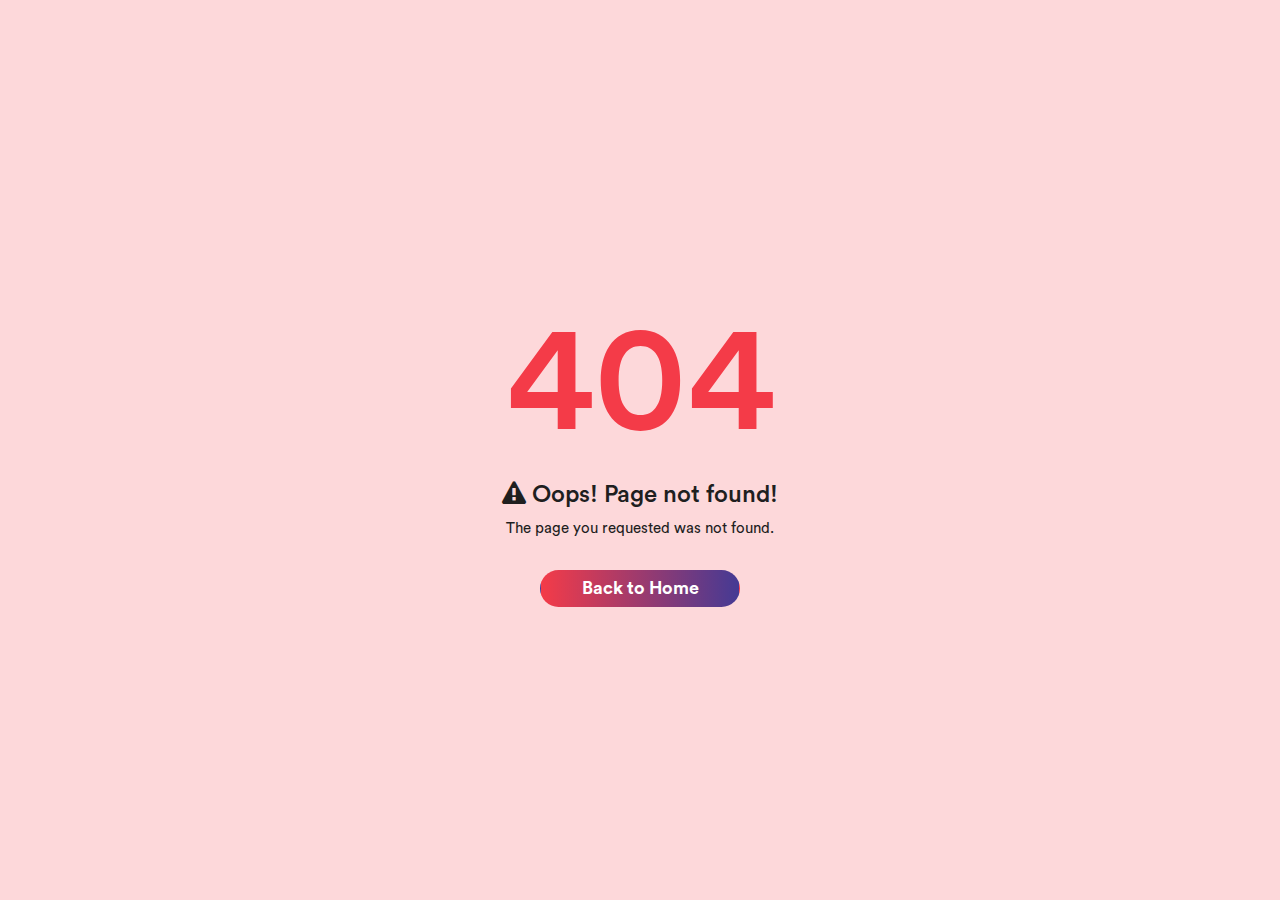
<file: admin/error-404.html>
<!DOCTYPE html>
<html lang="en">
    <head>
        <meta charset="utf-8">
        <meta name="viewport" content="width=device-width, initial-scale=1.0, user-scalable=0">
        <meta name="description" content="Smarthr - Bootstrap Admin Template">
		<meta name="keywords" content="admin, estimates, bootstrap, business, corporate, creative, management, minimal, modern, accounts, invoice, html5, responsive, CRM, Projects">
        <meta name="author" content="Dreamguys - Bootstrap Admin Template">
        <meta name="robots" content="noindex, nofollow">
        <title>Error 404 - HRMS admin template</title>
		
		<!-- Favicon -->
        <link rel="shortcut icon" type="image/x-icon" href="assets/img/favicon.png">
		
		<!-- Bootstrap CSS -->
        <link rel="stylesheet" href="assets/css/bootstrap.min.css">
		
		<!-- Fontawesome CSS -->
        <link rel="stylesheet" href="assets/css/font-awesome.min.css">
		
		<!-- Lineawesome CSS -->
        <link rel="stylesheet" href="assets/css/line-awesome.min.css">
		
		<!-- Main CSS -->
        <link rel="stylesheet" href="assets/css/style.css">
		
		<!-- HTML5 shim and Respond.js IE8 support of HTML5 elements and media queries -->
		<!--[if lt IE 9]>
			<script src="assets/js/html5shiv.min.js"></script>
			<script src="assets/js/respond.min.js"></script>
		<![endif]-->
    </head>
    <body class="error-page">
		<!-- Main Wrapper -->
        <div class="main-wrapper">
			
			<div class="error-box">
				<h1>404</h1>
				<h3><i class="fa fa-warning"></i> Oops! Page not found!</h3>
				<p>The page you requested was not found.</p>
				<a href="index.html" class="btn btn-custom">Back to Home</a>
			</div>
		
        </div>
		<!-- /Main Wrapper -->
		
		<!-- jQuery -->
        <script src="assets/js/jquery-3.5.1.min.js"></script>
		
		<!-- Bootstrap Core JS -->
        <script src="assets/js/popper.min.js"></script>
        <script src="assets/js/bootstrap.min.js"></script>
		
		<!-- Custom JS -->
		<script src="assets/js/app.js"></script>
		
    </body>
</html>
</file>
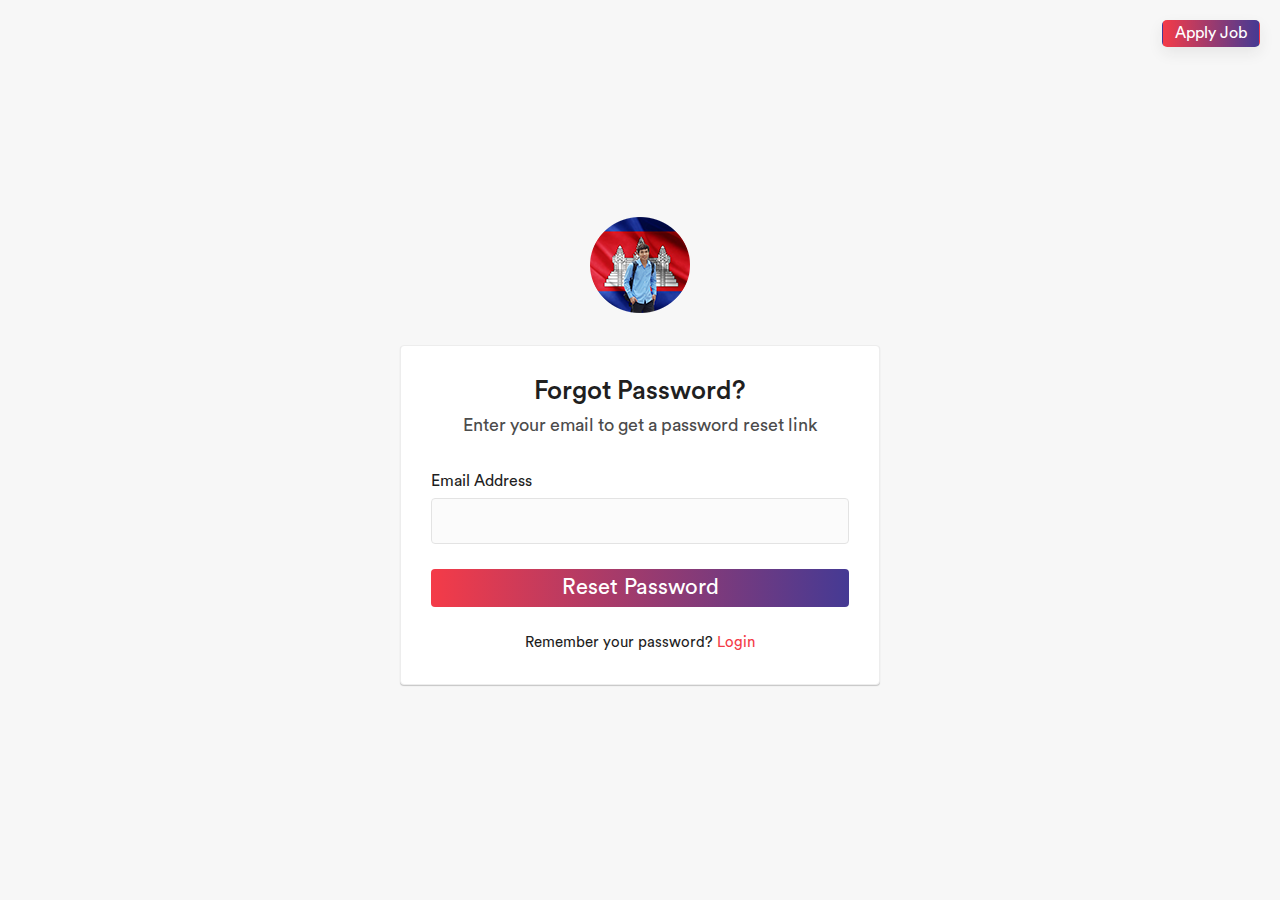
<file: admin/forgot-password.html>
<!DOCTYPE html>
<html lang="en">
    <head>
        <meta charset="utf-8">
        <meta name="viewport" content="width=device-width, initial-scale=1.0, user-scalable=0">
        <meta name="description" content="Smarthr - Bootstrap Admin Template">
		<meta name="keywords" content="admin, estimates, bootstrap, business, corporate, creative, management, minimal, modern, accounts, invoice, html5, responsive, CRM, Projects">
        <meta name="author" content="Dreamguys - Bootstrap Admin Template">
        <meta name="robots" content="noindex, nofollow">
        <title>Forgot Password - HRMS admin template</title>
		
		<!-- Favicon -->
        <link rel="shortcut icon" type="image/x-icon" href="assets/img/favicon.png">
		
		<!-- Bootstrap CSS -->
        <link rel="stylesheet" href="assets/css/bootstrap.min.css">
		
		<!-- Fontawesome CSS -->
        <link rel="stylesheet" href="assets/css/font-awesome.min.css">
		
		<!-- Main CSS -->
        <link rel="stylesheet" href="assets/css/style.css">
		
		<!-- HTML5 shim and Respond.js IE8 support of HTML5 elements and media queries -->
		<!--[if lt IE 9]>
			<script src="assets/js/html5shiv.min.js"></script>
			<script src="assets/js/respond.min.js"></script>
		<![endif]-->
    </head>
    <body class="account-page">
	
		<!-- Main Wrapper -->
        <div class="main-wrapper">
		
			<div class="account-content">
				<a href="job-list.html" class="btn btn-primary apply-btn">Apply Job</a>
				<div class="container">
				
					<!-- Account Logo -->
					<div class="account-logo">
						<a href="index.html"><img src="assets/img/logo2.png" alt="Dreamguy's Technologies"></a>
					</div>
					<!-- /Account Logo -->
					
					<div class="account-box">
						<div class="account-wrapper">
							<h3 class="account-title">Forgot Password?</h3>
							<p class="account-subtitle">Enter your email to get a password reset link</p>
							
							<!-- Account Form -->
							<form>
								<div class="form-group">
									<label>Email Address</label>
									<input class="form-control" type="text">
								</div>
								<div class="form-group text-center">
									<button class="btn btn-primary account-btn" type="submit">Reset Password</button>
								</div>
								<div class="account-footer">
									<p>Remember your password? <a href="login.html">Login</a></p>
								</div>
							</form>
							<!-- /Account Form -->
							
						</div>
					</div>
				</div>
			</div>
        </div>
		<!-- /Main Wrapper -->
		
		<!-- jQuery -->
        <script src="assets/js/jquery-3.5.1.min.js"></script>
		
		<!-- Bootstrap Core JS -->
        <script src="assets/js/popper.min.js"></script>
        <script src="assets/js/bootstrap.min.js"></script>
		
		<!-- Custom JS -->
		<script src="assets/js/app.js"></script>
		
    </body>
</html>
</file>
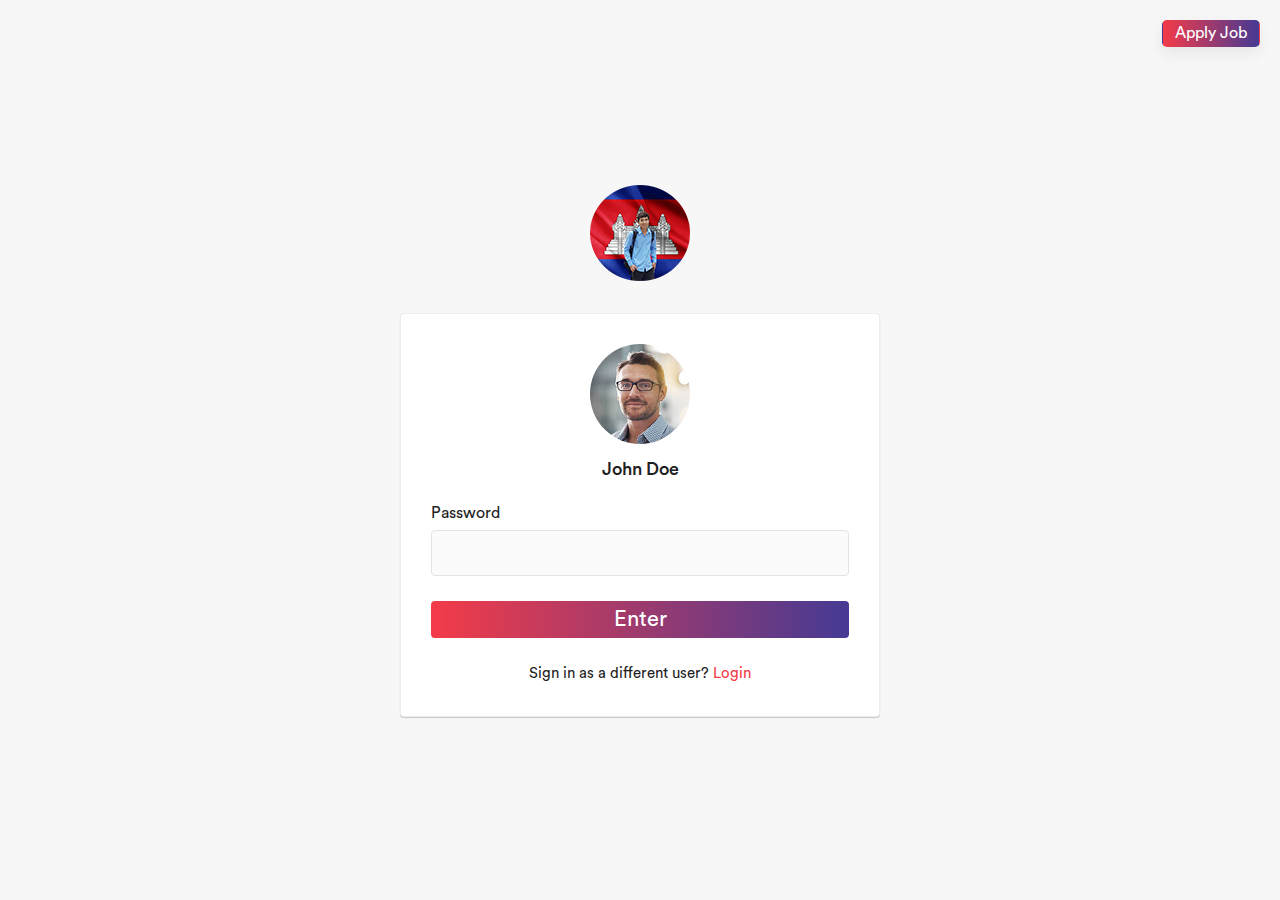
<file: admin/lock-screen.html>
<!DOCTYPE html>
<html lang="en">
    <head>
        <meta charset="utf-8">
        <meta name="viewport" content="width=device-width, initial-scale=1.0, user-scalable=0">
        <meta name="description" content="Smarthr - Bootstrap Admin Template">
		<meta name="keywords" content="admin, estimates, bootstrap, business, corporate, creative, management, minimal, modern, accounts, invoice, html5, responsive, CRM, Projects">
        <meta name="author" content="Dreamguys - Bootstrap Admin Template">
        <meta name="robots" content="noindex, nofollow">
        <title>Lock Screen - HRMS admin template</title>
		
		<!-- Favicon -->
        <link rel="shortcut icon" type="image/x-icon" href="assets/img/favicon.png">
		
		<!-- Bootstrap CSS -->
        <link rel="stylesheet" href="assets/css/bootstrap.min.css">
		
		<!-- Fontawesome CSS -->
        <link rel="stylesheet" href="assets/css/font-awesome.min.css">
		
		<!-- Main CSS -->
        <link rel="stylesheet" href="assets/css/style.css">
		
		<!-- HTML5 shim and Respond.js IE8 support of HTML5 elements and media queries -->
		<!--[if lt IE 9]>
			<script src="assets/js/html5shiv.min.js"></script>
			<script src="assets/js/respond.min.js"></script>
		<![endif]-->
    </head>
    <body class="account-page">
	
		<!-- Main Wrapper -->
        <div class="main-wrapper">
			<div class="account-content">
				<a href="job-list.html" class="btn btn-primary apply-btn">Apply Job</a>
				<div class="container">
				
					<!-- Account Logo -->
					<div class="account-logo">
						<a href="index.html"><img src="assets/img/logo2.png" alt="Dreamguy's Technologies"></a>
					</div>
					<!-- /Account Logo -->
					
					<div class="account-box">
						<div class="account-wrapper">

							<!-- Lock User Img -->
							<div class="lock-user">
								<img alt="" src="assets/img/profiles/avatar-02.jpg" class="rounded-circle">
								<h4>John Doe</h4>
							</div>
							<!-- /Lock User Img -->
							
							<!-- Account Form -->
							<form action="index.html">
								<div class="form-group">
									<label>Password</label>
									<input class="form-control" type="password">
								</div>
								<div class="form-group text-center">
									<button class="btn btn-primary account-btn" type="submit">Enter</button>
								</div>
								<div class="account-footer">
									<p>Sign in as a different user? <a href="register.html">Login</a></p>
								</div>
							</form>
							<!-- /Account Form -->
							
						</div>
					</div>
				</div>
			</div>
        </div>
		<!-- /Main Wrapper -->
		
		<!-- jQuery -->
        <script src="assets/js/jquery-3.5.1.min.js"></script>
		
		<!-- Bootstrap Core JS -->
        <script src="assets/js/popper.min.js"></script>
        <script src="assets/js/bootstrap.min.js"></script>
		
		<!-- Custom JS -->
		<script src="assets/js/app.js"></script>
		
    </body>
</html>
</file>
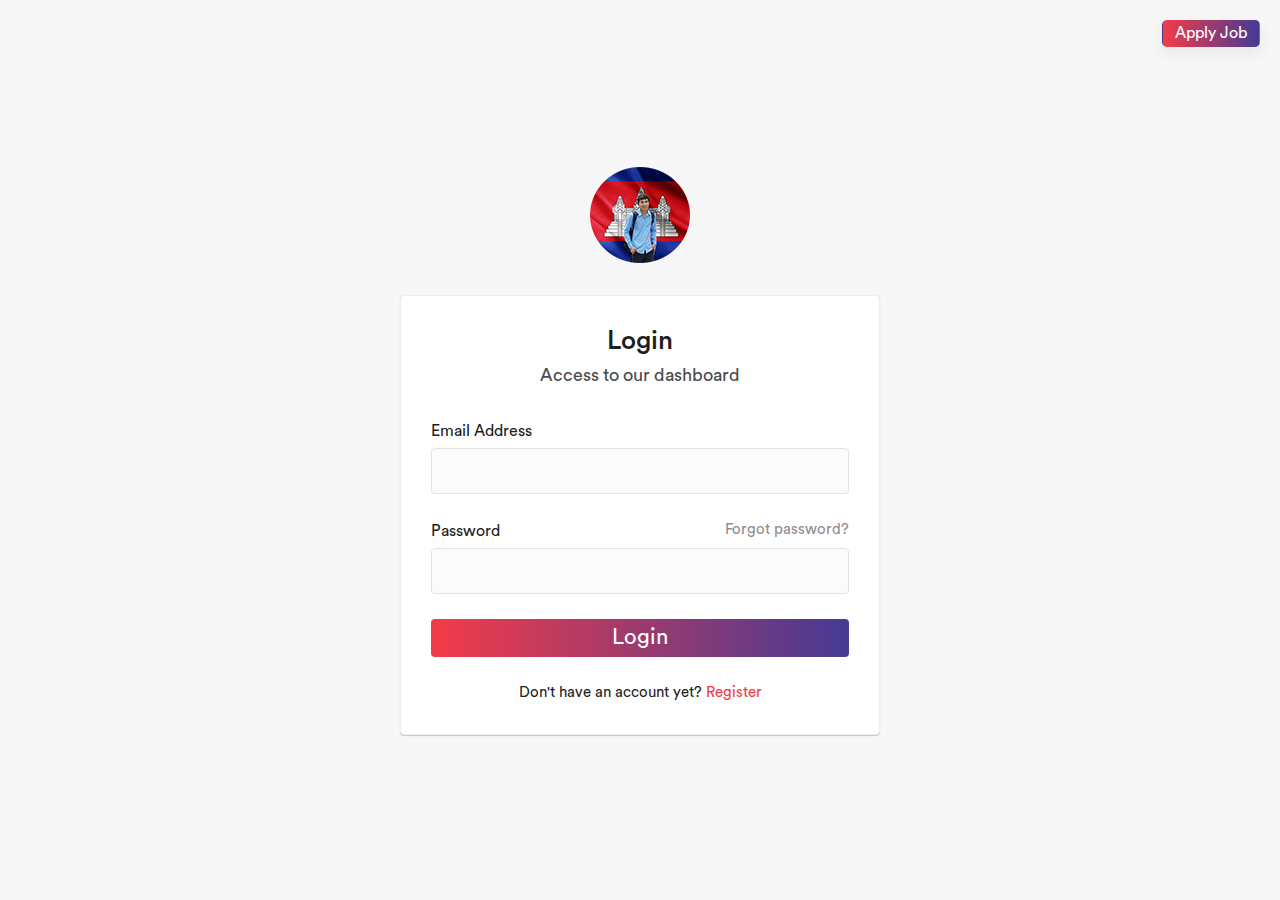
<file: admin/login.html>
<!DOCTYPE html>
<html lang="en">
    <head>
        <meta charset="utf-8">
        <meta name="viewport" content="width=device-width, initial-scale=1.0, user-scalable=0">
        <meta name="description" content="Smarthr - Bootstrap Admin Template">
		<meta name="keywords" content="admin, estimates, bootstrap, business, corporate, creative, management, minimal, modern, accounts, invoice, html5, responsive, CRM, Projects">
        <meta name="author" content="Dreamguys - Bootstrap Admin Template">
        <meta name="robots" content="noindex, nofollow">
        <title>Login - HRMS admin template</title>
		
		<!-- Favicon -->
        <link rel="shortcut icon" type="image/x-icon" href="assets/img/favicon.png">
		
		<!-- Bootstrap CSS -->
        <link rel="stylesheet" href="assets/css/bootstrap.min.css">
		
		<!-- Fontawesome CSS -->
        <link rel="stylesheet" href="assets/css/font-awesome.min.css">
		
		<!-- Main CSS -->
        <link rel="stylesheet" href="assets/css/style.css">
		
		<!-- HTML5 shim and Respond.js IE8 support of HTML5 elements and media queries -->
		<!--[if lt IE 9]>
			<script src="assets/js/html5shiv.min.js"></script>
			<script src="assets/js/respond.min.js"></script>
		<![endif]-->
    </head>
    <body class="account-page">
	
		<!-- Main Wrapper -->
        <div class="main-wrapper">
			<div class="account-content">
				<a href="job-list.html" class="btn btn-primary apply-btn">Apply Job</a>
				<div class="container">
				
					<!-- Account Logo -->
					<div class="account-logo">
						<a href="index.html"><img src="assets/img/logo2.png" alt="Dreamguy's Technologies"></a>
					</div>
					<!-- /Account Logo -->
					
					<div class="account-box">
						<div class="account-wrapper">
							<h3 class="account-title">Login</h3>
							<p class="account-subtitle">Access to our dashboard</p>
							
							<!-- Account Form -->
							<form action="index.html">
								<div class="form-group">
									<label>Email Address</label>
									<input class="form-control" type="text">
								</div>
								<div class="form-group">
									<div class="row">
										<div class="col">
											<label>Password</label>
										</div>
										<div class="col-auto">
											<a class="text-muted" href="forgot-password.html">
												Forgot password?
											</a>
										</div>
									</div>
									<input class="form-control" type="password">
								</div>
								<div class="form-group text-center">
									<button class="btn btn-primary account-btn" type="submit">Login</button>
								</div>
								<div class="account-footer">
									<p>Don't have an account yet? <a href="register.html">Register</a></p>
								</div>
							</form>
							<!-- /Account Form -->
							
						</div>
					</div>
				</div>
			</div>
        </div>
		<!-- /Main Wrapper -->
		
		<!-- jQuery -->
        <script src="assets/js/jquery-3.5.1.min.js"></script>
		
		<!-- Bootstrap Core JS -->
        <script src="assets/js/popper.min.js"></script>
        <script src="assets/js/bootstrap.min.js"></script>
		
		<!-- Custom JS -->
		<script src="assets/js/app.js"></script>
		
    </body>
</html>
</file>
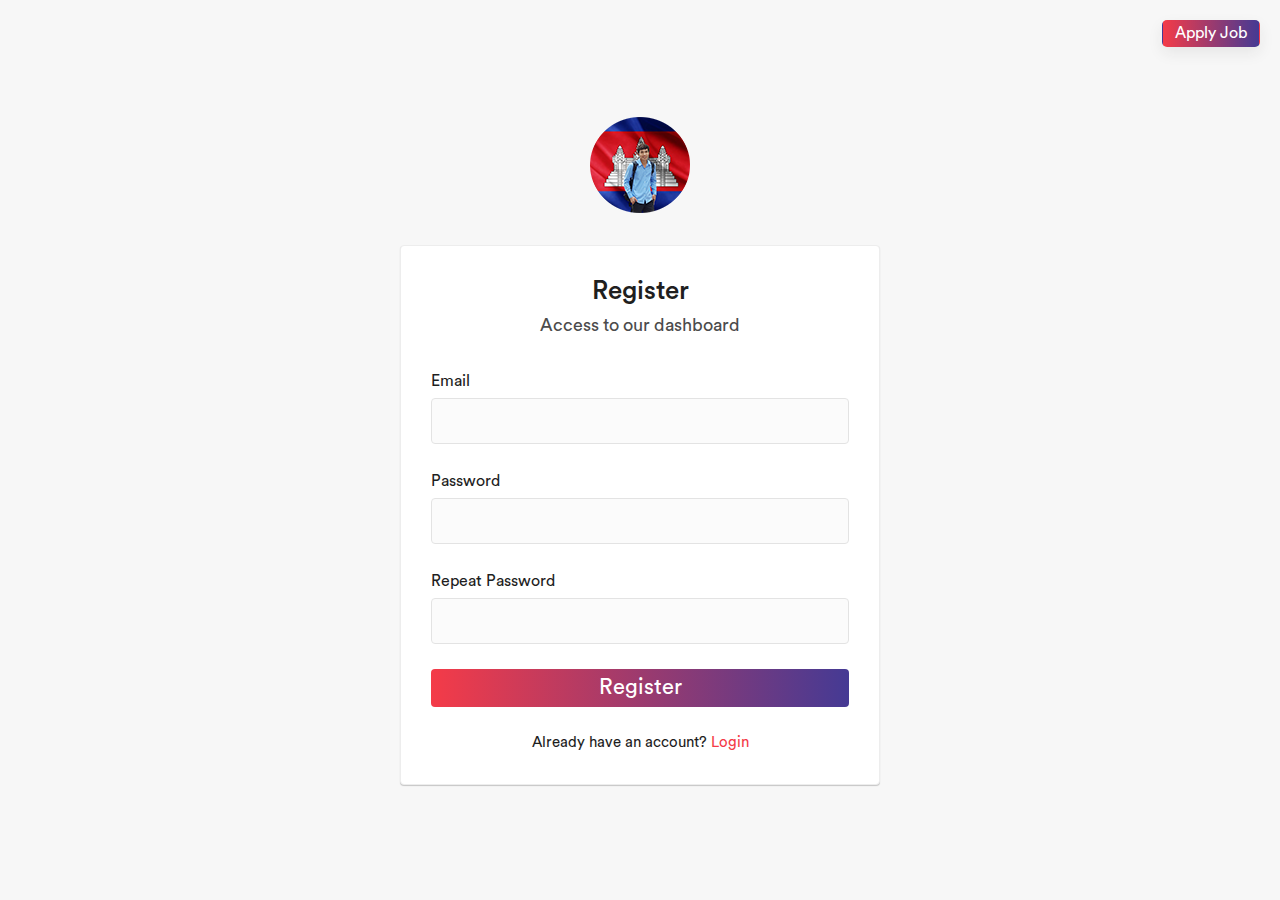
<file: admin/register.html>
<!DOCTYPE html>
<html lang="en">
    <head>
        <meta charset="utf-8">
        <meta name="viewport" content="width=device-width, initial-scale=1.0, user-scalable=0">
        <meta name="description" content="Smarthr - Bootstrap Admin Template">
		<meta name="keywords" content="admin, estimates, bootstrap, business, corporate, creative, management, minimal, modern, accounts, invoice, html5, responsive, CRM, Projects">
        <meta name="author" content="Dreamguys - Bootstrap Admin Template">
        <meta name="robots" content="noindex, nofollow">
        <title>Register - HRMS admin template</title>
		
		<!-- Favicon -->
        <link rel="shortcut icon" type="image/x-icon" href="assets/img/favicon.png">
		
		<!-- Bootstrap CSS -->
        <link rel="stylesheet" href="assets/css/bootstrap.min.css">
		
		<!-- Fontawesome CSS -->
        <link rel="stylesheet" href="assets/css/font-awesome.min.css">
		
		<!-- Main CSS -->
        <link rel="stylesheet" href="assets/css/style.css">
		
		<!-- HTML5 shim and Respond.js IE8 support of HTML5 elements and media queries -->
		<!--[if lt IE 9]>
			<script src="assets/js/html5shiv.min.js"></script>
			<script src="assets/js/respond.min.js"></script>
		<![endif]-->
    </head>
    <body class="account-page">
	
		<!-- Main Wrapper -->
        <div class="main-wrapper">
			<div class="account-content">
				<a href="job-list.html" class="btn btn-primary apply-btn">Apply Job</a>
				<div class="container">
				
					<!-- Account Logo -->
					<div class="account-logo">
						<a href="index.html"><img src="assets/img/logo2.png" alt="Dreamguy's Technologies"></a>
					</div>
					<!-- /Account Logo -->
					
					<div class="account-box">
						<div class="account-wrapper">
							<h3 class="account-title">Register</h3>
							<p class="account-subtitle">Access to our dashboard</p>
							
							<!-- Account Form -->
							<form action="index.html">
								<div class="form-group">
									<label>Email</label>
									<input class="form-control" type="text">
								</div>
								<div class="form-group">
									<label>Password</label>
									<input class="form-control" type="password">
								</div>
								<div class="form-group">
									<label>Repeat Password</label>
									<input class="form-control" type="password">
								</div>
								<div class="form-group text-center">
									<button class="btn btn-primary account-btn" type="submit">Register</button>
								</div>
								<div class="account-footer">
									<p>Already have an account? <a href="login.html">Login</a></p>
								</div>
							</form>
							<!-- /Account Form -->
						</div>
					</div>
				</div>
			</div>
        </div>
		<!-- /Main Wrapper -->
		
		<!-- jQuery -->
        <script src="assets/js/jquery-3.5.1.min.js"></script>
		
		<!-- Bootstrap Core JS -->
        <script src="assets/js/popper.min.js"></script>
        <script src="assets/js/bootstrap.min.js"></script>
		
		<!-- Custom JS -->
		<script src="assets/js/app.js"></script>
		
    </body>
</html>
</file>
<file: admin/assets/css/line-awesome.min.css>
.la,.lab,.lad,.lal,.lar,.las{-moz-osx-font-smoothing:grayscale;-webkit-font-smoothing:antialiased;display:inline-block;font-style:normal;font-variant:normal;text-rendering:auto;line-height:1}.la-lg{font-size:1.33333em;line-height:.75em;vertical-align:-.0667em}.la-xs{font-size:.75em}.la-sm{font-size:.875em}.la-1x{font-size:1em}.la-2x{font-size:2em}.la-3x{font-size:3em}.la-4x{font-size:4em}.la-5x{font-size:5em}.la-6x{font-size:6em}.la-7x{font-size:7em}.la-8x{font-size:8em}.la-9x{font-size:9em}.la-10x{font-size:10em}.la-fw{text-align:center;width:1.25em}.la-ul{list-style-type:none;margin-left:2.5em;padding-left:0}.la-ul>li{position:relative}.la-li{left:-2em;position:absolute;text-align:center;width:2em;line-height:inherit}.la-border{border:solid .08em #eee;border-radius:.1em;padding:.2em .25em .15em}.la-pull-left{float:left}.la-pull-right{float:right}.la.la-pull-left,.lab.la-pull-left,.lal.la-pull-left,.lar.la-pull-left,.las.la-pull-left{margin-right:.3em}.la.la-pull-right,.lab.la-pull-right,.lal.la-pull-right,.lar.la-pull-right,.las.la-pull-right{margin-left:.3em}.la-spin{-webkit-animation:la-spin 2s infinite linear;animation:la-spin 2s infinite linear}.la-pulse{-webkit-animation:la-spin 1s infinite steps(8);animation:la-spin 1s infinite steps(8)}@-webkit-keyframes la-spin{0%{-webkit-transform:rotate(0);transform:rotate(0)}100%{-webkit-transform:rotate(360deg);transform:rotate(360deg)}}@keyframes la-spin{0%{-webkit-transform:rotate(0);transform:rotate(0)}100%{-webkit-transform:rotate(360deg);transform:rotate(360deg)}}.la-rotate-90{-webkit-transform:rotate(90deg);transform:rotate(90deg)}.la-rotate-180{-webkit-transform:rotate(180deg);transform:rotate(180deg)}.la-rotate-270{-webkit-transform:rotate(270deg);transform:rotate(270deg)}.la-flip-horizontal{-webkit-transform:scale(-1,1);transform:scale(-1,1)}.la-flip-vertical{-webkit-transform:scale(1,-1);transform:scale(1,-1)}.la-flip-both,.la-flip-horizontal.la-flip-vertical{-webkit-transform:scale(-1,-1);transform:scale(-1,-1)}:root .la-flip-both,:root .la-flip-horizontal,:root .la-flip-vertical,:root .la-rotate-180,:root .la-rotate-270,:root .la-rotate-90{-webkit-filter:none;filter:none}.la-stack{display:inline-block;height:2em;line-height:2em;position:relative;vertical-align:middle;width:2.5em}.la-stack-1x,.la-stack-2x{left:0;position:absolute;text-align:center;width:100%}.la-stack-1x{line-height:inherit}.la-stack-2x{font-size:2em}.la-inverse{color:#fff}.la-500px:before{content:"\f26e"}.la-accessible-icon:before{content:"\f368"}.la-accusoft:before{content:"\f369"}.la-acquisitions-incorporated:before{content:"\f6af"}.la-ad:before{content:"\f641"}.la-address-book:before{content:"\f2b9"}.la-address-card:before{content:"\f2bb"}.la-adjust:before{content:"\f042"}.la-adn:before{content:"\f170"}.la-adobe:before{content:"\f778"}.la-adversal:before{content:"\f36a"}.la-affiliatetheme:before{content:"\f36b"}.la-air-freshener:before{content:"\f5d0"}.la-airbnb:before{content:"\f834"}.la-algolia:before{content:"\f36c"}.la-align-center:before{content:"\f037"}.la-align-justify:before{content:"\f039"}.la-align-left:before{content:"\f036"}.la-align-right:before{content:"\f038"}.la-alipay:before{content:"\f642"}.la-allergies:before{content:"\f461"}.la-amazon:before{content:"\f270"}.la-amazon-pay:before{content:"\f42c"}.la-ambulance:before{content:"\f0f9"}.la-american-sign-language-interpreting:before{content:"\f2a3"}.la-amilia:before{content:"\f36d"}.la-anchor:before{content:"\f13d"}.la-android:before{content:"\f17b"}.la-angellist:before{content:"\f209"}.la-angle-double-down:before{content:"\f103"}.la-angle-double-left:before{content:"\f100"}.la-angle-double-right:before{content:"\f101"}.la-angle-double-up:before{content:"\f102"}.la-angle-down:before{content:"\f107"}.la-angle-left:before{content:"\f104"}.la-angle-right:before{content:"\f105"}.la-angle-up:before{content:"\f106"}.la-angry:before{content:"\f556"}.la-angrycreative:before{content:"\f36e"}.la-angular:before{content:"\f420"}.la-ankh:before{content:"\f644"}.la-app-store:before{content:"\f36f"}.la-app-store-ios:before{content:"\f370"}.la-apper:before{content:"\f371"}.la-apple:before{content:"\f179"}.la-apple-alt:before{content:"\f5d1"}.la-apple-pay:before{content:"\f415"}.la-archive:before{content:"\f187"}.la-archway:before{content:"\f557"}.la-arrow-alt-circle-down:before{content:"\f358"}.la-arrow-alt-circle-left:before{content:"\f359"}.la-arrow-alt-circle-right:before{content:"\f35a"}.la-arrow-alt-circle-up:before{content:"\f35b"}.la-arrow-circle-down:before{content:"\f0ab"}.la-arrow-circle-left:before{content:"\f0a8"}.la-arrow-circle-right:before{content:"\f0a9"}.la-arrow-circle-up:before{content:"\f0aa"}.la-arrow-down:before{content:"\f063"}.la-arrow-left:before{content:"\f060"}.la-arrow-right:before{content:"\f061"}.la-arrow-up:before{content:"\f062"}.la-arrows-alt:before{content:"\f0b2"}.la-arrows-alt-h:before{content:"\f337"}.la-arrows-alt-v:before{content:"\f338"}.la-artstation:before{content:"\f77a"}.la-assistive-listening-systems:before{content:"\f2a2"}.la-asterisk:before{content:"\f069"}.la-asymmetrik:before{content:"\f372"}.la-at:before{content:"\f1fa"}.la-atlas:before{content:"\f558"}.la-atlassian:before{content:"\f77b"}.la-atom:before{content:"\f5d2"}.la-audible:before{content:"\f373"}.la-audio-description:before{content:"\f29e"}.la-autoprefixer:before{content:"\f41c"}.la-avianex:before{content:"\f374"}.la-aviato:before{content:"\f421"}.la-award:before{content:"\f559"}.la-aws:before{content:"\f375"}.la-baby:before{content:"\f77c"}.la-baby-carriage:before{content:"\f77d"}.la-backspace:before{content:"\f55a"}.la-backward:before{content:"\f04a"}.la-bacon:before{content:"\f7e5"}.la-balance-scale:before{content:"\f24e"}.la-balance-scale-left:before{content:"\f515"}.la-balance-scale-right:before{content:"\f516"}.la-ban:before{content:"\f05e"}.la-band-aid:before{content:"\f462"}.la-bandcamp:before{content:"\f2d5"}.la-barcode:before{content:"\f02a"}.la-bars:before{content:"\f0c9"}.la-baseball-ball:before{content:"\f433"}.la-basketball-ball:before{content:"\f434"}.la-bath:before{content:"\f2cd"}.la-battery-empty:before{content:"\f244"}.la-battery-full:before{content:"\f240"}.la-battery-half:before{content:"\f242"}.la-battery-quarter:before{content:"\f243"}.la-battery-three-quarters:before{content:"\f241"}.la-battle-net:before{content:"\f835"}.la-bed:before{content:"\f236"}.la-beer:before{content:"\f0fc"}.la-behance:before{content:"\f1b4"}.la-behance-square:before{content:"\f1b5"}.la-bell:before{content:"\f0f3"}.la-bell-slash:before{content:"\f1f6"}.la-bezier-curve:before{content:"\f55b"}.la-bible:before{content:"\f647"}.la-bicycle:before{content:"\f206"}.la-biking:before{content:"\f84a"}.la-bimobject:before{content:"\f378"}.la-binoculars:before{content:"\f1e5"}.la-biohazard:before{content:"\f780"}.la-birthday-cake:before{content:"\f1fd"}.la-bitbucket:before{content:"\f171"}.la-bitcoin:before{content:"\f379"}.la-bity:before{content:"\f37a"}.la-black-tie:before{content:"\f27e"}.la-blackberry:before{content:"\f37b"}.la-blender:before{content:"\f517"}.la-blender-phone:before{content:"\f6b6"}.la-blind:before{content:"\f29d"}.la-blog:before{content:"\f781"}.la-blogger:before{content:"\f37c"}.la-blogger-b:before{content:"\f37d"}.la-bluetooth:before{content:"\f293"}.la-bluetooth-b:before{content:"\f294"}.la-bold:before{content:"\f032"}.la-bolt:before{content:"\f0e7"}.la-bomb:before{content:"\f1e2"}.la-bone:before{content:"\f5d7"}.la-bong:before{content:"\f55c"}.la-book:before{content:"\f02d"}.la-book-dead:before{content:"\f6b7"}.la-book-medical:before{content:"\f7e6"}.la-book-open:before{content:"\f518"}.la-book-reader:before{content:"\f5da"}.la-bookmark:before{content:"\f02e"}.la-bootstrap:before{content:"\f836"}.la-border-all:before{content:"\f84c"}.la-border-none:before{content:"\f850"}.la-border-style:before{content:"\f853"}.la-bowling-ball:before{content:"\f436"}.la-box:before{content:"\f466"}.la-box-open:before{content:"\f49e"}.la-boxes:before{content:"\f468"}.la-braille:before{content:"\f2a1"}.la-brain:before{content:"\f5dc"}.la-bread-slice:before{content:"\f7ec"}.la-briefcase:before{content:"\f0b1"}.la-briefcase-medical:before{content:"\f469"}.la-broadcast-tower:before{content:"\f519"}.la-broom:before{content:"\f51a"}.la-brush:before{content:"\f55d"}.la-btc:before{content:"\f15a"}.la-buffer:before{content:"\f837"}.la-bug:before{content:"\f188"}.la-building:before{content:"\f1ad"}.la-bullhorn:before{content:"\f0a1"}.la-bullseye:before{content:"\f140"}.la-burn:before{content:"\f46a"}.la-buromobelexperte:before{content:"\f37f"}.la-bus:before{content:"\f207"}.la-bus-alt:before{content:"\f55e"}.la-business-time:before{content:"\f64a"}.la-buy-n-large:before{content:"\f8a6"}.la-buysellads:before{content:"\f20d"}.la-calculator:before{content:"\f1ec"}.la-calendar:before{content:"\f133"}.la-calendar-alt:before{content:"\f073"}.la-calendar-check:before{content:"\f274"}.la-calendar-day:before{content:"\f783"}.la-calendar-minus:before{content:"\f272"}.la-calendar-plus:before{content:"\f271"}.la-calendar-times:before{content:"\f273"}.la-calendar-week:before{content:"\f784"}.la-camera:before{content:"\f030"}.la-camera-retro:before{content:"\f083"}.la-campground:before{content:"\f6bb"}.la-canadian-maple-leaf:before{content:"\f785"}.la-candy-cane:before{content:"\f786"}.la-cannabis:before{content:"\f55f"}.la-capsules:before{content:"\f46b"}.la-car:before{content:"\f1b9"}.la-car-alt:before{content:"\f5de"}.la-car-battery:before{content:"\f5df"}.la-car-crash:before{content:"\f5e1"}.la-car-side:before{content:"\f5e4"}.la-caret-down:before{content:"\f0d7"}.la-caret-left:before{content:"\f0d9"}.la-caret-right:before{content:"\f0da"}.la-caret-square-down:before{content:"\f150"}.la-caret-square-left:before{content:"\f191"}.la-caret-square-right:before{content:"\f152"}.la-caret-square-up:before{content:"\f151"}.la-caret-up:before{content:"\f0d8"}.la-carrot:before{content:"\f787"}.la-cart-arrow-down:before{content:"\f218"}.la-cart-plus:before{content:"\f217"}.la-cash-register:before{content:"\f788"}.la-cat:before{content:"\f6be"}.la-cc-amazon-pay:before{content:"\f42d"}.la-cc-amex:before{content:"\f1f3"}.la-cc-apple-pay:before{content:"\f416"}.la-cc-diners-club:before{content:"\f24c"}.la-cc-discover:before{content:"\f1f2"}.la-cc-jcb:before{content:"\f24b"}.la-cc-mastercard:before{content:"\f1f1"}.la-cc-paypal:before{content:"\f1f4"}.la-cc-stripe:before{content:"\f1f5"}.la-cc-visa:before{content:"\f1f0"}.la-centercode:before{content:"\f380"}.la-centos:before{content:"\f789"}.la-certificate:before{content:"\f0a3"}.la-chair:before{content:"\f6c0"}.la-chalkboard:before{content:"\f51b"}.la-chalkboard-teacher:before{content:"\f51c"}.la-charging-station:before{content:"\f5e7"}.la-chart-area:before{content:"\f1fe"}.la-chart-bar:before{content:"\f080"}.la-chart-line:before{content:"\f201"}.la-chart-pie:before{content:"\f200"}.la-check:before{content:"\f00c"}.la-check-circle:before{content:"\f058"}.la-check-double:before{content:"\f560"}.la-check-square:before{content:"\f14a"}.la-cheese:before{content:"\f7ef"}.la-chess:before{content:"\f439"}.la-chess-bishop:before{content:"\f43a"}.la-chess-board:before{content:"\f43c"}.la-chess-king:before{content:"\f43f"}.la-chess-knight:before{content:"\f441"}.la-chess-pawn:before{content:"\f443"}.la-chess-queen:before{content:"\f445"}.la-chess-rook:before{content:"\f447"}.la-chevron-circle-down:before{content:"\f13a"}.la-chevron-circle-left:before{content:"\f137"}.la-chevron-circle-right:before{content:"\f138"}.la-chevron-circle-up:before{content:"\f139"}.la-chevron-down:before{content:"\f078"}.la-chevron-left:before{content:"\f053"}.la-chevron-right:before{content:"\f054"}.la-chevron-up:before{content:"\f077"}.la-child:before{content:"\f1ae"}.la-chrome:before{content:"\f268"}.la-chromecast:before{content:"\f838"}.la-church:before{content:"\f51d"}.la-circle:before{content:"\f111"}.la-circle-notch:before{content:"\f1ce"}.la-city:before{content:"\f64f"}.la-clinic-medical:before{content:"\f7f2"}.la-clipboard:before{content:"\f328"}.la-clipboard-check:before{content:"\f46c"}.la-clipboard-list:before{content:"\f46d"}.la-clock:before{content:"\f017"}.la-clone:before{content:"\f24d"}.la-closed-captioning:before{content:"\f20a"}.la-cloud:before{content:"\f0c2"}.la-cloud-download-alt:before{content:"\f381"}.la-cloud-meatball:before{content:"\f73b"}.la-cloud-moon:before{content:"\f6c3"}.la-cloud-moon-rain:before{content:"\f73c"}.la-cloud-rain:before{content:"\f73d"}.la-cloud-showers-heavy:before{content:"\f740"}.la-cloud-sun:before{content:"\f6c4"}.la-cloud-sun-rain:before{content:"\f743"}.la-cloud-upload-alt:before{content:"\f382"}.la-cloudscale:before{content:"\f383"}.la-cloudsmith:before{content:"\f384"}.la-cloudversify:before{content:"\f385"}.la-cocktail:before{content:"\f561"}.la-code:before{content:"\f121"}.la-code-branch:before{content:"\f126"}.la-codepen:before{content:"\f1cb"}.la-codiepie:before{content:"\f284"}.la-coffee:before{content:"\f0f4"}.la-cog:before{content:"\f013"}.la-cogs:before{content:"\f085"}.la-coins:before{content:"\f51e"}.la-columns:before{content:"\f0db"}.la-comment:before{content:"\f075"}.la-comment-alt:before{content:"\f27a"}.la-comment-dollar:before{content:"\f651"}.la-comment-dots:before{content:"\f4ad"}.la-comment-medical:before{content:"\f7f5"}.la-comment-slash:before{content:"\f4b3"}.la-comments:before{content:"\f086"}.la-comments-dollar:before{content:"\f653"}.la-compact-disc:before{content:"\f51f"}.la-compass:before{content:"\f14e"}.la-compress:before{content:"\f066"}.la-compress-arrows-alt:before{content:"\f78c"}.la-concierge-bell:before{content:"\f562"}.la-confluence:before{content:"\f78d"}.la-connectdevelop:before{content:"\f20e"}.la-contao:before{content:"\f26d"}.la-cookie:before{content:"\f563"}.la-cookie-bite:before{content:"\f564"}.la-copy:before{content:"\f0c5"}.la-copyright:before{content:"\f1f9"}.la-cotton-bureau:before{content:"\f89e"}.la-couch:before{content:"\f4b8"}.la-cpanel:before{content:"\f388"}.la-creative-commons:before{content:"\f25e"}.la-creative-commons-by:before{content:"\f4e7"}.la-creative-commons-nc:before{content:"\f4e8"}.la-creative-commons-nc-eu:before{content:"\f4e9"}.la-creative-commons-nc-jp:before{content:"\f4ea"}.la-creative-commons-nd:before{content:"\f4eb"}.la-creative-commons-pd:before{content:"\f4ec"}.la-creative-commons-pd-alt:before{content:"\f4ed"}.la-creative-commons-remix:before{content:"\f4ee"}.la-creative-commons-sa:before{content:"\f4ef"}.la-creative-commons-sampling:before{content:"\f4f0"}.la-creative-commons-sampling-plus:before{content:"\f4f1"}.la-creative-commons-share:before{content:"\f4f2"}.la-creative-commons-zero:before{content:"\f4f3"}.la-credit-card:before{content:"\f09d"}.la-critical-role:before{content:"\f6c9"}.la-crop:before{content:"\f125"}.la-crop-alt:before{content:"\f565"}.la-cross:before{content:"\f654"}.la-crosshairs:before{content:"\f05b"}.la-crow:before{content:"\f520"}.la-crown:before{content:"\f521"}.la-crutch:before{content:"\f7f7"}.la-css3:before{content:"\f13c"}.la-css3-alt:before{content:"\f38b"}.la-cube:before{content:"\f1b2"}.la-cubes:before{content:"\f1b3"}.la-cut:before{content:"\f0c4"}.la-cuttlefish:before{content:"\f38c"}.la-d-and-d:before{content:"\f38d"}.la-d-and-d-beyond:before{content:"\f6ca"}.la-dashcube:before{content:"\f210"}.la-database:before{content:"\f1c0"}.la-deaf:before{content:"\f2a4"}.la-delicious:before{content:"\f1a5"}.la-democrat:before{content:"\f747"}.la-deploydog:before{content:"\f38e"}.la-deskpro:before{content:"\f38f"}.la-desktop:before{content:"\f108"}.la-dev:before{content:"\f6cc"}.la-deviantart:before{content:"\f1bd"}.la-dharmachakra:before{content:"\f655"}.la-dhl:before{content:"\f790"}.la-diagnoses:before{content:"\f470"}.la-diaspora:before{content:"\f791"}.la-dice:before{content:"\f522"}.la-dice-d20:before{content:"\f6cf"}.la-dice-d6:before{content:"\f6d1"}.la-dice-five:before{content:"\f523"}.la-dice-four:before{content:"\f524"}.la-dice-one:before{content:"\f525"}.la-dice-six:before{content:"\f526"}.la-dice-three:before{content:"\f527"}.la-dice-two:before{content:"\f528"}.la-digg:before{content:"\f1a6"}.la-digital-ocean:before{content:"\f391"}.la-digital-tachograph:before{content:"\f566"}.la-directions:before{content:"\f5eb"}.la-discord:before{content:"\f392"}.la-discourse:before{content:"\f393"}.la-divide:before{content:"\f529"}.la-dizzy:before{content:"\f567"}.la-dna:before{content:"\f471"}.la-dochub:before{content:"\f394"}.la-docker:before{content:"\f395"}.la-dog:before{content:"\f6d3"}.la-dollar-sign:before{content:"\f155"}.la-dolly:before{content:"\f472"}.la-dolly-flatbed:before{content:"\f474"}.la-donate:before{content:"\f4b9"}.la-door-closed:before{content:"\f52a"}.la-door-open:before{content:"\f52b"}.la-dot-circle:before{content:"\f192"}.la-dove:before{content:"\f4ba"}.la-download:before{content:"\f019"}.la-draft2digital:before{content:"\f396"}.la-drafting-compass:before{content:"\f568"}.la-dragon:before{content:"\f6d5"}.la-draw-polygon:before{content:"\f5ee"}.la-dribbble:before{content:"\f17d"}.la-dribbble-square:before{content:"\f397"}.la-dropbox:before{content:"\f16b"}.la-drum:before{content:"\f569"}.la-drum-steelpan:before{content:"\f56a"}.la-drumstick-bite:before{content:"\f6d7"}.la-drupal:before{content:"\f1a9"}.la-dumbbell:before{content:"\f44b"}.la-dumpster:before{content:"\f793"}.la-dumpster-fire:before{content:"\f794"}.la-dungeon:before{content:"\f6d9"}.la-dyalog:before{content:"\f399"}.la-earlybirds:before{content:"\f39a"}.la-ebay:before{content:"\f4f4"}.la-edge:before{content:"\f282"}.la-edit:before{content:"\f044"}.la-egg:before{content:"\f7fb"}.la-eject:before{content:"\f052"}.la-elementor:before{content:"\f430"}.la-ellipsis-h:before{content:"\f141"}.la-ellipsis-v:before{content:"\f142"}.la-ello:before{content:"\f5f1"}.la-ember:before{content:"\f423"}.la-empire:before{content:"\f1d1"}.la-envelope:before{content:"\f0e0"}.la-envelope-open:before{content:"\f2b6"}.la-envelope-open-text:before{content:"\f658"}.la-envelope-square:before{content:"\f199"}.la-envira:before{content:"\f299"}.la-equals:before{content:"\f52c"}.la-eraser:before{content:"\f12d"}.la-erlang:before{content:"\f39d"}.la-ethereum:before{content:"\f42e"}.la-ethernet:before{content:"\f796"}.la-etsy:before{content:"\f2d7"}.la-euro-sign:before{content:"\f153"}.la-evernote:before{content:"\f839"}.la-exchange-alt:before{content:"\f362"}.la-exclamation:before{content:"\f12a"}.la-exclamation-circle:before{content:"\f06a"}.la-exclamation-triangle:before{content:"\f071"}.la-expand:before{content:"\f065"}.la-expand-arrows-alt:before{content:"\f31e"}.la-expeditedssl:before{content:"\f23e"}.la-external-link-alt:before{content:"\f35d"}.la-external-link-square-alt:before{content:"\f360"}.la-eye:before{content:"\f06e"}.la-eye-dropper:before{content:"\f1fb"}.la-eye-slash:before{content:"\f070"}.la-facebook:before{content:"\f09a"}.la-facebook-f:before{content:"\f39e"}.la-facebook-messenger:before{content:"\f39f"}.la-facebook-square:before{content:"\f082"}.la-fan:before{content:"\f863"}.la-fantasy-flight-games:before{content:"\f6dc"}.la-fast-backward:before{content:"\f049"}.la-fast-forward:before{content:"\f050"}.la-fax:before{content:"\f1ac"}.la-feather:before{content:"\f52d"}.la-feather-alt:before{content:"\f56b"}.la-fedex:before{content:"\f797"}.la-fedora:before{content:"\f798"}.la-female:before{content:"\f182"}.la-fighter-jet:before{content:"\f0fb"}.la-figma:before{content:"\f799"}.la-file:before{content:"\f15b"}.la-file-alt:before{content:"\f15c"}.la-file-archive:before{content:"\f1c6"}.la-file-audio:before{content:"\f1c7"}.la-file-code:before{content:"\f1c9"}.la-file-contract:before{content:"\f56c"}.la-file-csv:before{content:"\f6dd"}.la-file-download:before{content:"\f56d"}.la-file-excel:before{content:"\f1c3"}.la-file-export:before{content:"\f56e"}.la-file-image:before{content:"\f1c5"}.la-file-import:before{content:"\f56f"}.la-file-invoice:before{content:"\f570"}.la-file-invoice-dollar:before{content:"\f571"}.la-file-medical:before{content:"\f477"}.la-file-medical-alt:before{content:"\f478"}.la-file-pdf:before{content:"\f1c1"}.la-file-powerpoint:before{content:"\f1c4"}.la-file-prescription:before{content:"\f572"}.la-file-signature:before{content:"\f573"}.la-file-upload:before{content:"\f574"}.la-file-video:before{content:"\f1c8"}.la-file-word:before{content:"\f1c2"}.la-fill:before{content:"\f575"}.la-fill-drip:before{content:"\f576"}.la-film:before{content:"\f008"}.la-filter:before{content:"\f0b0"}.la-fingerprint:before{content:"\f577"}.la-fire:before{content:"\f06d"}.la-fire-alt:before{content:"\f7e4"}.la-fire-extinguisher:before{content:"\f134"}.la-firefox:before{content:"\f269"}.la-first-aid:before{content:"\f479"}.la-first-order:before{content:"\f2b0"}.la-first-order-alt:before{content:"\f50a"}.la-firstdraft:before{content:"\f3a1"}.la-fish:before{content:"\f578"}.la-fist-raised:before{content:"\f6de"}.la-flag:before{content:"\f024"}.la-flag-checkered:before{content:"\f11e"}.la-flag-usa:before{content:"\f74d"}.la-flask:before{content:"\f0c3"}.la-flickr:before{content:"\f16e"}.la-flipboard:before{content:"\f44d"}.la-flushed:before{content:"\f579"}.la-fly:before{content:"\f417"}.la-folder:before{content:"\f07b"}.la-folder-minus:before{content:"\f65d"}.la-folder-open:before{content:"\f07c"}.la-folder-plus:before{content:"\f65e"}.la-font:before{content:"\f031"}.la-font-awesome:before{content:"\f2b4"}.la-font-awesome-alt:before{content:"\f35c"}.la-font-awesome-flag:before{content:"\f425"}.la-font-awesome-logo-full:before{content:"\f4e6"}.la-fonticons:before{content:"\f280"}.la-fonticons-fi:before{content:"\f3a2"}.la-football-ball:before{content:"\f44e"}.la-fort-awesome:before{content:"\f286"}.la-fort-awesome-alt:before{content:"\f3a3"}.la-forumbee:before{content:"\f211"}.la-forward:before{content:"\f04e"}.la-foursquare:before{content:"\f180"}.la-free-code-camp:before{content:"\f2c5"}.la-freebsd:before{content:"\f3a4"}.la-frog:before{content:"\f52e"}.la-frown:before{content:"\f119"}.la-frown-open:before{content:"\f57a"}.la-fulcrum:before{content:"\f50b"}.la-funnel-dollar:before{content:"\f662"}.la-futbol:before{content:"\f1e3"}.la-galactic-republic:before{content:"\f50c"}.la-galactic-senate:before{content:"\f50d"}.la-gamepad:before{content:"\f11b"}.la-gas-pump:before{content:"\f52f"}.la-gavel:before{content:"\f0e3"}.la-gem:before{content:"\f3a5"}.la-genderless:before{content:"\f22d"}.la-get-pocket:before{content:"\f265"}.la-gg:before{content:"\f260"}.la-gg-circle:before{content:"\f261"}.la-ghost:before{content:"\f6e2"}.la-gift:before{content:"\f06b"}.la-gifts:before{content:"\f79c"}.la-git:before{content:"\f1d3"}.la-git-alt:before{content:"\f841"}.la-git-square:before{content:"\f1d2"}.la-github:before{content:"\f09b"}.la-github-alt:before{content:"\f113"}.la-github-square:before{content:"\f092"}.la-gitkraken:before{content:"\f3a6"}.la-gitlab:before{content:"\f296"}.la-gitter:before{content:"\f426"}.la-glass-cheers:before{content:"\f79f"}.la-glass-martini:before{content:"\f000"}.la-glass-martini-alt:before{content:"\f57b"}.la-glass-whiskey:before{content:"\f7a0"}.la-glasses:before{content:"\f530"}.la-glide:before{content:"\f2a5"}.la-glide-g:before{content:"\f2a6"}.la-globe:before{content:"\f0ac"}.la-globe-africa:before{content:"\f57c"}.la-globe-americas:before{content:"\f57d"}.la-globe-asia:before{content:"\f57e"}.la-globe-europe:before{content:"\f7a2"}.la-gofore:before{content:"\f3a7"}.la-golf-ball:before{content:"\f450"}.la-goodreads:before{content:"\f3a8"}.la-goodreads-g:before{content:"\f3a9"}.la-google:before{content:"\f1a0"}.la-google-drive:before{content:"\f3aa"}.la-google-play:before{content:"\f3ab"}.la-google-plus:before{content:"\f2b3"}.la-google-plus-g:before{content:"\f0d5"}.la-google-plus-square:before{content:"\f0d4"}.la-google-wallet:before{content:"\f1ee"}.la-gopuram:before{content:"\f664"}.la-graduation-cap:before{content:"\f19d"}.la-gratipay:before{content:"\f184"}.la-grav:before{content:"\f2d6"}.la-greater-than:before{content:"\f531"}.la-greater-than-equal:before{content:"\f532"}.la-grimace:before{content:"\f57f"}.la-grin:before{content:"\f580"}.la-grin-alt:before{content:"\f581"}.la-grin-beam:before{content:"\f582"}.la-grin-beam-sweat:before{content:"\f583"}.la-grin-hearts:before{content:"\f584"}.la-grin-squint:before{content:"\f585"}.la-grin-squint-tears:before{content:"\f586"}.la-grin-stars:before{content:"\f587"}.la-grin-tears:before{content:"\f588"}.la-grin-tongue:before{content:"\f589"}.la-grin-tongue-squint:before{content:"\f58a"}.la-grin-tongue-wink:before{content:"\f58b"}.la-grin-wink:before{content:"\f58c"}.la-grip-horizontal:before{content:"\f58d"}.la-grip-lines:before{content:"\f7a4"}.la-grip-lines-vertical:before{content:"\f7a5"}.la-grip-vertical:before{content:"\f58e"}.la-gripfire:before{content:"\f3ac"}.la-grunt:before{content:"\f3ad"}.la-guitar:before{content:"\f7a6"}.la-gulp:before{content:"\f3ae"}.la-h-square:before{content:"\f0fd"}.la-hacker-news:before{content:"\f1d4"}.la-hacker-news-square:before{content:"\f3af"}.la-hackerrank:before{content:"\f5f7"}.la-hamburger:before{content:"\f805"}.la-hammer:before{content:"\f6e3"}.la-hamsa:before{content:"\f665"}.la-hand-holding:before{content:"\f4bd"}.la-hand-holding-heart:before{content:"\f4be"}.la-hand-holding-usd:before{content:"\f4c0"}.la-hand-lizard:before{content:"\f258"}.la-hand-middle-finger:before{content:"\f806"}.la-hand-paper:before{content:"\f256"}.la-hand-peace:before{content:"\f25b"}.la-hand-point-down:before{content:"\f0a7"}.la-hand-point-left:before{content:"\f0a5"}.la-hand-point-right:before{content:"\f0a4"}.la-hand-point-up:before{content:"\f0a6"}.la-hand-pointer:before{content:"\f25a"}.la-hand-rock:before{content:"\f255"}.la-hand-scissors:before{content:"\f257"}.la-hand-spock:before{content:"\f259"}.la-hands:before{content:"\f4c2"}.la-hands-helping:before{content:"\f4c4"}.la-handshake:before{content:"\f2b5"}.la-hanukiah:before{content:"\f6e6"}.la-hard-hat:before{content:"\f807"}.la-hashtag:before{content:"\f292"}.la-hat-cowboy:before{content:"\f8c0"}.la-hat-cowboy-side:before{content:"\f8c1"}.la-hat-wizard:before{content:"\f6e8"}.la-haykal:before{content:"\f666"}.la-hdd:before{content:"\f0a0"}.la-heading:before{content:"\f1dc"}.la-headphones:before{content:"\f025"}.la-headphones-alt:before{content:"\f58f"}.la-headset:before{content:"\f590"}.la-heart:before{content:"\f004"}.la-heart-broken:before{content:"\f7a9"}.la-heartbeat:before{content:"\f21e"}.la-helicopter:before{content:"\f533"}.la-highlighter:before{content:"\f591"}.la-hiking:before{content:"\f6ec"}.la-hippo:before{content:"\f6ed"}.la-hips:before{content:"\f452"}.la-hire-a-helper:before{content:"\f3b0"}.la-history:before{content:"\f1da"}.la-hockey-puck:before{content:"\f453"}.la-holly-berry:before{content:"\f7aa"}.la-home:before{content:"\f015"}.la-hooli:before{content:"\f427"}.la-hornbill:before{content:"\f592"}.la-horse:before{content:"\f6f0"}.la-horse-head:before{content:"\f7ab"}.la-hospital:before{content:"\f0f8"}.la-hospital-alt:before{content:"\f47d"}.la-hospital-symbol:before{content:"\f47e"}.la-hot-tub:before{content:"\f593"}.la-hotdog:before{content:"\f80f"}.la-hotel:before{content:"\f594"}.la-hotjar:before{content:"\f3b1"}.la-hourglass:before{content:"\f254"}.la-hourglass-end:before{content:"\f253"}.la-hourglass-half:before{content:"\f252"}.la-hourglass-start:before{content:"\f251"}.la-house-damage:before{content:"\f6f1"}.la-houzz:before{content:"\f27c"}.la-hryvnia:before{content:"\f6f2"}.la-html5:before{content:"\f13b"}.la-hubspot:before{content:"\f3b2"}.la-i-cursor:before{content:"\f246"}.la-ice-cream:before{content:"\f810"}.la-icicles:before{content:"\f7ad"}.la-icons:before{content:"\f86d"}.la-id-badge:before{content:"\f2c1"}.la-id-card:before{content:"\f2c2"}.la-id-card-alt:before{content:"\f47f"}.la-igloo:before{content:"\f7ae"}.la-image:before{content:"\f03e"}.la-images:before{content:"\f302"}.la-imdb:before{content:"\f2d8"}.la-inbox:before{content:"\f01c"}.la-indent:before{content:"\f03c"}.la-industry:before{content:"\f275"}.la-infinity:before{content:"\f534"}.la-info:before{content:"\f129"}.la-info-circle:before{content:"\f05a"}.la-instagram:before{content:"\f16d"}.la-intercom:before{content:"\f7af"}.la-internet-explorer:before{content:"\f26b"}.la-invision:before{content:"\f7b0"}.la-ioxhost:before{content:"\f208"}.la-italic:before{content:"\f033"}.la-itch-io:before{content:"\f83a"}.la-itunes:before{content:"\f3b4"}.la-itunes-note:before{content:"\f3b5"}.la-java:before{content:"\f4e4"}.la-jedi:before{content:"\f669"}.la-jedi-order:before{content:"\f50e"}.la-jenkins:before{content:"\f3b6"}.la-jira:before{content:"\f7b1"}.la-joget:before{content:"\f3b7"}.la-joint:before{content:"\f595"}.la-joomla:before{content:"\f1aa"}.la-journal-whills:before{content:"\f66a"}.la-js:before{content:"\f3b8"}.la-js-square:before{content:"\f3b9"}.la-jsfiddle:before{content:"\f1cc"}.la-kaaba:before{content:"\f66b"}.la-kaggle:before{content:"\f5fa"}.la-key:before{content:"\f084"}.la-keybase:before{content:"\f4f5"}.la-keyboard:before{content:"\f11c"}.la-keycdn:before{content:"\f3ba"}.la-khanda:before{content:"\f66d"}.la-kickstarter:before{content:"\f3bb"}.la-kickstarter-k:before{content:"\f3bc"}.la-kiss:before{content:"\f596"}.la-kiss-beam:before{content:"\f597"}.la-kiss-wink-heart:before{content:"\f598"}.la-kiwi-bird:before{content:"\f535"}.la-korvue:before{content:"\f42f"}.la-landmark:before{content:"\f66f"}.la-language:before{content:"\f1ab"}.la-laptop:before{content:"\f109"}.la-laptop-code:before{content:"\f5fc"}.la-laptop-medical:before{content:"\f812"}.la-laravel:before{content:"\f3bd"}.la-lastfm:before{content:"\f202"}.la-lastfm-square:before{content:"\f203"}.la-laugh:before{content:"\f599"}.la-laugh-beam:before{content:"\f59a"}.la-laugh-squint:before{content:"\f59b"}.la-laugh-wink:before{content:"\f59c"}.la-layer-group:before{content:"\f5fd"}.la-leaf:before{content:"\f06c"}.la-leanpub:before{content:"\f212"}.la-lemon:before{content:"\f094"}.la-less:before{content:"\f41d"}.la-less-than:before{content:"\f536"}.la-less-than-equal:before{content:"\f537"}.la-level-down-alt:before{content:"\f3be"}.la-level-up-alt:before{content:"\f3bf"}.la-life-ring:before{content:"\f1cd"}.la-lightbulb:before{content:"\f0eb"}.la-line:before{content:"\f3c0"}.la-link:before{content:"\f0c1"}.la-linkedin:before{content:"\f08c"}.la-linkedin-in:before{content:"\f0e1"}.la-linode:before{content:"\f2b8"}.la-linux:before{content:"\f17c"}.la-lira-sign:before{content:"\f195"}.la-list:before{content:"\f03a"}.la-list-alt:before{content:"\f022"}.la-list-ol:before{content:"\f0cb"}.la-list-ul:before{content:"\f0ca"}.la-location-arrow:before{content:"\f124"}.la-lock:before{content:"\f023"}.la-lock-open:before{content:"\f3c1"}.la-long-arrow-alt-down:before{content:"\f309"}.la-long-arrow-alt-left:before{content:"\f30a"}.la-long-arrow-alt-right:before{content:"\f30b"}.la-long-arrow-alt-up:before{content:"\f30c"}.la-low-vision:before{content:"\f2a8"}.la-luggage-cart:before{content:"\f59d"}.la-lyft:before{content:"\f3c3"}.la-magento:before{content:"\f3c4"}.la-magic:before{content:"\f0d0"}.la-magnet:before{content:"\f076"}.la-mail-bulk:before{content:"\f674"}.la-mailchimp:before{content:"\f59e"}.la-male:before{content:"\f183"}.la-mandalorian:before{content:"\f50f"}.la-map:before{content:"\f279"}.la-map-marked:before{content:"\f59f"}.la-map-marked-alt:before{content:"\f5a0"}.la-map-marker:before{content:"\f041"}.la-map-marker-alt:before{content:"\f3c5"}.la-map-pin:before{content:"\f276"}.la-map-signs:before{content:"\f277"}.la-markdown:before{content:"\f60f"}.la-marker:before{content:"\f5a1"}.la-mars:before{content:"\f222"}.la-mars-double:before{content:"\f227"}.la-mars-stroke:before{content:"\f229"}.la-mars-stroke-h:before{content:"\f22b"}.la-mars-stroke-v:before{content:"\f22a"}.la-mask:before{content:"\f6fa"}.la-mastodon:before{content:"\f4f6"}.la-maxcdn:before{content:"\f136"}.la-mdb:before{content:"\f8ca"}.la-medal:before{content:"\f5a2"}.la-medapps:before{content:"\f3c6"}.la-medium:before{content:"\f23a"}.la-medium-m:before{content:"\f3c7"}.la-medkit:before{content:"\f0fa"}.la-medrt:before{content:"\f3c8"}.la-meetup:before{content:"\f2e0"}.la-megaport:before{content:"\f5a3"}.la-meh:before{content:"\f11a"}.la-meh-blank:before{content:"\f5a4"}.la-meh-rolling-eyes:before{content:"\f5a5"}.la-memory:before{content:"\f538"}.la-mendeley:before{content:"\f7b3"}.la-menorah:before{content:"\f676"}.la-mercury:before{content:"\f223"}.la-meteor:before{content:"\f753"}.la-microchip:before{content:"\f2db"}.la-microphone:before{content:"\f130"}.la-microphone-alt:before{content:"\f3c9"}.la-microphone-alt-slash:before{content:"\f539"}.la-microphone-slash:before{content:"\f131"}.la-microscope:before{content:"\f610"}.la-microsoft:before{content:"\f3ca"}.la-minus:before{content:"\f068"}.la-minus-circle:before{content:"\f056"}.la-minus-square:before{content:"\f146"}.la-mitten:before{content:"\f7b5"}.la-mix:before{content:"\f3cb"}.la-mixcloud:before{content:"\f289"}.la-mizuni:before{content:"\f3cc"}.la-mobile:before{content:"\f10b"}.la-mobile-alt:before{content:"\f3cd"}.la-modx:before{content:"\f285"}.la-monero:before{content:"\f3d0"}.la-money-bill:before{content:"\f0d6"}.la-money-bill-alt:before{content:"\f3d1"}.la-money-bill-wave:before{content:"\f53a"}.la-money-bill-wave-alt:before{content:"\f53b"}.la-money-check:before{content:"\f53c"}.la-money-check-alt:before{content:"\f53d"}.la-monument:before{content:"\f5a6"}.la-moon:before{content:"\f186"}.la-mortar-pestle:before{content:"\f5a7"}.la-mosque:before{content:"\f678"}.la-motorcycle:before{content:"\f21c"}.la-mountain:before{content:"\f6fc"}.la-mouse:before{content:"\f8cc"}.la-mouse-pointer:before{content:"\f245"}.la-mug-hot:before{content:"\f7b6"}.la-music:before{content:"\f001"}.la-napster:before{content:"\f3d2"}.la-neos:before{content:"\f612"}.la-network-wired:before{content:"\f6ff"}.la-neuter:before{content:"\f22c"}.la-newspaper:before{content:"\f1ea"}.la-nimblr:before{content:"\f5a8"}.la-node:before{content:"\f419"}.la-node-js:before{content:"\f3d3"}.la-not-equal:before{content:"\f53e"}.la-notes-medical:before{content:"\f481"}.la-npm:before{content:"\f3d4"}.la-ns8:before{content:"\f3d5"}.la-nutritionix:before{content:"\f3d6"}.la-object-group:before{content:"\f247"}.la-object-ungroup:before{content:"\f248"}.la-odnoklassniki:before{content:"\f263"}.la-odnoklassniki-square:before{content:"\f264"}.la-oil-can:before{content:"\f613"}.la-old-republic:before{content:"\f510"}.la-om:before{content:"\f679"}.la-opencart:before{content:"\f23d"}.la-openid:before{content:"\f19b"}.la-opera:before{content:"\f26a"}.la-optin-monster:before{content:"\f23c"}.la-orcid:before{content:"\f8d2"}.la-osi:before{content:"\f41a"}.la-otter:before{content:"\f700"}.la-outdent:before{content:"\f03b"}.la-page4:before{content:"\f3d7"}.la-pagelines:before{content:"\f18c"}.la-pager:before{content:"\f815"}.la-paint-brush:before{content:"\f1fc"}.la-paint-roller:before{content:"\f5aa"}.la-palette:before{content:"\f53f"}.la-palfed:before{content:"\f3d8"}.la-pallet:before{content:"\f482"}.la-paper-plane:before{content:"\f1d8"}.la-paperclip:before{content:"\f0c6"}.la-parachute-box:before{content:"\f4cd"}.la-paragraph:before{content:"\f1dd"}.la-parking:before{content:"\f540"}.la-passport:before{content:"\f5ab"}.la-pastafarianism:before{content:"\f67b"}.la-paste:before{content:"\f0ea"}.la-patreon:before{content:"\f3d9"}.la-pause:before{content:"\f04c"}.la-pause-circle:before{content:"\f28b"}.la-paw:before{content:"\f1b0"}.la-paypal:before{content:"\f1ed"}.la-peace:before{content:"\f67c"}.la-pen:before{content:"\f304"}.la-pen-alt:before{content:"\f305"}.la-pen-fancy:before{content:"\f5ac"}.la-pen-nib:before{content:"\f5ad"}.la-pen-square:before{content:"\f14b"}.la-pencil-alt:before{content:"\f303"}.la-pencil-ruler:before{content:"\f5ae"}.la-penny-arcade:before{content:"\f704"}.la-people-carry:before{content:"\f4ce"}.la-pepper-hot:before{content:"\f816"}.la-percent:before{content:"\f295"}.la-percentage:before{content:"\f541"}.la-periscope:before{content:"\f3da"}.la-person-booth:before{content:"\f756"}.la-phabricator:before{content:"\f3db"}.la-phoenix-framework:before{content:"\f3dc"}.la-phoenix-squadron:before{content:"\f511"}.la-phone:before{content:"\f095"}.la-phone-alt:before{content:"\f879"}.la-phone-slash:before{content:"\f3dd"}.la-phone-square:before{content:"\f098"}.la-phone-square-alt:before{content:"\f87b"}.la-phone-volume:before{content:"\f2a0"}.la-photo-video:before{content:"\f87c"}.la-php:before{content:"\f457"}.la-pied-piper:before{content:"\f2ae"}.la-pied-piper-alt:before{content:"\f1a8"}.la-pied-piper-hat:before{content:"\f4e5"}.la-pied-piper-pp:before{content:"\f1a7"}.la-piggy-bank:before{content:"\f4d3"}.la-pills:before{content:"\f484"}.la-pinterest:before{content:"\f0d2"}.la-pinterest-p:before{content:"\f231"}.la-pinterest-square:before{content:"\f0d3"}.la-pizza-slice:before{content:"\f818"}.la-place-of-worship:before{content:"\f67f"}.la-plane:before{content:"\f072"}.la-plane-arrival:before{content:"\f5af"}.la-plane-departure:before{content:"\f5b0"}.la-play:before{content:"\f04b"}.la-play-circle:before{content:"\f144"}.la-playstation:before{content:"\f3df"}.la-plug:before{content:"\f1e6"}.la-plus:before{content:"\f067"}.la-plus-circle:before{content:"\f055"}.la-plus-square:before{content:"\f0fe"}.la-podcast:before{content:"\f2ce"}.la-poll:before{content:"\f681"}.la-poll-h:before{content:"\f682"}.la-poo:before{content:"\f2fe"}.la-poo-storm:before{content:"\f75a"}.la-poop:before{content:"\f619"}.la-portrait:before{content:"\f3e0"}.la-pound-sign:before{content:"\f154"}.la-power-off:before{content:"\f011"}.la-pray:before{content:"\f683"}.la-praying-hands:before{content:"\f684"}.la-prescription:before{content:"\f5b1"}.la-prescription-bottle:before{content:"\f485"}.la-prescription-bottle-alt:before{content:"\f486"}.la-print:before{content:"\f02f"}.la-procedures:before{content:"\f487"}.la-product-hunt:before{content:"\f288"}.la-project-diagram:before{content:"\f542"}.la-pushed:before{content:"\f3e1"}.la-puzzle-piece:before{content:"\f12e"}.la-python:before{content:"\f3e2"}.la-qq:before{content:"\f1d6"}.la-qrcode:before{content:"\f029"}.la-question:before{content:"\f128"}.la-question-circle:before{content:"\f059"}.la-quidditch:before{content:"\f458"}.la-quinscape:before{content:"\f459"}.la-quora:before{content:"\f2c4"}.la-quote-left:before{content:"\f10d"}.la-quote-right:before{content:"\f10e"}.la-quran:before{content:"\f687"}.la-r-project:before{content:"\f4f7"}.la-radiation:before{content:"\f7b9"}.la-radiation-alt:before{content:"\f7ba"}.la-rainbow:before{content:"\f75b"}.la-random:before{content:"\f074"}.la-raspberry-pi:before{content:"\f7bb"}.la-ravelry:before{content:"\f2d9"}.la-react:before{content:"\f41b"}.la-reacteurope:before{content:"\f75d"}.la-readme:before{content:"\f4d5"}.la-rebel:before{content:"\f1d0"}.la-receipt:before{content:"\f543"}.la-record-vinyl:before{content:"\f8d9"}.la-recycle:before{content:"\f1b8"}.la-red-river:before{content:"\f3e3"}.la-reddit:before{content:"\f1a1"}.la-reddit-alien:before{content:"\f281"}.la-reddit-square:before{content:"\f1a2"}.la-redhat:before{content:"\f7bc"}.la-redo:before{content:"\f01e"}.la-redo-alt:before{content:"\f2f9"}.la-registered:before{content:"\f25d"}.la-remove-format:before{content:"\f87d"}.la-renren:before{content:"\f18b"}.la-reply:before{content:"\f3e5"}.la-reply-all:before{content:"\f122"}.la-replyd:before{content:"\f3e6"}.la-republican:before{content:"\f75e"}.la-researchgate:before{content:"\f4f8"}.la-resolving:before{content:"\f3e7"}.la-restroom:before{content:"\f7bd"}.la-retweet:before{content:"\f079"}.la-rev:before{content:"\f5b2"}.la-ribbon:before{content:"\f4d6"}.la-ring:before{content:"\f70b"}.la-road:before{content:"\f018"}.la-robot:before{content:"\f544"}.la-rocket:before{content:"\f135"}.la-rocketchat:before{content:"\f3e8"}.la-rockrms:before{content:"\f3e9"}.la-route:before{content:"\f4d7"}.la-rss:before{content:"\f09e"}.la-rss-square:before{content:"\f143"}.la-ruble-sign:before{content:"\f158"}.la-ruler:before{content:"\f545"}.la-ruler-combined:before{content:"\f546"}.la-ruler-horizontal:before{content:"\f547"}.la-ruler-vertical:before{content:"\f548"}.la-running:before{content:"\f70c"}.la-rupee-sign:before{content:"\f156"}.la-sad-cry:before{content:"\f5b3"}.la-sad-tear:before{content:"\f5b4"}.la-safari:before{content:"\f267"}.la-salesforce:before{content:"\f83b"}.la-sass:before{content:"\f41e"}.la-satellite:before{content:"\f7bf"}.la-satellite-dish:before{content:"\f7c0"}.la-save:before{content:"\f0c7"}.la-schlix:before{content:"\f3ea"}.la-school:before{content:"\f549"}.la-screwdriver:before{content:"\f54a"}.la-scribd:before{content:"\f28a"}.la-scroll:before{content:"\f70e"}.la-sd-card:before{content:"\f7c2"}.la-search:before{content:"\f002"}.la-search-dollar:before{content:"\f688"}.la-search-location:before{content:"\f689"}.la-search-minus:before{content:"\f010"}.la-search-plus:before{content:"\f00e"}.la-searchengin:before{content:"\f3eb"}.la-seedling:before{content:"\f4d8"}.la-sellcast:before{content:"\f2da"}.la-sellsy:before{content:"\f213"}.la-server:before{content:"\f233"}.la-servicestack:before{content:"\f3ec"}.la-shapes:before{content:"\f61f"}.la-share:before{content:"\f064"}.la-share-alt:before{content:"\f1e0"}.la-share-alt-square:before{content:"\f1e1"}.la-share-square:before{content:"\f14d"}.la-shekel-sign:before{content:"\f20b"}.la-shield-alt:before{content:"\f3ed"}.la-ship:before{content:"\f21a"}.la-shipping-fast:before{content:"\f48b"}.la-shirtsinbulk:before{content:"\f214"}.la-shoe-prints:before{content:"\f54b"}.la-shopping-bag:before{content:"\f290"}.la-shopping-basket:before{content:"\f291"}.la-shopping-cart:before{content:"\f07a"}.la-shopware:before{content:"\f5b5"}.la-shower:before{content:"\f2cc"}.la-shuttle-van:before{content:"\f5b6"}.la-sign:before{content:"\f4d9"}.la-sign-in-alt:before{content:"\f2f6"}.la-sign-language:before{content:"\f2a7"}.la-sign-out-alt:before{content:"\f2f5"}.la-signal:before{content:"\f012"}.la-signature:before{content:"\f5b7"}.la-sim-card:before{content:"\f7c4"}.la-simplybuilt:before{content:"\f215"}.la-sistrix:before{content:"\f3ee"}.la-sitemap:before{content:"\f0e8"}.la-sith:before{content:"\f512"}.la-skating:before{content:"\f7c5"}.la-sketch:before{content:"\f7c6"}.la-skiing:before{content:"\f7c9"}.la-skiing-nordic:before{content:"\f7ca"}.la-skull:before{content:"\f54c"}.la-skull-crossbones:before{content:"\f714"}.la-skyatlas:before{content:"\f216"}.la-skype:before{content:"\f17e"}.la-slack:before{content:"\f198"}.la-slack-hash:before{content:"\f3ef"}.la-slash:before{content:"\f715"}.la-sleigh:before{content:"\f7cc"}.la-sliders-h:before{content:"\f1de"}.la-slideshare:before{content:"\f1e7"}.la-smile:before{content:"\f118"}.la-smile-beam:before{content:"\f5b8"}.la-smile-wink:before{content:"\f4da"}.la-smog:before{content:"\f75f"}.la-smoking:before{content:"\f48d"}.la-smoking-ban:before{content:"\f54d"}.la-sms:before{content:"\f7cd"}.la-snapchat:before{content:"\f2ab"}.la-snapchat-ghost:before{content:"\f2ac"}.la-snapchat-square:before{content:"\f2ad"}.la-snowboarding:before{content:"\f7ce"}.la-snowflake:before{content:"\f2dc"}.la-snowman:before{content:"\f7d0"}.la-snowplow:before{content:"\f7d2"}.la-socks:before{content:"\f696"}.la-solar-panel:before{content:"\f5ba"}.la-sort:before{content:"\f0dc"}.la-sort-alpha-down:before{content:"\f15d"}.la-sort-alpha-down-alt:before{content:"\f881"}.la-sort-alpha-up:before{content:"\f15e"}.la-sort-alpha-up-alt:before{content:"\f882"}.la-sort-amount-down:before{content:"\f160"}.la-sort-amount-down-alt:before{content:"\f884"}.la-sort-amount-up:before{content:"\f161"}.la-sort-amount-up-alt:before{content:"\f885"}.la-sort-down:before{content:"\f0dd"}.la-sort-numeric-down:before{content:"\f162"}.la-sort-numeric-down-alt:before{content:"\f886"}.la-sort-numeric-up:before{content:"\f163"}.la-sort-numeric-up-alt:before{content:"\f887"}.la-sort-up:before{content:"\f0de"}.la-soundcloud:before{content:"\f1be"}.la-sourcetree:before{content:"\f7d3"}.la-spa:before{content:"\f5bb"}.la-space-shuttle:before{content:"\f197"}.la-speakap:before{content:"\f3f3"}.la-speaker-deck:before{content:"\f83c"}.la-spell-check:before{content:"\f891"}.la-spider:before{content:"\f717"}.la-spinner:before{content:"\f110"}.la-splotch:before{content:"\f5bc"}.la-spotify:before{content:"\f1bc"}.la-spray-can:before{content:"\f5bd"}.la-square:before{content:"\f0c8"}.la-square-full:before{content:"\f45c"}.la-square-root-alt:before{content:"\f698"}.la-squarespace:before{content:"\f5be"}.la-stack-exchange:before{content:"\f18d"}.la-stack-overflow:before{content:"\f16c"}.la-stackpath:before{content:"\f842"}.la-stamp:before{content:"\f5bf"}.la-star:before{content:"\f005"}.la-star-and-crescent:before{content:"\f699"}.la-star-half:before{content:"\f089"}.la-star-half-alt:before{content:"\f5c0"}.la-star-of-david:before{content:"\f69a"}.la-star-of-life:before{content:"\f621"}.la-staylinked:before{content:"\f3f5"}.la-steam:before{content:"\f1b6"}.la-steam-square:before{content:"\f1b7"}.la-steam-symbol:before{content:"\f3f6"}.la-step-backward:before{content:"\f048"}.la-step-forward:before{content:"\f051"}.la-stethoscope:before{content:"\f0f1"}.la-sticker-mule:before{content:"\f3f7"}.la-sticky-note:before{content:"\f249"}.la-stop:before{content:"\f04d"}.la-stop-circle:before{content:"\f28d"}.la-stopwatch:before{content:"\f2f2"}.la-store:before{content:"\f54e"}.la-store-alt:before{content:"\f54f"}.la-strava:before{content:"\f428"}.la-stream:before{content:"\f550"}.la-street-view:before{content:"\f21d"}.la-strikethrough:before{content:"\f0cc"}.la-stripe:before{content:"\f429"}.la-stripe-s:before{content:"\f42a"}.la-stroopwafel:before{content:"\f551"}.la-studiovinari:before{content:"\f3f8"}.la-stumbleupon:before{content:"\f1a4"}.la-stumbleupon-circle:before{content:"\f1a3"}.la-subscript:before{content:"\f12c"}.la-subway:before{content:"\f239"}.la-suitcase:before{content:"\f0f2"}.la-suitcase-rolling:before{content:"\f5c1"}.la-sun:before{content:"\f185"}.la-superpowers:before{content:"\f2dd"}.la-superscript:before{content:"\f12b"}.la-supple:before{content:"\f3f9"}.la-surprise:before{content:"\f5c2"}.la-suse:before{content:"\f7d6"}.la-swatchbook:before{content:"\f5c3"}.la-swift:before{content:"\f8e1"}.la-swimmer:before{content:"\f5c4"}.la-swimming-pool:before{content:"\f5c5"}.la-symfony:before{content:"\f83d"}.la-synagogue:before{content:"\f69b"}.la-sync:before{content:"\f021"}.la-sync-alt:before{content:"\f2f1"}.la-syringe:before{content:"\f48e"}.la-table:before{content:"\f0ce"}.la-table-tennis:before{content:"\f45d"}.la-tablet:before{content:"\f10a"}.la-tablet-alt:before{content:"\f3fa"}.la-tablets:before{content:"\f490"}.la-tachometer-alt:before{content:"\f3fd"}.la-tag:before{content:"\f02b"}.la-tags:before{content:"\f02c"}.la-tape:before{content:"\f4db"}.la-tasks:before{content:"\f0ae"}.la-taxi:before{content:"\f1ba"}.la-teamspeak:before{content:"\f4f9"}.la-teeth:before{content:"\f62e"}.la-teeth-open:before{content:"\f62f"}.la-telegram:before{content:"\f2c6"}.la-telegram-plane:before{content:"\f3fe"}.la-temperature-high:before{content:"\f769"}.la-temperature-low:before{content:"\f76b"}.la-tencent-weibo:before{content:"\f1d5"}.la-tenge:before{content:"\f7d7"}.la-terminal:before{content:"\f120"}.la-text-height:before{content:"\f034"}.la-text-width:before{content:"\f035"}.la-th:before{content:"\f00a"}.la-th-large:before{content:"\f009"}.la-th-list:before{content:"\f00b"}.la-the-red-yeti:before{content:"\f69d"}.la-theater-masks:before{content:"\f630"}.la-themeco:before{content:"\f5c6"}.la-themeisle:before{content:"\f2b2"}.la-thermometer:before{content:"\f491"}.la-thermometer-empty:before{content:"\f2cb"}.la-thermometer-full:before{content:"\f2c7"}.la-thermometer-half:before{content:"\f2c9"}.la-thermometer-quarter:before{content:"\f2ca"}.la-thermometer-three-quarters:before{content:"\f2c8"}.la-think-peaks:before{content:"\f731"}.la-thumbs-down:before{content:"\f165"}.la-thumbs-up:before{content:"\f164"}.la-thumbtack:before{content:"\f08d"}.la-ticket-alt:before{content:"\f3ff"}.la-times:before{content:"\f00d"}.la-times-circle:before{content:"\f057"}.la-tint:before{content:"\f043"}.la-tint-slash:before{content:"\f5c7"}.la-tired:before{content:"\f5c8"}.la-toggle-off:before{content:"\f204"}.la-toggle-on:before{content:"\f205"}.la-toilet:before{content:"\f7d8"}.la-toilet-paper:before{content:"\f71e"}.la-toolbox:before{content:"\f552"}.la-tools:before{content:"\f7d9"}.la-tooth:before{content:"\f5c9"}.la-torah:before{content:"\f6a0"}.la-torii-gate:before{content:"\f6a1"}.la-tractor:before{content:"\f722"}.la-trade-federation:before{content:"\f513"}.la-trademark:before{content:"\f25c"}.la-traffic-light:before{content:"\f637"}.la-train:before{content:"\f238"}.la-tram:before{content:"\f7da"}.la-transgender:before{content:"\f224"}.la-transgender-alt:before{content:"\f225"}.la-trash:before{content:"\f1f8"}.la-trash-alt:before{content:"\f2ed"}.la-trash-restore:before{content:"\f829"}.la-trash-restore-alt:before{content:"\f82a"}.la-tree:before{content:"\f1bb"}.la-trello:before{content:"\f181"}.la-tripadvisor:before{content:"\f262"}.la-trophy:before{content:"\f091"}.la-truck:before{content:"\f0d1"}.la-truck-loading:before{content:"\f4de"}.la-truck-monster:before{content:"\f63b"}.la-truck-moving:before{content:"\f4df"}.la-truck-pickup:before{content:"\f63c"}.la-tshirt:before{content:"\f553"}.la-tty:before{content:"\f1e4"}.la-tumblr:before{content:"\f173"}.la-tumblr-square:before{content:"\f174"}.la-tv:before{content:"\f26c"}.la-twitch:before{content:"\f1e8"}.la-twitter:before{content:"\f099"}.la-twitter-square:before{content:"\f081"}.la-typo3:before{content:"\f42b"}.la-uber:before{content:"\f402"}.la-ubuntu:before{content:"\f7df"}.la-uikit:before{content:"\f403"}.la-umbraco:before{content:"\f8e8"}.la-umbrella:before{content:"\f0e9"}.la-umbrella-beach:before{content:"\f5ca"}.la-underline:before{content:"\f0cd"}.la-undo:before{content:"\f0e2"}.la-undo-alt:before{content:"\f2ea"}.la-uniregistry:before{content:"\f404"}.la-universal-access:before{content:"\f29a"}.la-university:before{content:"\f19c"}.la-unlink:before{content:"\f127"}.la-unlock:before{content:"\f09c"}.la-unlock-alt:before{content:"\f13e"}.la-untappd:before{content:"\f405"}.la-upload:before{content:"\f093"}.la-ups:before{content:"\f7e0"}.la-usb:before{content:"\f287"}.la-user:before{content:"\f007"}.la-user-alt:before{content:"\f406"}.la-user-alt-slash:before{content:"\f4fa"}.la-user-astronaut:before{content:"\f4fb"}.la-user-check:before{content:"\f4fc"}.la-user-circle:before{content:"\f2bd"}.la-user-clock:before{content:"\f4fd"}.la-user-cog:before{content:"\f4fe"}.la-user-edit:before{content:"\f4ff"}.la-user-friends:before{content:"\f500"}.la-user-graduate:before{content:"\f501"}.la-user-injured:before{content:"\f728"}.la-user-lock:before{content:"\f502"}.la-user-md:before{content:"\f0f0"}.la-user-minus:before{content:"\f503"}.la-user-ninja:before{content:"\f504"}.la-user-nurse:before{content:"\f82f"}.la-user-plus:before{content:"\f234"}.la-user-secret:before{content:"\f21b"}.la-user-shield:before{content:"\f505"}.la-user-slash:before{content:"\f506"}.la-user-tag:before{content:"\f507"}.la-user-tie:before{content:"\f508"}.la-user-times:before{content:"\f235"}.la-users:before{content:"\f0c0"}.la-users-cog:before{content:"\f509"}.la-usps:before{content:"\f7e1"}.la-ussunnah:before{content:"\f407"}.la-utensil-spoon:before{content:"\f2e5"}.la-utensils:before{content:"\f2e7"}.la-vaadin:before{content:"\f408"}.la-vector-square:before{content:"\f5cb"}.la-venus:before{content:"\f221"}.la-venus-double:before{content:"\f226"}.la-venus-mars:before{content:"\f228"}.la-viacoin:before{content:"\f237"}.la-viadeo:before{content:"\f2a9"}.la-viadeo-square:before{content:"\f2aa"}.la-vial:before{content:"\f492"}.la-vials:before{content:"\f493"}.la-viber:before{content:"\f409"}.la-video:before{content:"\f03d"}.la-video-slash:before{content:"\f4e2"}.la-vihara:before{content:"\f6a7"}.la-vimeo:before{content:"\f40a"}.la-vimeo-square:before{content:"\f194"}.la-vimeo-v:before{content:"\f27d"}.la-vine:before{content:"\f1ca"}.la-vk:before{content:"\f189"}.la-vnv:before{content:"\f40b"}.la-voicemail:before{content:"\f897"}.la-volleyball-ball:before{content:"\f45f"}.la-volume-down:before{content:"\f027"}.la-volume-mute:before{content:"\f6a9"}.la-volume-off:before{content:"\f026"}.la-volume-up:before{content:"\f028"}.la-vote-yea:before{content:"\f772"}.la-vr-cardboard:before{content:"\f729"}.la-vuejs:before{content:"\f41f"}.la-walking:before{content:"\f554"}.la-wallet:before{content:"\f555"}.la-warehouse:before{content:"\f494"}.la-water:before{content:"\f773"}.la-wave-square:before{content:"\f83e"}.la-waze:before{content:"\f83f"}.la-weebly:before{content:"\f5cc"}.la-weibo:before{content:"\f18a"}.la-weight:before{content:"\f496"}.la-weight-hanging:before{content:"\f5cd"}.la-weixin:before{content:"\f1d7"}.la-whatsapp:before{content:"\f232"}.la-whatsapp-square:before{content:"\f40c"}.la-wheelchair:before{content:"\f193"}.la-whmcs:before{content:"\f40d"}.la-wifi:before{content:"\f1eb"}.la-wikipedia-w:before{content:"\f266"}.la-wind:before{content:"\f72e"}.la-window-close:before{content:"\f410"}.la-window-maximize:before{content:"\f2d0"}.la-window-minimize:before{content:"\f2d1"}.la-window-restore:before{content:"\f2d2"}.la-windows:before{content:"\f17a"}.la-wine-bottle:before{content:"\f72f"}.la-wine-glass:before{content:"\f4e3"}.la-wine-glass-alt:before{content:"\f5ce"}.la-wix:before{content:"\f5cf"}.la-wizards-of-the-coast:before{content:"\f730"}.la-wolf-pack-battalion:before{content:"\f514"}.la-won-sign:before{content:"\f159"}.la-wordpress:before{content:"\f19a"}.la-wordpress-simple:before{content:"\f411"}.la-wpbeginner:before{content:"\f297"}.la-wpexplorer:before{content:"\f2de"}.la-wpforms:before{content:"\f298"}.la-wpressr:before{content:"\f3e4"}.la-wrench:before{content:"\f0ad"}.la-x-ray:before{content:"\f497"}.la-xbox:before{content:"\f412"}.la-xing:before{content:"\f168"}.la-xing-square:before{content:"\f169"}.la-y-combinator:before{content:"\f23b"}.la-yahoo:before{content:"\f19e"}.la-yammer:before{content:"\f840"}.la-yandex:before{content:"\f413"}.la-yandex-international:before{content:"\f414"}.la-yarn:before{content:"\f7e3"}.la-yelp:before{content:"\f1e9"}.la-yen-sign:before{content:"\f157"}.la-yin-yang:before{content:"\f6ad"}.la-yoast:before{content:"\f2b1"}.la-youtube:before{content:"\f167"}.la-youtube-square:before{content:"\f431"}.la-zhihu:before{content:"\f63f"}.sr-only{border:0;clip:rect(0,0,0,0);height:1px;margin:-1px;overflow:hidden;padding:0;position:absolute;width:1px}.sr-only-focusable:active,.sr-only-focusable:focus{clip:auto;height:auto;margin:0;overflow:visible;position:static;width:auto}@font-face{font-family:'Line Awesome Brands';font-style:normal;font-weight:400;font-display:auto;src:url(../fonts/la-brands-400.eot);src:url(../fonts/la-brands-400-1.eot) format("embedded-opentype"),url(../fonts/la-brands-400.woff2) format("woff2"),url(../fonts/la-brands-400.woff) format("woff"),url(../fonts/la-brands-400.ttf) format("truetype"),url(../fonts/la-brands-400.svg) format("svg")}.lab{font-family:'Line Awesome Brands'}@font-face{font-family:'Line Awesome Free';font-style:normal;font-weight:400;font-display:auto;src:url(../fonts/la-regular-400.eot);src:url(../fonts/la-regular-400-1.eot) format("embedded-opentype"),url(../fonts/la-regular-400.woff2) format("woff2"),url(../fonts/la-regular-400.woff) format("woff"),url(../fonts/la-regular-400.ttf) format("truetype"),url(../fonts/la-regular-400.svg) format("svg")}.lar{font-family:'Line Awesome Free';font-weight:400}@font-face{font-family:'Line Awesome Free';font-style:normal;font-weight:900;font-display:auto;src:url(../fonts/la-solid-900.eot);src:url(../fonts/la-solid-900.eot) format("embedded-opentype"),url(../fonts/la-solid-900.woff2) format("woff2"),url(../fonts/la-solid-900.woff) format("woff"),url(../fonts/la-solid-900.ttf) format("truetype"),url(../fonts/la-solid-900.svg) format("svg")}.la,.las{font-family:'Line Awesome Free';font-weight:900}.la.la-glass:before{content:"\f000"}.la.la-meetup{font-family:'Line Awesome Brands';font-weight:400}.la.la-star-o{font-family:'Line Awesome Free';font-weight:400}.la.la-star-o:before{content:"\f005"}.la.la-remove:before{content:"\f00d"}.la.la-close:before{content:"\f00d"}.la.la-gear:before{content:"\f013"}.la.la-trash-o{font-family:'Line Awesome Free';font-weight:400}.la.la-trash-o:before{content:"\f2ed"}.la.la-file-o{font-family:'Line Awesome Free';font-weight:400}.la.la-file-o:before{content:"\f15b"}.la.la-clock-o{font-family:'Line Awesome Free';font-weight:400}.la.la-clock-o:before{content:"\f017"}.la.la-arrow-circle-o-down{font-family:'Line Awesome Free';font-weight:400}.la.la-arrow-circle-o-down:before{content:"\f358"}.la.la-arrow-circle-o-up{font-family:'Line Awesome Free';font-weight:400}.la.la-arrow-circle-o-up:before{content:"\f35b"}.la.la-play-circle-o{font-family:'Line Awesome Free';font-weight:400}.la.la-play-circle-o:before{content:"\f144"}.la.la-repeat:before{content:"\f01e"}.la.la-rotate-right:before{content:"\f01e"}.la.la-refresh:before{content:"\f021"}.la.la-list-alt{font-family:'Line Awesome Free';font-weight:400}.la.la-dedent:before{content:"\f03b"}.la.la-video-camera:before{content:"\f03d"}.la.la-picture-o{font-family:'Line Awesome Free';font-weight:400}.la.la-picture-o:before{content:"\f03e"}.la.la-photo{font-family:'Line Awesome Free';font-weight:400}.la.la-photo:before{content:"\f03e"}.la.la-image{font-family:'Line Awesome Free';font-weight:400}.la.la-image:before{content:"\f03e"}.la.la-pencil:before{content:"\f303"}.la.la-map-marker:before{content:"\f3c5"}.la.la-pencil-square-o{font-family:'Line Awesome Free';font-weight:400}.la.la-pencil-square-o:before{content:"\f044"}.la.la-share-square-o{font-family:'Line Awesome Free';font-weight:400}.la.la-share-square-o:before{content:"\f14d"}.la.la-check-square-o{font-family:'Line Awesome Free';font-weight:400}.la.la-check-square-o:before{content:"\f14a"}.la.la-arrows:before{content:"\f0b2"}.la.la-times-circle-o{font-family:'Line Awesome Free';font-weight:400}.la.la-times-circle-o:before{content:"\f057"}.la.la-check-circle-o{font-family:'Line Awesome Free';font-weight:400}.la.la-check-circle-o:before{content:"\f058"}.la.la-mail-forward:before{content:"\f064"}.la.la-eye{font-family:'Line Awesome Free';font-weight:400}.la.la-eye-slash{font-family:'Line Awesome Free';font-weight:400}.la.la-warning:before{content:"\f071"}.la.la-calendar:before{content:"\f073"}.la.la-arrows-v:before{content:"\f338"}.la.la-arrows-h:before{content:"\f337"}.la.la-bar-chart{font-family:'Line Awesome Free';font-weight:400}.la.la-bar-chart:before{content:"\f080"}.la.la-bar-chart-o{font-family:'Line Awesome Free';font-weight:400}.la.la-bar-chart-o:before{content:"\f080"}.la.la-twitter-square{font-family:'Line Awesome Brands';font-weight:400}.la.la-facebook-square{font-family:'Line Awesome Brands';font-weight:400}.la.la-gears:before{content:"\f085"}.la.la-thumbs-o-up{font-family:'Line Awesome Free';font-weight:400}.la.la-thumbs-o-up:before{content:"\f164"}.la.la-thumbs-o-down{font-family:'Line Awesome Free';font-weight:400}.la.la-thumbs-o-down:before{content:"\f165"}.la.la-heart-o{font-family:'Line Awesome Free';font-weight:400}.la.la-heart-o:before{content:"\f004"}.la.la-sign-out:before{content:"\f2f5"}.la.la-linkedin-square{font-family:'Line Awesome Brands';font-weight:400}.la.la-linkedin-square:before{content:"\f08c"}.la.la-thumb-tack:before{content:"\f08d"}.la.la-external-link:before{content:"\f35d"}.la.la-sign-in:before{content:"\f2f6"}.la.la-github-square{font-family:'Line Awesome Brands';font-weight:400}.la.la-lemon-o{font-family:'Line Awesome Free';font-weight:400}.la.la-lemon-o:before{content:"\f094"}.la.la-square-o{font-family:'Line Awesome Free';font-weight:400}.la.la-square-o:before{content:"\f0c8"}.la.la-bookmark-o{font-family:'Line Awesome Free';font-weight:400}.la.la-bookmark-o:before{content:"\f02e"}.la.la-twitter{font-family:'Line Awesome Brands';font-weight:400}.la.la-facebook{font-family:'Line Awesome Brands';font-weight:400}.la.la-facebook:before{content:"\f39e"}.la.la-facebook-f{font-family:'Line Awesome Brands';font-weight:400}.la.la-facebook-f:before{content:"\f39e"}.la.la-github{font-family:'Line Awesome Brands';font-weight:400}.la.la-credit-card{font-family:'Line Awesome Free';font-weight:400}.la.la-feed:before{content:"\f09e"}.la.la-hdd-o{font-family:'Line Awesome Free';font-weight:400}.la.la-hdd-o:before{content:"\f0a0"}.la.la-hand-o-right{font-family:'Line Awesome Free';font-weight:400}.la.la-hand-o-right:before{content:"\f0a4"}.la.la-hand-o-left{font-family:'Line Awesome Free';font-weight:400}.la.la-hand-o-left:before{content:"\f0a5"}.la.la-hand-o-up{font-family:'Line Awesome Free';font-weight:400}.la.la-hand-o-up:before{content:"\f0a6"}.la.la-hand-o-down{font-family:'Line Awesome Free';font-weight:400}.la.la-hand-o-down:before{content:"\f0a7"}.la.la-arrows-alt:before{content:"\f31e"}.la.la-group:before{content:"\f0c0"}.la.la-chain:before{content:"\f0c1"}.la.la-scissors:before{content:"\f0c4"}.la.la-files-o{font-family:'Line Awesome Free';font-weight:400}.la.la-files-o:before{content:"\f0c5"}.la.la-floppy-o{font-family:'Line Awesome Free';font-weight:400}.la.la-floppy-o:before{content:"\f0c7"}.la.la-navicon:before{content:"\f0c9"}.la.la-reorder:before{content:"\f0c9"}.la.la-pinterest{font-family:'Line Awesome Brands';font-weight:400}.la.la-pinterest-square{font-family:'Line Awesome Brands';font-weight:400}.la.la-google-plus-square{font-family:'Line Awesome Brands';font-weight:400}.la.la-google-plus{font-family:'Line Awesome Brands';font-weight:400}.la.la-google-plus:before{content:"\f0d5"}.la.la-money{font-family:'Line Awesome Free';font-weight:400}.la.la-money:before{content:"\f3d1"}.la.la-unsorted:before{content:"\f0dc"}.la.la-sort-desc:before{content:"\f0dd"}.la.la-sort-asc:before{content:"\f0de"}.la.la-linkedin{font-family:'Line Awesome Brands';font-weight:400}.la.la-linkedin:before{content:"\f0e1"}.la.la-rotate-left:before{content:"\f0e2"}.la.la-legal:before{content:"\f0e3"}.la.la-tachometer:before{content:"\f3fd"}.la.la-dashboard:before{content:"\f3fd"}.la.la-comment-o{font-family:'Line Awesome Free';font-weight:400}.la.la-comment-o:before{content:"\f075"}.la.la-comments-o{font-family:'Line Awesome Free';font-weight:400}.la.la-comments-o:before{content:"\f086"}.la.la-flash:before{content:"\f0e7"}.la.la-clipboard{font-family:'Line Awesome Free';font-weight:400}.la.la-paste{font-family:'Line Awesome Free';font-weight:400}.la.la-paste:before{content:"\f328"}.la.la-lightbulb-o{font-family:'Line Awesome Free';font-weight:400}.la.la-lightbulb-o:before{content:"\f0eb"}.la.la-exchange:before{content:"\f362"}.la.la-cloud-download:before{content:"\f381"}.la.la-cloud-upload:before{content:"\f382"}.la.la-bell-o{font-family:'Line Awesome Free';font-weight:400}.la.la-bell-o:before{content:"\f0f3"}.la.la-cutlery:before{content:"\f2e7"}.la.la-file-text-o{font-family:'Line Awesome Free';font-weight:400}.la.la-file-text-o:before{content:"\f15c"}.la.la-building-o{font-family:'Line Awesome Free';font-weight:400}.la.la-building-o:before{content:"\f1ad"}.la.la-hospital-o{font-family:'Line Awesome Free';font-weight:400}.la.la-hospital-o:before{content:"\f0f8"}.la.la-tablet:before{content:"\f3fa"}.la.la-mobile:before{content:"\f3cd"}.la.la-mobile-phone:before{content:"\f3cd"}.la.la-circle-o{font-family:'Line Awesome Free';font-weight:400}.la.la-circle-o:before{content:"\f111"}.la.la-mail-reply:before{content:"\f3e5"}.la.la-github-alt{font-family:'Line Awesome Brands';font-weight:400}.la.la-folder-o{font-family:'Line Awesome Free';font-weight:400}.la.la-folder-o:before{content:"\f07b"}.la.la-folder-open-o{font-family:'Line Awesome Free';font-weight:400}.la.la-folder-open-o:before{content:"\f07c"}.la.la-smile-o{font-family:'Line Awesome Free';font-weight:400}.la.la-smile-o:before{content:"\f118"}.la.la-frown-o{font-family:'Line Awesome Free';font-weight:400}.la.la-frown-o:before{content:"\f119"}.la.la-meh-o{font-family:'Line Awesome Free';font-weight:400}.la.la-meh-o:before{content:"\f11a"}.la.la-keyboard-o{font-family:'Line Awesome Free';font-weight:400}.la.la-keyboard-o:before{content:"\f11c"}.la.la-flag-o{font-family:'Line Awesome Free';font-weight:400}.la.la-flag-o:before{content:"\f024"}.la.la-mail-reply-all:before{content:"\f122"}.la.la-star-half-o{font-family:'Line Awesome Free';font-weight:400}.la.la-star-half-o:before{content:"\f089"}.la.la-star-half-empty{font-family:'Line Awesome Free';font-weight:400}.la.la-star-half-empty:before{content:"\f089"}.la.la-star-half-full{font-family:'Line Awesome Free';font-weight:400}.la.la-star-half-full:before{content:"\f089"}.la.la-code-fork:before{content:"\f126"}.la.la-chain-broken:before{content:"\f127"}.la.la-shield:before{content:"\f3ed"}.la.la-calendar-o{font-family:'Line Awesome Free';font-weight:400}.la.la-calendar-o:before{content:"\f133"}.la.la-maxcdn{font-family:'Line Awesome Brands';font-weight:400}.la.la-html5{font-family:'Line Awesome Brands';font-weight:400}.la.la-css3{font-family:'Line Awesome Brands';font-weight:400}.la.la-ticket:before{content:"\f3ff"}.la.la-minus-square-o{font-family:'Line Awesome Free';font-weight:400}.la.la-minus-square-o:before{content:"\f146"}.la.la-level-up:before{content:"\f3bf"}.la.la-level-down:before{content:"\f3be"}.la.la-pencil-square:before{content:"\f14b"}.la.la-external-link-square:before{content:"\f360"}.la.la-compass{font-family:'Line Awesome Free';font-weight:400}.la.la-caret-square-o-down{font-family:'Line Awesome Free';font-weight:400}.la.la-caret-square-o-down:before{content:"\f150"}.la.la-toggle-down{font-family:'Line Awesome Free';font-weight:400}.la.la-toggle-down:before{content:"\f150"}.la.la-caret-square-o-up{font-family:'Line Awesome Free';font-weight:400}.la.la-caret-square-o-up:before{content:"\f151"}.la.la-toggle-up{font-family:'Line Awesome Free';font-weight:400}.la.la-toggle-up:before{content:"\f151"}.la.la-caret-square-o-right{font-family:'Line Awesome Free';font-weight:400}.la.la-caret-square-o-right:before{content:"\f152"}.la.la-toggle-right{font-family:'Line Awesome Free';font-weight:400}.la.la-toggle-right:before{content:"\f152"}.la.la-eur:before{content:"\f153"}.la.la-euro:before{content:"\f153"}.la.la-gbp:before{content:"\f154"}.la.la-usd:before{content:"\f155"}.la.la-dollar:before{content:"\f155"}.la.la-inr:before{content:"\f156"}.la.la-rupee:before{content:"\f156"}.la.la-jpy:before{content:"\f157"}.la.la-cny:before{content:"\f157"}.la.la-rmb:before{content:"\f157"}.la.la-yen:before{content:"\f157"}.la.la-rub:before{content:"\f158"}.la.la-ruble:before{content:"\f158"}.la.la-rouble:before{content:"\f158"}.la.la-krw:before{content:"\f159"}.la.la-won:before{content:"\f159"}.la.la-btc{font-family:'Line Awesome Brands';font-weight:400}.la.la-bitcoin{font-family:'Line Awesome Brands';font-weight:400}.la.la-bitcoin:before{content:"\f15a"}.la.la-file-text:before{content:"\f15c"}.la.la-sort-alpha-asc:before{content:"\f15d"}.la.la-sort-alpha-desc:before{content:"\f881"}.la.la-sort-amount-asc:before{content:"\f160"}.la.la-sort-amount-desc:before{content:"\f884"}.la.la-sort-numeric-asc:before{content:"\f162"}.la.la-sort-numeric-desc:before{content:"\f886"}.la.la-youtube-square{font-family:'Line Awesome Brands';font-weight:400}.la.la-youtube{font-family:'Line Awesome Brands';font-weight:400}.la.la-xing{font-family:'Line Awesome Brands';font-weight:400}.la.la-xing-square{font-family:'Line Awesome Brands';font-weight:400}.la.la-youtube-play{font-family:'Line Awesome Brands';font-weight:400}.la.la-youtube-play:before{content:"\f167"}.la.la-dropbox{font-family:'Line Awesome Brands';font-weight:400}.la.la-stack-overflow{font-family:'Line Awesome Brands';font-weight:400}.la.la-instagram{font-family:'Line Awesome Brands';font-weight:400}.la.la-flickr{font-family:'Line Awesome Brands';font-weight:400}.la.la-adn{font-family:'Line Awesome Brands';font-weight:400}.la.la-bitbucket{font-family:'Line Awesome Brands';font-weight:400}.la.la-bitbucket-square{font-family:'Line Awesome Brands';font-weight:400}.la.la-bitbucket-square:before{content:"\f171"}.la.la-tumblr{font-family:'Line Awesome Brands';font-weight:400}.la.la-tumblr-square{font-family:'Line Awesome Brands';font-weight:400}.la.la-long-arrow-down:before{content:"\f309"}.la.la-long-arrow-up:before{content:"\f30c"}.la.la-long-arrow-left:before{content:"\f30a"}.la.la-long-arrow-right:before{content:"\f30b"}.la.la-apple{font-family:'Line Awesome Brands';font-weight:400}.la.la-windows{font-family:'Line Awesome Brands';font-weight:400}.la.la-android{font-family:'Line Awesome Brands';font-weight:400}.la.la-linux{font-family:'Line Awesome Brands';font-weight:400}.la.la-dribbble{font-family:'Line Awesome Brands';font-weight:400}.la.la-skype{font-family:'Line Awesome Brands';font-weight:400}.la.la-foursquare{font-family:'Line Awesome Brands';font-weight:400}.la.la-trello{font-family:'Line Awesome Brands';font-weight:400}.la.la-gratipay{font-family:'Line Awesome Brands';font-weight:400}.la.la-gittip{font-family:'Line Awesome Brands';font-weight:400}.la.la-gittip:before{content:"\f184"}.la.la-sun-o{font-family:'Line Awesome Free';font-weight:400}.la.la-sun-o:before{content:"\f185"}.la.la-moon-o{font-family:'Line Awesome Free';font-weight:400}.la.la-moon-o:before{content:"\f186"}.la.la-vk{font-family:'Line Awesome Brands';font-weight:400}.la.la-weibo{font-family:'Line Awesome Brands';font-weight:400}.la.la-renren{font-family:'Line Awesome Brands';font-weight:400}.la.la-pagelines{font-family:'Line Awesome Brands';font-weight:400}.la.la-stack-exchange{font-family:'Line Awesome Brands';font-weight:400}.la.la-arrow-circle-o-right{font-family:'Line Awesome Free';font-weight:400}.la.la-arrow-circle-o-right:before{content:"\f35a"}.la.la-arrow-circle-o-left{font-family:'Line Awesome Free';font-weight:400}.la.la-arrow-circle-o-left:before{content:"\f359"}.la.la-caret-square-o-left{font-family:'Line Awesome Free';font-weight:400}.la.la-caret-square-o-left:before{content:"\f191"}.la.la-toggle-left{font-family:'Line Awesome Free';font-weight:400}.la.la-toggle-left:before{content:"\f191"}.la.la-dot-circle-o{font-family:'Line Awesome Free';font-weight:400}.la.la-dot-circle-o:before{content:"\f192"}.la.la-vimeo-square{font-family:'Line Awesome Brands';font-weight:400}.la.la-try:before{content:"\f195"}.la.la-turkish-lira:before{content:"\f195"}.la.la-plus-square-o{font-family:'Line Awesome Free';font-weight:400}.la.la-plus-square-o:before{content:"\f0fe"}.la.la-slack{font-family:'Line Awesome Brands';font-weight:400}.la.la-wordpress{font-family:'Line Awesome Brands';font-weight:400}.la.la-openid{font-family:'Line Awesome Brands';font-weight:400}.la.la-institution:before{content:"\f19c"}.la.la-bank:before{content:"\f19c"}.la.la-mortar-board:before{content:"\f19d"}.la.la-yahoo{font-family:'Line Awesome Brands';font-weight:400}.la.la-google{font-family:'Line Awesome Brands';font-weight:400}.la.la-reddit{font-family:'Line Awesome Brands';font-weight:400}.la.la-reddit-square{font-family:'Line Awesome Brands';font-weight:400}.la.la-stumbleupon-circle{font-family:'Line Awesome Brands';font-weight:400}.la.la-stumbleupon{font-family:'Line Awesome Brands';font-weight:400}.la.la-delicious{font-family:'Line Awesome Brands';font-weight:400}.la.la-digg{font-family:'Line Awesome Brands';font-weight:400}.la.la-pied-piper-pp{font-family:'Line Awesome Brands';font-weight:400}.la.la-pied-piper-alt{font-family:'Line Awesome Brands';font-weight:400}.la.la-drupal{font-family:'Line Awesome Brands';font-weight:400}.la.la-joomla{font-family:'Line Awesome Brands';font-weight:400}.la.la-spoon:before{content:"\f2e5"}.la.la-behance{font-family:'Line Awesome Brands';font-weight:400}.la.la-behance-square{font-family:'Line Awesome Brands';font-weight:400}.la.la-steam{font-family:'Line Awesome Brands';font-weight:400}.la.la-steam-square{font-family:'Line Awesome Brands';font-weight:400}.la.la-automobile:before{content:"\f1b9"}.la.la-cab:before{content:"\f1ba"}.la.la-envelope-o{font-family:'Line Awesome Free';font-weight:400}.la.la-envelope-o:before{content:"\f0e0"}.la.la-deviantart{font-family:'Line Awesome Brands';font-weight:400}.la.la-soundcloud{font-family:'Line Awesome Brands';font-weight:400}.la.la-file-pdf-o{font-family:'Line Awesome Free';font-weight:400}.la.la-file-pdf-o:before{content:"\f1c1"}.la.la-file-word-o{font-family:'Line Awesome Free';font-weight:400}.la.la-file-word-o:before{content:"\f1c2"}.la.la-file-excel-o{font-family:'Line Awesome Free';font-weight:400}.la.la-file-excel-o:before{content:"\f1c3"}.la.la-file-powerpoint-o{font-family:'Line Awesome Free';font-weight:400}.la.la-file-powerpoint-o:before{content:"\f1c4"}.la.la-file-image-o{font-family:'Line Awesome Free';font-weight:400}.la.la-file-image-o:before{content:"\f1c5"}.la.la-file-photo-o{font-family:'Line Awesome Free';font-weight:400}.la.la-file-photo-o:before{content:"\f1c5"}.la.la-file-picture-o{font-family:'Line Awesome Free';font-weight:400}.la.la-file-picture-o:before{content:"\f1c5"}.la.la-file-archive-o{font-family:'Line Awesome Free';font-weight:400}.la.la-file-archive-o:before{content:"\f1c6"}.la.la-file-zip-o{font-family:'Line Awesome Free';font-weight:400}.la.la-file-zip-o:before{content:"\f1c6"}.la.la-file-audio-o{font-family:'Line Awesome Free';font-weight:400}.la.la-file-audio-o:before{content:"\f1c7"}.la.la-file-sound-o{font-family:'Line Awesome Free';font-weight:400}.la.la-file-sound-o:before{content:"\f1c7"}.la.la-file-video-o{font-family:'Line Awesome Free';font-weight:400}.la.la-file-video-o:before{content:"\f1c8"}.la.la-file-movie-o{font-family:'Line Awesome Free';font-weight:400}.la.la-file-movie-o:before{content:"\f1c8"}.la.la-file-code-o{font-family:'Line Awesome Free';font-weight:400}.la.la-file-code-o:before{content:"\f1c9"}.la.la-vine{font-family:'Line Awesome Brands';font-weight:400}.la.la-codepen{font-family:'Line Awesome Brands';font-weight:400}.la.la-jsfiddle{font-family:'Line Awesome Brands';font-weight:400}.la.la-life-ring{font-family:'Line Awesome Free';font-weight:400}.la.la-life-bouy{font-family:'Line Awesome Free';font-weight:400}.la.la-life-bouy:before{content:"\f1cd"}.la.la-life-buoy{font-family:'Line Awesome Free';font-weight:400}.la.la-life-buoy:before{content:"\f1cd"}.la.la-life-saver{font-family:'Line Awesome Free';font-weight:400}.la.la-life-saver:before{content:"\f1cd"}.la.la-support{font-family:'Line Awesome Free';font-weight:400}.la.la-support:before{content:"\f1cd"}.la.la-circle-o-notch:before{content:"\f1ce"}.la.la-rebel{font-family:'Line Awesome Brands';font-weight:400}.la.la-ra{font-family:'Line Awesome Brands';font-weight:400}.la.la-ra:before{content:"\f1d0"}.la.la-resistance{font-family:'Line Awesome Brands';font-weight:400}.la.la-resistance:before{content:"\f1d0"}.la.la-empire{font-family:'Line Awesome Brands';font-weight:400}.la.la-ge{font-family:'Line Awesome Brands';font-weight:400}.la.la-ge:before{content:"\f1d1"}.la.la-git-square{font-family:'Line Awesome Brands';font-weight:400}.la.la-git{font-family:'Line Awesome Brands';font-weight:400}.la.la-hacker-news{font-family:'Line Awesome Brands';font-weight:400}.la.la-y-combinator-square{font-family:'Line Awesome Brands';font-weight:400}.la.la-y-combinator-square:before{content:"\f1d4"}.la.la-yc-square{font-family:'Line Awesome Brands';font-weight:400}.la.la-yc-square:before{content:"\f1d4"}.la.la-tencent-weibo{font-family:'Line Awesome Brands';font-weight:400}.la.la-qq{font-family:'Line Awesome Brands';font-weight:400}.la.la-weixin{font-family:'Line Awesome Brands';font-weight:400}.la.la-wechat{font-family:'Line Awesome Brands';font-weight:400}.la.la-wechat:before{content:"\f1d7"}.la.la-send:before{content:"\f1d8"}.la.la-paper-plane-o{font-family:'Line Awesome Free';font-weight:400}.la.la-paper-plane-o:before{content:"\f1d8"}.la.la-send-o{font-family:'Line Awesome Free';font-weight:400}.la.la-send-o:before{content:"\f1d8"}.la.la-circle-thin{font-family:'Line Awesome Free';font-weight:400}.la.la-circle-thin:before{content:"\f111"}.la.la-header:before{content:"\f1dc"}.la.la-sliders:before{content:"\f1de"}.la.la-futbol-o{font-family:'Line Awesome Free';font-weight:400}.la.la-futbol-o:before{content:"\f1e3"}.la.la-soccer-ball-o{font-family:'Line Awesome Free';font-weight:400}.la.la-soccer-ball-o:before{content:"\f1e3"}.la.la-slideshare{font-family:'Line Awesome Brands';font-weight:400}.la.la-twitch{font-family:'Line Awesome Brands';font-weight:400}.la.la-yelp{font-family:'Line Awesome Brands';font-weight:400}.la.la-newspaper-o{font-family:'Line Awesome Free';font-weight:400}.la.la-newspaper-o:before{content:"\f1ea"}.la.la-paypal{font-family:'Line Awesome Brands';font-weight:400}.la.la-google-wallet{font-family:'Line Awesome Brands';font-weight:400}.la.la-cc-visa{font-family:'Line Awesome Brands';font-weight:400}.la.la-cc-mastercard{font-family:'Line Awesome Brands';font-weight:400}.la.la-cc-discover{font-family:'Line Awesome Brands';font-weight:400}.la.la-cc-amex{font-family:'Line Awesome Brands';font-weight:400}.la.la-cc-paypal{font-family:'Line Awesome Brands';font-weight:400}.la.la-cc-stripe{font-family:'Line Awesome Brands';font-weight:400}.la.la-bell-slash-o{font-family:'Line Awesome Free';font-weight:400}.la.la-bell-slash-o:before{content:"\f1f6"}.la.la-trash:before{content:"\f2ed"}.la.la-copyright{font-family:'Line Awesome Free';font-weight:400}.la.la-eyedropper:before{content:"\f1fb"}.la.la-area-chart:before{content:"\f1fe"}.la.la-pie-chart:before{content:"\f200"}.la.la-line-chart:before{content:"\f201"}.la.la-lastfm{font-family:'Line Awesome Brands';font-weight:400}.la.la-lastfm-square{font-family:'Line Awesome Brands';font-weight:400}.la.la-ioxhost{font-family:'Line Awesome Brands';font-weight:400}.la.la-angellist{font-family:'Line Awesome Brands';font-weight:400}.la.la-cc{font-family:'Line Awesome Free';font-weight:400}.la.la-cc:before{content:"\f20a"}.la.la-ils:before{content:"\f20b"}.la.la-shekel:before{content:"\f20b"}.la.la-sheqel:before{content:"\f20b"}.la.la-meanpath{font-family:'Line Awesome Brands';font-weight:400}.la.la-meanpath:before{content:"\f2b4"}.la.la-buysellads{font-family:'Line Awesome Brands';font-weight:400}.la.la-connectdevelop{font-family:'Line Awesome Brands';font-weight:400}.la.la-dashcube{font-family:'Line Awesome Brands';font-weight:400}.la.la-forumbee{font-family:'Line Awesome Brands';font-weight:400}.la.la-leanpub{font-family:'Line Awesome Brands';font-weight:400}.la.la-sellsy{font-family:'Line Awesome Brands';font-weight:400}.la.la-shirtsinbulk{font-family:'Line Awesome Brands';font-weight:400}.la.la-simplybuilt{font-family:'Line Awesome Brands';font-weight:400}.la.la-skyatlas{font-family:'Line Awesome Brands';font-weight:400}.la.la-diamond{font-family:'Line Awesome Free';font-weight:400}.la.la-diamond:before{content:"\f3a5"}.la.la-intersex:before{content:"\f224"}.la.la-facebook-official{font-family:'Line Awesome Brands';font-weight:400}.la.la-facebook-official:before{content:"\f09a"}.la.la-pinterest-p{font-family:'Line Awesome Brands';font-weight:400}.la.la-whatsapp{font-family:'Line Awesome Brands';font-weight:400}.la.la-hotel:before{content:"\f236"}.la.la-viacoin{font-family:'Line Awesome Brands';font-weight:400}.la.la-medium{font-family:'Line Awesome Brands';font-weight:400}.la.la-y-combinator{font-family:'Line Awesome Brands';font-weight:400}.la.la-yc{font-family:'Line Awesome Brands';font-weight:400}.la.la-yc:before{content:"\f23b"}.la.la-optin-monster{font-family:'Line Awesome Brands';font-weight:400}.la.la-opencart{font-family:'Line Awesome Brands';font-weight:400}.la.la-expeditedssl{font-family:'Line Awesome Brands';font-weight:400}.la.la-battery-4:before{content:"\f240"}.la.la-battery:before{content:"\f240"}.la.la-battery-3:before{content:"\f241"}.la.la-battery-2:before{content:"\f242"}.la.la-battery-1:before{content:"\f243"}.la.la-battery-0:before{content:"\f244"}.la.la-object-group{font-family:'Line Awesome Free';font-weight:400}.la.la-object-ungroup{font-family:'Line Awesome Free';font-weight:400}.la.la-sticky-note-o{font-family:'Line Awesome Free';font-weight:400}.la.la-sticky-note-o:before{content:"\f249"}.la.la-cc-jcb{font-family:'Line Awesome Brands';font-weight:400}.la.la-cc-diners-club{font-family:'Line Awesome Brands';font-weight:400}.la.la-clone{font-family:'Line Awesome Free';font-weight:400}.la.la-hourglass-o{font-family:'Line Awesome Free';font-weight:400}.la.la-hourglass-o:before{content:"\f254"}.la.la-hourglass-1:before{content:"\f251"}.la.la-hourglass-2:before{content:"\f252"}.la.la-hourglass-3:before{content:"\f253"}.la.la-hand-rock-o{font-family:'Line Awesome Free';font-weight:400}.la.la-hand-rock-o:before{content:"\f255"}.la.la-hand-grab-o{font-family:'Line Awesome Free';font-weight:400}.la.la-hand-grab-o:before{content:"\f255"}.la.la-hand-paper-o{font-family:'Line Awesome Free';font-weight:400}.la.la-hand-paper-o:before{content:"\f256"}.la.la-hand-stop-o{font-family:'Line Awesome Free';font-weight:400}.la.la-hand-stop-o:before{content:"\f256"}.la.la-hand-scissors-o{font-family:'Line Awesome Free';font-weight:400}.la.la-hand-scissors-o:before{content:"\f257"}.la.la-hand-lizard-o{font-family:'Line Awesome Free';font-weight:400}.la.la-hand-lizard-o:before{content:"\f258"}.la.la-hand-spock-o{font-family:'Line Awesome Free';font-weight:400}.la.la-hand-spock-o:before{content:"\f259"}.la.la-hand-pointer-o{font-family:'Line Awesome Free';font-weight:400}.la.la-hand-pointer-o:before{content:"\f25a"}.la.la-hand-peace-o{font-family:'Line Awesome Free';font-weight:400}.la.la-hand-peace-o:before{content:"\f25b"}.la.la-registered{font-family:'Line Awesome Free';font-weight:400}.la.la-creative-commons{font-family:'Line Awesome Brands';font-weight:400}.la.la-gg{font-family:'Line Awesome Brands';font-weight:400}.la.la-gg-circle{font-family:'Line Awesome Brands';font-weight:400}.la.la-tripadvisor{font-family:'Line Awesome Brands';font-weight:400}.la.la-odnoklassniki{font-family:'Line Awesome Brands';font-weight:400}.la.la-odnoklassniki-square{font-family:'Line Awesome Brands';font-weight:400}.la.la-get-pocket{font-family:'Line Awesome Brands';font-weight:400}.la.la-wikipedia-w{font-family:'Line Awesome Brands';font-weight:400}.la.la-safari{font-family:'Line Awesome Brands';font-weight:400}.la.la-chrome{font-family:'Line Awesome Brands';font-weight:400}.la.la-firefox{font-family:'Line Awesome Brands';font-weight:400}.la.la-opera{font-family:'Line Awesome Brands';font-weight:400}.la.la-internet-explorer{font-family:'Line Awesome Brands';font-weight:400}.la.la-television:before{content:"\f26c"}.la.la-contao{font-family:'Line Awesome Brands';font-weight:400}.la.la-500px{font-family:'Line Awesome Brands';font-weight:400}.la.la-amazon{font-family:'Line Awesome Brands';font-weight:400}.la.la-calendar-plus-o{font-family:'Line Awesome Free';font-weight:400}.la.la-calendar-plus-o:before{content:"\f271"}.la.la-calendar-minus-o{font-family:'Line Awesome Free';font-weight:400}.la.la-calendar-minus-o:before{content:"\f272"}.la.la-calendar-times-o{font-family:'Line Awesome Free';font-weight:400}.la.la-calendar-times-o:before{content:"\f273"}.la.la-calendar-check-o{font-family:'Line Awesome Free';font-weight:400}.la.la-calendar-check-o:before{content:"\f274"}.la.la-map-o{font-family:'Line Awesome Free';font-weight:400}.la.la-map-o:before{content:"\f279"}.la.la-commenting:before{content:"\f4ad"}.la.la-commenting-o{font-family:'Line Awesome Free';font-weight:400}.la.la-commenting-o:before{content:"\f4ad"}.la.la-houzz{font-family:'Line Awesome Brands';font-weight:400}.la.la-vimeo{font-family:'Line Awesome Brands';font-weight:400}.la.la-vimeo:before{content:"\f27d"}.la.la-black-tie{font-family:'Line Awesome Brands';font-weight:400}.la.la-fonticons{font-family:'Line Awesome Brands';font-weight:400}.la.la-reddit-alien{font-family:'Line Awesome Brands';font-weight:400}.la.la-edge{font-family:'Line Awesome Brands';font-weight:400}.la.la-credit-card-alt:before{content:"\f09d"}.la.la-codiepie{font-family:'Line Awesome Brands';font-weight:400}.la.la-modx{font-family:'Line Awesome Brands';font-weight:400}.la.la-fort-awesome{font-family:'Line Awesome Brands';font-weight:400}.la.la-usb{font-family:'Line Awesome Brands';font-weight:400}.la.la-product-hunt{font-family:'Line Awesome Brands';font-weight:400}.la.la-mixcloud{font-family:'Line Awesome Brands';font-weight:400}.la.la-scribd{font-family:'Line Awesome Brands';font-weight:400}.la.la-pause-circle-o{font-family:'Line Awesome Free';font-weight:400}.la.la-pause-circle-o:before{content:"\f28b"}.la.la-stop-circle-o{font-family:'Line Awesome Free';font-weight:400}.la.la-stop-circle-o:before{content:"\f28d"}.la.la-bluetooth{font-family:'Line Awesome Brands';font-weight:400}.la.la-bluetooth-b{font-family:'Line Awesome Brands';font-weight:400}.la.la-gitlab{font-family:'Line Awesome Brands';font-weight:400}.la.la-wpbeginner{font-family:'Line Awesome Brands';font-weight:400}.la.la-wpforms{font-family:'Line Awesome Brands';font-weight:400}.la.la-envira{font-family:'Line Awesome Brands';font-weight:400}.la.la-wheelchair-alt{font-family:'Line Awesome Brands';font-weight:400}.la.la-wheelchair-alt:before{content:"\f368"}.la.la-question-circle-o{font-family:'Line Awesome Free';font-weight:400}.la.la-question-circle-o:before{content:"\f059"}.la.la-volume-control-phone:before{content:"\f2a0"}.la.la-asl-interpreting:before{content:"\f2a3"}.la.la-deafness:before{content:"\f2a4"}.la.la-hard-of-hearing:before{content:"\f2a4"}.la.la-glide{font-family:'Line Awesome Brands';font-weight:400}.la.la-glide-g{font-family:'Line Awesome Brands';font-weight:400}.la.la-signing:before{content:"\f2a7"}.la.la-viadeo{font-family:'Line Awesome Brands';font-weight:400}.la.la-viadeo-square{font-family:'Line Awesome Brands';font-weight:400}.la.la-snapchat{font-family:'Line Awesome Brands';font-weight:400}.la.la-snapchat-ghost{font-family:'Line Awesome Brands';font-weight:400}.la.la-snapchat-square{font-family:'Line Awesome Brands';font-weight:400}.la.la-pied-piper{font-family:'Line Awesome Brands';font-weight:400}.la.la-first-order{font-family:'Line Awesome Brands';font-weight:400}.la.la-yoast{font-family:'Line Awesome Brands';font-weight:400}.la.la-themeisle{font-family:'Line Awesome Brands';font-weight:400}.la.la-google-plus-official{font-family:'Line Awesome Brands';font-weight:400}.la.la-google-plus-official:before{content:"\f2b3"}.la.la-google-plus-circle{font-family:'Line Awesome Brands';font-weight:400}.la.la-google-plus-circle:before{content:"\f2b3"}.la.la-font-awesome{font-family:'Line Awesome Brands';font-weight:400}.la.la-fa{font-family:'Line Awesome Brands';font-weight:400}.la.la-fa:before{content:"\f2b4"}.la.la-handshake-o{font-family:'Line Awesome Free';font-weight:400}.la.la-handshake-o:before{content:"\f2b5"}.la.la-envelope-open-o{font-family:'Line Awesome Free';font-weight:400}.la.la-envelope-open-o:before{content:"\f2b6"}.la.la-linode{font-family:'Line Awesome Brands';font-weight:400}.la.la-address-book-o{font-family:'Line Awesome Free';font-weight:400}.la.la-address-book-o:before{content:"\f2b9"}.la.la-vcard:before{content:"\f2bb"}.la.la-address-card-o{font-family:'Line Awesome Free';font-weight:400}.la.la-address-card-o:before{content:"\f2bb"}.la.la-vcard-o{font-family:'Line Awesome Free';font-weight:400}.la.la-vcard-o:before{content:"\f2bb"}.la.la-user-circle-o{font-family:'Line Awesome Free';font-weight:400}.la.la-user-circle-o:before{content:"\f2bd"}.la.la-user-o{font-family:'Line Awesome Free';font-weight:400}.la.la-user-o:before{content:"\f007"}.la.la-id-badge{font-family:'Line Awesome Free';font-weight:400}.la.la-drivers-license:before{content:"\f2c2"}.la.la-id-card-o{font-family:'Line Awesome Free';font-weight:400}.la.la-id-card-o:before{content:"\f2c2"}.la.la-drivers-license-o{font-family:'Line Awesome Free';font-weight:400}.la.la-drivers-license-o:before{content:"\f2c2"}.la.la-quora{font-family:'Line Awesome Brands';font-weight:400}.la.la-free-code-camp{font-family:'Line Awesome Brands';font-weight:400}.la.la-telegram{font-family:'Line Awesome Brands';font-weight:400}.la.la-thermometer-4:before{content:"\f2c7"}.la.la-thermometer:before{content:"\f2c7"}.la.la-thermometer-3:before{content:"\f2c8"}.la.la-thermometer-2:before{content:"\f2c9"}.la.la-thermometer-1:before{content:"\f2ca"}.la.la-thermometer-0:before{content:"\f2cb"}.la.la-bathtub:before{content:"\f2cd"}.la.la-s15:before{content:"\f2cd"}.la.la-window-maximize{font-family:'Line Awesome Free';font-weight:400}.la.la-window-restore{font-family:'Line Awesome Free';font-weight:400}.la.la-times-rectangle:before{content:"\f410"}.la.la-window-close-o{font-family:'Line Awesome Free';font-weight:400}.la.la-window-close-o:before{content:"\f410"}.la.la-times-rectangle-o{font-family:'Line Awesome Free';font-weight:400}.la.la-times-rectangle-o:before{content:"\f410"}.la.la-bandcamp{font-family:'Line Awesome Brands';font-weight:400}.la.la-grav{font-family:'Line Awesome Brands';font-weight:400}.la.la-etsy{font-family:'Line Awesome Brands';font-weight:400}.la.la-imdb{font-family:'Line Awesome Brands';font-weight:400}.la.la-ravelry{font-family:'Line Awesome Brands';font-weight:400}.la.la-eercast{font-family:'Line Awesome Brands';font-weight:400}.la.la-eercast:before{content:"\f2da"}.la.la-snowflake-o{font-family:'Line Awesome Free';font-weight:400}.la.la-snowflake-o:before{content:"\f2dc"}.la.la-superpowers{font-family:'Line Awesome Brands';font-weight:400}.la.la-wpexplorer{font-family:'Line Awesome Brands';font-weight:400}.la.la-spotify{font-family:'Line Awesome Brands';font-weight:400}
</file>
<file: admin/assets/css/style.css>
/*
Author       : Dreamguys
Template Name: SmartHR - Bootstrap Admin Template
Version      : 3.6
*/

/*============================
 [Table of CSS]

1. General
2. Table
3. Helper Class
4. Bootstrap Classes
5. Animation
6. Toggle Button
7. Modal
8. Header
9. Sidebar
10. Content
11. Login
12. Dashboard
13. Activity
14. Select2
15. Nav tabs
16. Holidays
17. Delete Modal
18. Edit Profile
19. Chat
20. Focus Label
21. Leave
22. Employee
23. Events
24. Profile
25. Notifications
26. Roles & Permissions
27. Chat Right Sidebar
28. Projects
29. Invoice
30. Task
31. Project View
32. Payslip
33. Attendance
34. Ticket
35. Client Profile
36. Inbox
37. Mail View
38. Voice call
39. Video Call
40. Outgoing call
41. Incoming call
42. Contacts
43. Chat Sidebar
44. Jobs
45. Job Details
46. Notification Settings
47. Leave Settings
48. Termination
49. Loader
50. Payroll Items
51. Error
52. Lock Screen
53. OTP
54. Salary Settings
55. Components
56. Search
57. Knowledgebase
58. FAQ
59. Employee Dashboard
60. Performance Review
61. Kanban Board
62. File Manager
63. Subscriptions
64. Responsive

========================================*/

@font-face {
  font-family: "Material Icons";
  font-style: normal;
  font-weight: 400;
  src: url(../fonts/MaterialIcons-Regular.eot); /* For IE6-8 */
  src: local("Material Icons"), local("MaterialIcons-Regular"),
    url(../fonts/MaterialIcons-Regular.woff2) format("woff2"),
    url(../fonts/MaterialIcons-Regular.woff) format("woff"),
    url(../fonts/MaterialIcons-Regular.ttf) format("truetype");
}
@font-face {
  font-family: "CircularStd";
  font-style: normal;
  font-weight: 400;
  src: local("Circular Std Book"),
    url("../fonts/CircularStd-Book.woff") format("woff");
}
@font-face {
  font-family: "CircularStd";
  font-style: italic;
  font-weight: 400;
  src: local("Circular Std Book Italic"),
    url("../fonts/CircularStd-BookItalic.woff") format("woff");
}
@font-face {
  font-family: "CircularStd";
  font-style: normal;
  font-weight: 500;
  src: local("Circular Std Medium"),
    url("../fonts/CircularStd-Medium.woff") format("woff");
}
@font-face {
  font-family: "CircularStd";
  font-style: italic;
  font-weight: 500;
  src: local("Circular Std Medium Italic"),
    url("../fonts/CircularStd-MediumItalic.woff") format("woff");
}
@font-face {
  font-family: "CircularStd";
  font-style: normal;
  font-weight: 600;
  src: local("Circular Std Bold"),
    url("../fonts/CircularStd-Bold.woff") format("woff");
}
@font-face {
  font-family: "CircularStd";
  font-style: italic;
  font-weight: 600;
  src: local("Circular Std Bold Italic"),
    url("../fonts/CircularStd-BoldItalic.woff") format("woff");
}
@font-face {
  font-family: "CircularStd";
  font-style: normal;
  font-weight: 800;
  src: local("Circular Std Black"),
    url("../fonts/CircularStd-Black.woff") format("woff");
}
@font-face {
  font-family: "CircularStd";
  font-style: italic;
  font-weight: 800;
  src: local("Circular Std Black Italic"),
    url("../fonts/CircularStd-BlackItalic.woff") format("woff");
}

/*-----------------
	1. General
-----------------------*/

html {
  height: 100%;
}
body {
  font-family: "CircularStd", sans-serif;
  font-size: 0.9375rem;
  color: #1f1f1f;
  background-color: #f7f7f7;
  min-height: 100%;
  overflow-x: hidden;
}
h1,
h2,
h3,
h4,
h5,
h6 {
  font-family: CircularStd;
  margin-top: 0;
  font-weight: 500;
}
h1,
.h1 {
  font-size: 2.25rem;
}
h2,
.h2 {
  font-size: 1.875rem;
}
h3,
.h3 {
  font-size: 1.5rem;
}
h4,
.h4 {
  font-size: 1.125rem;
}
h5,
.h5 {
  font-size: 0.875rem;
}
h6,
.h6 {
  font-size: 0.75rem;
}
a:hover,
a:active,
a:focus {
  text-decoration: none;
  outline: none;
}
.form-control {
  border-color: #e3e3e3;
  box-shadow: none;
  font-size: 15px;
  height: 44px;
}
.form-control:focus {
  border-color: #ccc;
  box-shadow: none;
  outline: 0 none;
}
.form-control[disabled],
fieldset[disabled] .form-control {
  cursor: not-allowed;
}
input,
button,
a {
  transition: all 0.4s ease;
  -moz-transition: all 0.4s ease;
  -o-transition: all 0.4s ease;
  -ms-transition: all 0.4s ease;
  -webkit-transition: all 0.4s ease;
}
input,
input:focus,
button,
button:focus {
  outline: none;
}
input[type="file"] {
  height: auto;
}
input[type="text"],
input[type="password"] {
  -webkit-appearance: none;
  -moz-appearance: none;
  appearance: none;
}
textarea.form-control {
  resize: vertical;
}
.navbar-nav > li {
  float: left;
}
.form-control-lg.form-control {
  border-radius: 4px;
  height: 46px;
}
.form-control-sm.form-control {
  height: 30px;
  border-radius: 0;
}
.input-group.input-group-lg .form-control {
  height: 46px;
}
.material-icons {
  font-family: "Material Icons";
  font-weight: normal;
  font-style: normal;
  font-size: 24px;
  display: inline-block;
  line-height: 1;
  text-transform: none;
  letter-spacing: normal;
  word-wrap: normal;
  white-space: nowrap;
  direction: ltr;
  -webkit-font-smoothing: antialiased;
  text-rendering: optimizeLegibility;
  -moz-osx-font-smoothing: grayscale;
  font-feature-settings: "liga";
}
.input-group-text {
  background-color: #f7f7f7;
  border-color: #e3e3e3;
}
select.form-control[multiple] option,
select.form-control[size] option {
  border-radius: 3px;
  padding: 7px 12px;
}
select.form-control[multiple],
select.form-control[size] {
  height: 200px;
  padding: 7px;
}

/*-----------------
	2. Table
-----------------------*/

.table-responsive {
  white-space: nowrap;
  width: 100%;
}
.table {
  color: #333;
}
.table.table-white {
  background-color: #fff;
}
.table thead th {
  font-weight: 500;
  letter-spacing: 0.05em;
}
.table-striped > tbody > tr:nth-of-type(2n + 1) {
  background-color: #f6f6f6;
}
table.table td h2 {
  display: inline-block;
  font-size: inherit;
  font-weight: 400;
  margin: 0;
  padding: 0;
  vertical-align: middle;
}
table.table td h2.table-avatar {
  align-items: center;
  display: inline-flex;
  font-size: inherit;
  font-weight: 400;
  margin: 0;
  padding: 0;
  vertical-align: middle;
  white-space: nowrap;
}
table.table td h2.table-avatar.blue-link a {
  color: #007bff;
}
table.table td h2 a {
  color: #333;
}
table.table td h2 a:hover {
  color: #f43b48;
}
table.table td h2 span {
  color: #888;
  display: block;
  font-size: 12px;
  margin-top: 3px;
}
table.dataTable {
  margin-bottom: 15px !important;
  margin-top: 15px !important;
}
.table-nowrap td,
.table-nowrap th {
  white-space: nowrap;
}
.table-hover tbody tr:hover {
  background-color: #f7f7f7;
  color: #212529;
}
table.dataTable thead > tr > th.sorting_asc,
table.dataTable thead > tr > th.sorting_desc,
table.dataTable thead > tr > th.sorting,
table.dataTable thead > tr > td.sorting_asc,
table.dataTable thead > tr > td.sorting_desc,
table.dataTable thead > tr > td.sorting {
  padding-right: 30px !important;
}
.table.custom-table > tbody > tr > td,
.table.custom-table > tbody > tr > th,
.table.custom-table > tfoot > tr > td,
.table.custom-table > tfoot > tr > th,
.table.custom-table > thead > tr > td,
.table.custom-table > thead > tr > th {
  padding: 10px 20px !important;
}
/*-----------------
	3. Helper Class
-----------------------*/

.p-20 {
  padding: 20px !important;
}
.p-t-0 {
  padding-top: 0 !important;
}
.m-0 {
  margin: 0 !important;
}
.m-r-5 {
  margin-right: 5px !important;
}
.m-r-10 {
  margin-right: 10px !important;
}
.m-l-5 {
  margin-left: 5px !important;
}
.m-l-15 {
  margin-left: 15px !important;
}
.m-t-5 {
  margin-top: 5px !important;
}
.m-t-0 {
  margin-top: 0 !important;
}
.m-t-10 {
  margin-top: 10px !important;
}
.m-t-15 {
  margin-top: 15px !important;
}
.m-t-20 {
  margin-top: 20px !important;
}
.m-t-30 {
  margin-top: 30px !important;
}
.m-t-50 {
  margin-top: 50px !important;
}
.m-b-5 {
  margin-bottom: 5px !important;
}
.m-b-10 {
  margin-bottom: 10px !important;
}
.m-b-15 {
  margin-bottom: 15px !important;
}
.m-b-20 {
  margin-bottom: 20px !important;
}
.m-b-30 {
  margin-bottom: 30px !important;
}
.w-40 {
  width: 40px;
}
.btn-md {
  height: 40px;
}
.block {
  display: block !important;
}
.text-ellipsis {
  display: block;
  max-width: 100%;
  overflow: hidden;
  text-overflow: ellipsis;
  white-space: nowrap;
}
.text-muted-light {
  color: #aaa;
}
.text-xs {
  font-size: 0.75rem !important;
}
.text-sm {
  font-size: 0.875rem !important;
}
.text-lg {
  font-size: 1.25rem !important;
}
.text-xl {
  font-size: 1.5rem !important;
}
.font-18 {
  font-size: 18px;
}
.btn.btn-rounded {
  border-radius: 50px;
}

/*-----------------
	4. Bootstrap Classes
-----------------------*/

.btn {
  border-radius: 5px;
}
.btn.disabled,
.btn:disabled {
  cursor: not-allowed;
}
.btn-white {
  background-color: #fff;
  border: 1px solid #ccc;
  color: #333;
}
.btn-white:focus,
.btn-white:hover {
  background-color: #f7f7f7;
}
.rounded,
.circle {
  border-radius: 500px;
}
.bg-purple,
.badge-purple {
  background-color: #7460ee !important;
}
.bg-primary,
.badge-primary {
  background-color: #f43b48 !important;
}
.bg-success,
.badge-success {
  background-color: #55ce63 !important;
}
.bg-info,
.badge-info {
  background-color: #009efb !important;
}
.bg-warning,
.badge-warning {
  background-color: #ffbc34 !important;
}
.bg-danger,
.badge-danger {
  background-color: #f62d51 !important;
}
.bg-white {
  background-color: #fff;
}
.text-primary,
.dropdown-menu > li > a.text-primary {
  color: #f43b48 !important;
}
.text-success,
.dropdown-menu > li > a.text-success {
  color: #55ce63 !important;
}
.text-danger,
.dropdown-menu > li > a.text-danger {
  color: #f62d51 !important;
}
.text-info,
.dropdown-menu > li > a.text-info {
  color: #009efb !important;
}
.text-warning,
.dropdown-menu > li > a.text-warning {
  color: #ffbc34 !important;
}
.text-purple,
.dropdown-menu > li > a.text-purple {
  color: #7460ee !important;
}
.text-muted {
  color: #8e8e8e !important;
}
.btn-purple {
  background-color: #7460ee;
  border: 1px solid #7460ee;
  color: #fff;
}
.btn-purple:hover,
.btn-purple:focus {
  background-color: #482fe9;
  border: 1px solid #482fe9;
}
.btn-primary {
  background-color: #f43b48;
  border: 1px solid #f43b48;
}
.btn-primary:hover,
.btn-primary:focus,
.btn-primary.active,
.btn-primary:active,
.open > .dropdown-toggle.btn-primary {
  background-color: #f10e1d;
  border: 1px solid #f10e1d;
}
.btn-primary.active.focus,
.btn-primary.active:focus,
.btn-primary.active:hover,
.btn-primary.focus:active,
.btn-primary:active:focus,
.btn-primary:active:hover,
.open > .dropdown-toggle.btn-primary.focus,
.open > .dropdown-toggle.btn-primary:focus,
.open > .dropdown-toggle.btn-primary:hover {
  background-color: #f10e1d;
  border: 1px solid #f10e1d;
}
.btn-primary.active:not(:disabled):not(.disabled),
.btn-primary:active:not(:disabled):not(.disabled),
.show > .btn-primary.dropdown-toggle {
  background-color: #f10e1d;
  border-color: #f10e1d;
  color: #fff;
}
.btn-primary.active:focus:not(:disabled):not(.disabled),
.btn-primary:active:focus:not(:disabled):not(.disabled),
.show > .btn-primary.dropdown-toggle:focus {
  box-shadow: unset;
}
.btn-primary.disabled,
.btn-primary:disabled {
  background-color: #f43b48;
  border-color: #f43b48;
  color: #fff;
}
.btn-success {
  background-color: #55ce63;
  border: 1px solid #55ce63;
}
.btn-success:hover,
.btn-success:focus,
.btn-success.active,
.btn-success:active,
.open > .dropdown-toggle.btn-success {
  background: #4ab657;
  border: 1px solid #4ab657;
  color: #fff;
}
.btn-success.active.focus,
.btn-success.active:focus,
.btn-success.active:hover,
.btn-success.focus:active,
.btn-success:active:focus,
.btn-success:active:hover,
.open > .dropdown-toggle.btn-success.focus,
.open > .dropdown-toggle.btn-success:focus,
.open > .dropdown-toggle.btn-success:hover {
  background: #4ab657;
  border: 1px solid #4ab657;
}
.btn-success.active:focus:not(:disabled):not(.disabled),
.btn-success:active:focus:not(:disabled):not(.disabled),
.show > .btn-success.dropdown-toggle:focus {
  box-shadow: unset;
}
.btn-success.disabled,
.btn-success:disabled {
  background-color: #55ce63;
  border-color: #55ce63;
  color: #fff;
}
.btn-info {
  background-color: #009efb;
  border: 1px solid #009efb;
}
.btn-info:hover,
.btn-info:focus,
.btn-info.active,
.btn-info:active,
.open > .dropdown-toggle.btn-info {
  background-color: #028ee1;
  border: 1px solid #028ee1;
}
.btn-info.active.focus,
.btn-info.active:focus,
.btn-info.active:hover,
.btn-info.focus:active,
.btn-info:active:focus,
.btn-info:active:hover,
.open > .dropdown-toggle.btn-info.focus,
.open > .dropdown-toggle.btn-info:focus,
.open > .dropdown-toggle.btn-info:hover {
  background-color: #028ee1;
  border: 1px solid #028ee1;
}
.btn-info.active:focus:not(:disabled):not(.disabled),
.btn-info:active:focus:not(:disabled):not(.disabled),
.show > .btn-info.dropdown-toggle:focus {
  box-shadow: unset;
}
.btn-info.disabled,
.btn-info:disabled {
  background-color: #009efb;
  border-color: #009efb;
  color: #fff;
}
.btn-warning {
  background: #ffbc34;
  border: 1px solid #ffbc34;
}
.btn-warning:hover,
.btn-warning:focus,
.btn-warning.active,
.btn-warning:active,
.open > .dropdown-toggle.btn-warning {
  background: #e9ab2e;
  border: 1px solid #e9ab2e;
}
.btn-warning.active.focus,
.btn-warning.active:focus,
.btn-warning.active:hover,
.btn-warning.focus:active,
.btn-warning:active:focus,
.btn-warning:active:hover,
.open > .dropdown-toggle.btn-warning.focus,
.open > .dropdown-toggle.btn-warning:focus,
.open > .dropdown-toggle.btn-warning:hover {
  background: #e9ab2e;
  border: 1px solid #e9ab2e;
}
.btn-warning.active:focus:not(:disabled):not(.disabled),
.btn-warning:active:focus:not(:disabled):not(.disabled),
.show > .btn-warning.dropdown-toggle:focus {
  box-shadow: unset;
}
.btn-warning.disabled,
.btn-warning:disabled {
  background-color: #ffbc34;
  border-color: #ffbc34;
  color: #fff;
}
.btn-danger {
  background: #f62d51;
  border: 1px solid #f62d51;
}
.btn-danger:hover,
.btn-danger:focus,
.btn-danger.active,
.btn-danger:active,
.open > .dropdown-toggle.btn-danger {
  background-color: #e6294b;
  border: 1px solid #e6294b;
}
.btn-danger.active.focus,
.btn-danger.active:focus,
.btn-danger.active:hover,
.btn-danger.focus:active,
.btn-danger:active:focus,
.btn-danger:active:hover,
.open > .dropdown-toggle.btn-danger.focus,
.open > .dropdown-toggle.btn-danger:focus,
.open > .dropdown-toggle.btn-danger:hover {
  background: #e9ab2e;
  border: 1px solid #e9ab2e;
}
.btn-danger.active:focus:not(:disabled):not(.disabled),
.btn-danger:active:focus:not(:disabled):not(.disabled),
.show > .btn-danger.dropdown-toggle:focus {
  box-shadow: unset;
}
.btn-danger.disabled,
.btn-danger:disabled {
  background-color: #f62d51;
  border-color: #f62d51;
  color: #fff;
}
.btn-custom {
  background: #f43b48;
  background: -moz-linear-gradient(left, #f43b48 0%, #453a94 100%);
  background: -webkit-linear-gradient(left, #f43b48 0%, #453a94 100%);
  background: -ms-linear-gradient(left, #f43b48 0%, #453a94 100%);
  background: linear-gradient(to right, #f43b48 0%, #453a94 100%);
  color: #fff;
}
.btn-custom.focus,
.btn-custom:focus,
.btn-custom:hover {
  background: #f43b48;
  background: -moz-linear-gradient(left, #f43b48 0%, #453a94 100%);
  background: -webkit-linear-gradient(left, #f43b48 0%, #453a94 100%);
  background: -ms-linear-gradient(left, #f43b48 0%, #453a94 100%);
  background: linear-gradient(to right, #f43b48 0%, #453a94 100%);
  color: #fff;
}
.pagination > .active > a,
.pagination > .active > a:focus,
.pagination > .active > a:hover,
.pagination > .active > span,
.pagination > .active > span:focus,
.pagination > .active > span:hover {
  background-color: #f43b48;
  border-color: #f43b48;
}
.pagination > li > a,
.pagination > li > span {
  color: #f43b48;
}
.page-link:hover {
  color: #f43b48;
}
.page-link:focus {
  box-shadow: unset;
}
.page-item.active .page-link {
  background-color: #f43b48;
  border-color: #f43b48;
}
.dropdown-menu {
  border: 1px solid rgba(0, 0, 0, 0.1);
  border-radius: 3px;
  transform-origin: left top 0;
  box-shadow: inherit;
  background-color: #fff;
}
.navbar-nav .open .dropdown-menu {
  background-color: #fff;
  border: 1px solid rgba(0, 0, 0, 0.1);
}
.dropdown-menu {
  font-size: 13px;
}
.btn-link,
.btn-link:hover,
.btn-link:focus,
.btn-link:active {
  box-shadow: none;
}
.btn-link {
  color: #333;
}
.nav .open > a,
.nav .open > a:focus,
.nav .open > a:hover {
  background-color: rgba(0, 0, 0, 0.2);
}
.form-text {
  color: #999;
  font-size: 12px;
  margin-bottom: 7px;
  margin-top: 7px;
}
.btn.focus,
.btn:focus {
  box-shadow: unset;
}
.dropdown-item.active,
.dropdown-item:active {
  background-color: #f43b48;
}
.list-group-item {
  border: 1px solid #e3e3e3;
}
.custom-file {
  height: 44px;
}
.custom-file .custom-file-label {
  border: 1px solid #e3e3e3;
  height: 44px;
  margin-bottom: 0;
  padding: 10px 15px;
}
.custom-file-label::after {
  background-color: #f2f2f2;
  height: 42px;
  padding: 10px 15px;
}
.custom-file input[type="file"] {
  height: 44px;
}
.bg-inverse-primary {
  background: rgba(77, 138, 240, 0.2) !important;
  color: #4d8af0 !important;
}
.bg-inverse-secondary {
  background: rgba(194, 198, 209, 0.2) !important;
  color: #c2c6d1 !important;
}
.bg-inverse-success {
  background-color: rgba(15, 183, 107, 0.12) !important;
  color: #26af48 !important;
}
.bg-inverse-purple {
  background: rgba(108, 97, 246, 0.2) !important;
  color: #6c61f6 !important;
}
.bg-inverse-warning {
  background-color: rgba(255, 152, 0, 0.12) !important;
  color: #f39c12 !important;
}
.bg-inverse-danger {
  background-color: rgba(242, 17, 54, 0.12) !important;
  color: #e63c3c !important;
}
.bg-inverse-light {
  background: rgba(223, 223, 223, 0.2) !important;
  color: #dfdfdf !important;
}
.bg-inverse-dark {
  background: rgba(116, 118, 123, 0.2) !important;
  color: #74767b !important;
}
.bg-inverse-white {
  background: rgba(255, 255, 255, 0.2) !important;
  color: #fff !important;
}
.bg-inverse-info {
  background-color: rgba(2, 182, 179, 0.12) !important;
  color: #1db9aa !important;
}
.bg-inverse-default {
  background-color: rgba(40, 52, 71, 0.12) !important;
  color: #283447 !important;
}
.bg-gradient-primary {
  background: linear-gradient(to right, #6e00ff 10%, #6e00ff 100%);
}
.bg-gradient-secondary {
  background: linear-gradient(to bottom right, #f35c38 0, #f35c38 100%);
}
.bg-gradient-success {
  background: linear-gradient(to bottom right, #0ba408 0, #28e224 100%);
}
.bg-gradient-info {
  background: linear-gradient(to bottom right, #69c7de 0, #1e9fc4 100%);
}
.bg-gradient-warning {
  background: linear-gradient(to bottom right, #ecd53e 0, #efaf28 100%);
}
.bg-gradient-teal {
  background: linear-gradient(to bottom right, #00796b 0, #4db6ac 100%);
}
.bg-gradient-blue {
  background: linear-gradient(to right, #1976d2 0, #64b5f6 100%);
}
.bg-gradient-danger {
  background: linear-gradient(to right, #f95058 0, #f33540 100%);
}
.bg-gradient-purple {
  background: linear-gradient(to right, #8a56e6 0, #6f3cca 100%);
}

/*-----------------
	5. Animation
-----------------------*/

@-moz-keyframes pulse {
  0% {
    -moz-transform: scale(0);
    opacity: 0;
  }
  25% {
    -moz-transform: scale(0);
    opacity: 0.1;
  }
  50% {
    -moz-transform: scale(0.1);
    opacity: 0.3;
  }
  75% {
    -moz-transform: scale(0.5);
    opacity: 0.5;
  }
  100% {
    -moz-transform: scale(1);
    opacity: 0;
  }
}
@-webkit-keyframes pulse {
  0% {
    -webkit-transform: scale(0);
    opacity: 0;
  }
  25% {
    -webkit-transform: scale(0);
    opacity: 0.1;
  }
  50% {
    -webkit-transform: scale(0.1);
    opacity: 0.3;
  }
  75% {
    -webkit-transform: scale(0.5);
    opacity: 0.5;
  }
  100% {
    -webkit-transform: scale(1);
    opacity: 0;
  }
}
@-webkit-keyframes taskHighlighter {
  0% {
    background: #feeb99;
  }
  100% {
    background: #fff;
  }
}
@keyframes taskHighlighter {
  0% {
    background: #feeb99;
  }
  100% {
    background: #fff;
  }
}

/*-----------------
	6. Toggle Button
-----------------------*/

.check {
  display: block;
  margin: 0;
  padding: 0;
  width: 0;
  height: 0;
  visibility: hidden;
  opacity: 0;
  pointer-events: none;
  position: absolute;
}
.checktoggle {
  background-color: #e0001a;
  border-radius: 12px;
  cursor: pointer;
  display: block;
  font-size: 0;
  height: 24px;
  margin-bottom: 0;
  position: relative;
  width: 48px;
}
.checktoggle:after {
  content: " ";
  display: block;
  position: absolute;
  top: 50%;
  left: 0;
  transform: translate(5px, -50%);
  width: 16px;
  height: 16px;
  background-color: #fff;
  border-radius: 50%;
  transition: left 300ms ease, transform 300ms ease;
}
.check:checked + .checktoggle {
  background-color: #55ce63;
}
.check:checked + .checktoggle:after {
  left: 100%;
  transform: translate(calc(-100% - 5px), -50%);
}
.onoffswitch {
  margin-left: auto;
  position: relative;
  width: 73px;
  -webkit-user-select: none;
  -moz-user-select: none;
  -ms-user-select: none;
}
.onoffswitch-checkbox {
  display: none;
}
.onoffswitch-label {
  display: block;
  overflow: hidden;
  cursor: pointer;
  border-radius: 20px;
  margin-bottom: 0;
}
.onoffswitch-inner {
  display: block;
  margin-left: -100%;
  transition: margin 0.3s ease-in 0s;
  width: 200%;
}
.onoffswitch-inner:before,
.onoffswitch-inner:after {
  box-sizing: border-box;
  color: #fff;
  display: block;
  float: left;
  font-size: 16px;
  height: 30px;
  line-height: 32px;
  padding: 0;
  width: 50%;
}
.onoffswitch-inner:before {
  background-color: #55ce63;
  color: #fff;
  content: "ON";
  padding-left: 14px;
}
.onoffswitch-inner:after {
  content: "OFF";
  padding-right: 14px;
  background-color: #ccc;
  color: #fff;
  text-align: right;
}
.onoffswitch-switch {
  background: #fff;
  border-radius: 20px;
  bottom: 0;
  display: block;
  height: 20px;
  margin: 5px;
  position: absolute;
  right: 43px;
  top: 0;
  transition: all 0.3s ease-in 0s;
  width: 20px;
}
.onoffswitch-checkbox:checked + .onoffswitch-label .onoffswitch-inner {
  margin-left: 0;
}
.onoffswitch-checkbox:checked + .onoffswitch-label .onoffswitch-switch {
  right: 0px;
}
.switch {
  cursor: pointer;
  position: relative;
}
.switch input {
  position: absolute;
  opacity: 0;
  filter: alpha(opacity=0);
}
.switch input:checked + span {
  background-color: #55ce63;
}
.switch input:checked + span:after {
  left: 31px;
}
.switch span {
  position: relative;
  width: 60px;
  height: 30px;
  border-radius: 30px;
  background-color: #fff;
  border: 1px solid #eee;
  border-color: rgba(0, 0, 0, 0.1);
  display: inline-block;
  -webkit-transition: background-color 0.2s;
  transition: background-color 0.2s;
}
.switch span:after {
  content: "";
  position: absolute;
  background-color: #fff;
  width: 26px;
  top: 1px;
  bottom: 1px;
  border-radius: 30px;
  -webkit-box-shadow: 1px 1px 3px rgba(0, 0, 0, 0.25);
  box-shadow: 1px 1px 3px rgba(0, 0, 0, 0.25);
  -webkit-transition: left 0.2s;
  transition: left 0.2s;
}
.rating-list {
  display: flex;
  justify-content: center;
}
.rating-list > span {
  display: inline-block;
  margin-right: 4px;
}
.rating-list span a {
  background-color: #ccc;
  border-radius: 4px;
  color: #333;
  display: inline-flex;
  justify-content: center;
  align-items: center;
  width: 50px;
  height: 50px;
  font-size: 18px;
  font-weight: 600;
  margin-bottom: 5px;
}
.rating-list span.rating-bad a {
  background-color: #ad0d20;
  color: #fff;
}
.rating-list span.rating-normal a {
  background-color: #dccc00;
  color: #fff;
}
.rating-list span.rating-good a {
  background-color: #00a100;
  color: #fff;
}
.rating-text {
  font-size: 12px;
  max-width: 157px;
  display: inline-block;
  margin-top: 5px;
}
.rating-list > span.rating-normal {
  text-align: center;
}
.rating-list > span.rating-good {
  text-align: right;
}
.custom_check {
  color: #555;
  display: inline-block;
  position: relative;
  font-size: 14px;
  font-size: 0.9375rem;
  padding-left: 30px;
  margin-bottom: 10px;
  cursor: pointer;
  -webkit-user-select: none;
  -moz-user-select: none;
  -ms-user-select: none;
  user-select: none;
}
.custom_check input {
  position: absolute;
  opacity: 0;
  cursor: pointer;
}
.custom_check input:checked ~ .checkmark {
  background-color: #ff9b44;
  border: 1px solid transparent;
}
.custom_check .checkmark {
  position: absolute;
  top: 0;
  left: 0;
  height: 20px;
  width: 20px;
  border: 1px solid #d2d8dd;
  background-color: #fff;
  border-radius: 3px;
  -moz-transition: all 0.3s ease-in-out;
  -o-transition: all 0.3s ease-in-out;
  -webkit-transition: all 0.3s ease-in-out;
  -ms-transition: all 0.3s ease-in-out;
  transition: all 0.3s ease-in-out;
}
.custom_check .checkmark:after {
  content: "";
  position: absolute;
  display: none;
  left: 7px;
  top: 3px;
  width: 5px;
  height: 10px;
  border: solid white;
  border-width: 0 2px 2px 0;
  -webkit-transform: rotate(45deg);
  -ms-transform: rotate(45deg);
  transform: rotate(45deg);
}
.custom_check input:checked ~ .checkmark:after {
  display: block;
}
.custom_radio {
  color: #555;
  display: inline-block;
  position: relative;
  font-size: 14px;
  font-size: 0.9375rem;
  padding-left: 30px;
  margin-bottom: 10px;
  cursor: pointer;
  -webkit-user-select: none;
  -moz-user-select: none;
  -ms-user-select: none;
  user-select: none;
}
.radio_input .custom_radio + .custom_radio {
  margin-left: 15px;
}
.custom_radio input {
  position: absolute;
  opacity: 0;
}
.custom_radio input:checked ~ .checkmark:after {
  opacity: 1;
}
.custom_radio .checkmark {
  position: absolute;
  top: 0;
  left: 0;
  height: 20px;
  width: 20px;
  background-color: #fff;
  border: 1px solid #ccc;
  border-radius: 50%;
}
.custom_radio .checkmark:after {
  display: block;
  content: "";
  position: absolute;
  opacity: 0;
  top: 3px;
  left: 3px;
  width: 12px;
  height: 12px;
  border-radius: 50%;
  background: #ff9b44;
  -moz-transition: all 0.3s ease-in-out;
  -o-transition: all 0.3s ease-in-out;
  -webkit-transition: all 0.3s ease-in-out;
  -ms-transition: all 0.3s ease-in-out;
  transition: all 0.3s ease-in-out;
}
.setting-performance-table.table > tbody > tr > td,
.setting-performance-table.table > tbody > tr > th,
.setting-performance-table.table > tfoot > tr > td,
.setting-performance-table.table > tfoot > tr > th,
.setting-performance-table.table > thead > tr > td,
.setting-performance-table.table > thead > tr > th {
  vertical-align: middle;
}

.setting-performance-table textarea.form-control {
  resize: none;
  height: 44px !important;
  padding-top: 10px !important;
}
/*-----------------
	7. Modal
-----------------------*/

.modal {
  -webkit-overflow-scrolling: touch;
}
.modal-footer.text-center {
  justify-content: center;
}
.modal-footer.text-left {
  justify-content: flex-start;
}
.modal-dialog.modal-md {
  max-width: 600px;
}
.custom-modal .modal-content {
  border: 0;
  border-radius: 10px;
}
.custom-modal .modal-footer {
  border: 0;
}
.custom-modal .modal-header {
  border: 0;
  justify-content: center;
  padding: 30px 30px 0;
}
.custom-modal .modal-footer {
  border: 0;
  justify-content: center;
  padding: 0 30px 30px;
}
.custom-modal .modal-body {
  padding: 30px;
}
.custom-modal .close {
  background-color: #a0a0a0;
  border-radius: 50%;
  color: #fff;
  font-size: 13px;
  height: 20px;
  line-height: 20px;
  margin: 0;
  opacity: 1;
  padding: 0;
  position: absolute;
  right: 10px;
  top: 10px;
  width: 20px;
  z-index: 99;
}
.custom-modal .modal-title {
  font-size: 22px;
}
.modal-backdrop.show {
  opacity: 0.4;
  -webkit-transition-duration: 400ms;
  transition-duration: 400ms;
}
.modal .card {
  box-shadow: unset;
}

/*-----------------
	8. Header
-----------------------*/

.header {
  background: #f43b48;
  background: -moz-linear-gradient(left, #f43b48 0%, #453a94 100%);
  background: -webkit-linear-gradient(left, #f43b48 0%, #453a94 100%);
  background: -ms-linear-gradient(left, #f43b48 0%, #453a94 100%);
  background: linear-gradient(to right, #f43b48 0%, #453a94 100%);
  border-bottom: 1px solid transparent;
  box-shadow: 0 1px 1px 0 rgba(0, 0, 0, 0.2);
  height: 60px;
  left: 0;
  position: fixed;
  right: 0;
  top: 0;
  z-index: 1002;
}
.header .header-left {
  float: left;
  height: 60px;
  padding: 0 20px;
  position: relative;
  text-align: left;
  width: 230px;
  z-index: 1;
  transition: all 0.2s ease-in-out;
}
.header .header-left .logo {
  display: inline-block;
  line-height: 60px;
}
.bar-icon {
  display: inline-block;
  width: 21px;
}
.bar-icon span {
  background-color: #fff;
  border-radius: 500px;
  display: block;
  float: left;
  height: 2px;
  margin-bottom: 5px;
  width: 21px;
}
.bar-icon span:nth-child(2) {
  width: 15px;
}
.bar-icon span:nth-child(3) {
  margin-bottom: 0;
}
.header .navbar-nav .badge {
  position: absolute;
  right: 7px;
  top: 4px;
}
.header .dropdown-menu > li > a {
  position: relative;
}
.header .dropdown-toggle::after {
  display: none;
}
.header .has-arrow .dropdown-toggle:after {
  border-top: 0;
  border-left: 0;
  border-bottom: 2px solid #fff;
  border-right: 2px solid #fff;
  content: "";
  height: 8px;
  display: inline-block;
  pointer-events: none;
  -webkit-transform-origin: 66% 66%;
  -ms-transform-origin: 66% 66%;
  transform-origin: 66% 66%;
  -webkit-transform: rotate(45deg);
  -ms-transform: rotate(45deg);
  transform: rotate(45deg);
  -webkit-transition: all 0.15s ease-in-out;
  transition: all 0.15s ease-in-out;
  width: 8px;
  vertical-align: 2px;
}
.header .has-arrow .dropdown-toggle[aria-expanded="true"]:after {
  -webkit-transform: rotate(-135deg);
  -ms-transform: rotate(-135deg);
  transform: rotate(-135deg);
}
.page-title-box {
  border-radius: 0;
  float: left;
  height: 60px;
  margin-bottom: 0;
  padding: 17px 20px;
}
.page-title-box h3 {
  color: #fff;
  font-size: 20px;
  font-weight: normal;
  margin: 0;
}
.user-menu {
  float: right;
  margin: 0;
  position: relative;
  z-index: 99;
}
.user-menu.nav > li > a {
  color: #fff;
  font-size: 15px;
  line-height: 60px;
  padding: 0 15px;
  height: 60px;
}
.user-menu.nav > li > a:hover,
.user-menu.nav > li > a:focus {
  background-color: rgba(0, 0, 0, 0.2);
}
.flag-nav img {
  margin-right: 5px;
}
.flag-nav .dropdown-menu {
  max-height: 150px;
  min-width: 120px;
  overflow-y: auto;
}
.flag-nav .dropdown-menu .dropdown-item {
  padding: 5px 15px;
}
.user-img {
  display: inline-block;
  position: relative;
}
.main-drop .user-img img {
  border-radius: 50%;
  width: 30px;
}
.user-img .status {
  border: 2px solid #fff;
  bottom: 0;
  height: 10px;
  margin: 0;
  position: absolute;
  right: 0;
  width: 10px;
}
.user-menu .user-img .status {
  bottom: 12px;
}
.status {
  background-color: #263238;
  border-radius: 50%;
  display: inline-block;
  height: 10px;
  width: 10px;
}
.status.online {
  background-color: #55ce63;
}
.status.offline {
  background-color: #f62d51;
}
.status.away {
  background-color: #faa937;
}
.main-drop .dropdown-menu {
  min-width: 130px;
  padding: 0;
}

/*-----------------
	9. Sidebar
-----------------------*/

.sidebar {
  background-color: #34444c;
  border-right: 1px solid transparent;
  bottom: 0;
  left: 0;
  margin-top: 0;
  position: fixed;
  top: 60px;
  transition: all 0.2s ease-in-out 0s;
  width: 230px;
  z-index: 1001;
}
.sidebar.opened {
  -webkit-transition: all 0.4s ease;
  -moz-transition: all 0.4s ease;
  transition: all 0.4s ease;
}
.sidebar-inner {
  height: 100%;
  transition: all 0.2s ease-in-out 0s;
}
.sidebar-menu {
  padding: 10px 0;
}
.sidebar-menu ul {
  font-size: 15px;
  list-style-type: none;
  margin: 0;
  padding: 0;
  position: relative;
}
.sidebar-menu li a {
  color: #b7c0cd;
  display: block;
  font-size: 15px;
  height: auto;
  padding: 0 20px;
}
.sidebar-menu li a:hover {
  color: #fff;
}
.sidebar-menu li.active a {
  color: #fff;
  background-color: rgba(0, 0, 0, 0.2);
}
.menu-title {
  color: #ebecf1;
  display: flex;
  font-size: 14px;
  opacity: 1;
  padding: 5px 15px;
  white-space: nowrap;
}
.menu-title > i {
  float: right;
  line-height: 40px;
}
.sidebar-menu li.menu-title a {
  color: #f43b48;
  display: inline-block;
  margin-left: auto;
  padding: 0;
}
.sidebar-menu li.menu-title a.btn {
  color: #fff;
  display: block;
  float: none;
  font-size: 15px;
  margin-bottom: 15px;
  padding: 10px 15px;
}
.sidebar-menu ul ul a.active {
  color: #f43b48;
  text-decoration: underline;
}
.mobile-user-menu {
  color: #fff;
  display: none;
  float: right;
  font-size: 24px;
  height: 60px;
  line-height: 60px;
  padding: 0 20px;
  position: absolute;
  right: 0;
  text-align: right;
  top: 0;
  width: 60px;
  z-index: 10;
}
.mobile-user-menu > a {
  color: #fff;
  padding: 0;
}
.mobile-user-menu a:hover {
  color: #fff;
}
.mobile-user-menu > .dropdown-menu {
  min-width: 130px;
}
.mobile-user-menu > .dropdown-menu > a {
  line-height: 23px;
}
.profile-rightbar {
  display: none !important;
  color: #f43b48;
  font-size: 26px;
  margin-left: 15px;
}
.mobile_btn {
  display: none;
  float: left;
}
.sidebar .sidebar-menu > ul > li > a span {
  transition: all 0.2s ease-in-out 0s;
  display: inline-block;
  margin-left: 15px;
  white-space: nowrap;
}
.sidebar .sidebar-menu > ul > li > a span.chat-user {
  margin-left: 0;
  overflow: hidden;
  text-overflow: ellipsis;
}
.sidebar .sidebar-menu > ul > li > a span.badge {
  margin-left: auto;
}
.sidebar-menu ul ul a {
  display: block;
  font-size: 14px;
  padding: 9px 10px 9px 50px;
  position: relative;
}
.sidebar-menu ul ul {
  display: none;
}
.sidebar-menu ul ul ul a {
  padding-left: 70px;
}
.sidebar-menu ul ul ul ul a {
  padding-left: 90px;
}
.sidebar-menu > ul > li {
  position: relative;
}
.sidebar-menu .menu-arrow {
  -webkit-transition: -webkit-transform 0.15s;
  -o-transition: -o-transform 0.15s;
  transition: transform 0.15s;
  position: absolute;
  right: 15px;
  display: inline-block;
  font-family: "FontAwesome";
  text-rendering: auto;
  line-height: 40px;
  font-size: 18px;
  -webkit-font-smoothing: antialiased;
  -moz-osx-font-smoothing: grayscale;
  -webkit-transform: translate(0, 0);
  -ms-transform: translate(0, 0);
  -o-transform: translate(0, 0);
  transform: translate(0, 0);
  line-height: 18px;
  top: 11px;
}
.sidebar-menu .menu-arrow:before {
  content: "\f105";
}
.sidebar-menu li a.subdrop .menu-arrow {
  -ms-transform: rotate(90deg);
  -webkit-transform: rotate(90deg);
  -o-transform: rotate(90deg);
  transform: rotate(90deg);
}
.noti-dot:before {
  content: "";
  width: 5px;
  height: 5px;
  border: 5px solid #f43b48;
  -webkit-border-radius: 30px;
  -moz-border-radius: 30px;
  border-radius: 30px;
  background-color: #f43b48;
  z-index: 10;
  position: absolute;
  right: 37px;
  top: 15px;
}
.noti-dot:after {
  content: "";
  border: 4px solid #f43b48;
  background: transparent;
  -webkit-border-radius: 60px;
  -moz-border-radius: 60px;
  border-radius: 60px;
  height: 24px;
  width: 24px;
  -webkit-animation: pulse 3s ease-out;
  -moz-animation: pulse 3s ease-out;
  animation: pulse 3s ease-out;
  -webkit-animation-iteration-count: infinite;
  -moz-animation-iteration-count: infinite;
  animation-iteration-count: infinite;
  position: absolute;
  top: 8px;
  right: 30px;
  z-index: 1;
  opacity: 0;
}
.sidebar-menu ul ul a .menu-arrow {
  top: 6px;
}
.sidebar-menu a {
  line-height: 1.3;
  transition: unset;
  -moz-transition: unset;
  -o-transition: unset;
  -ms-transition: unset;
  -webkit-transition: unset;
}
.sidebar-menu > ul > li > a {
  padding: 8px 15px;
  align-items: center;
  display: flex;
  justify-content: flex-start;
  position: relative;
  transition: all 0.2s ease-in-out 0s;
}
.sidebar-menu ul li a i {
  display: inline-block;
  font-size: 24px;
  line-height: 24px;
  text-align: left;
  vertical-align: middle;
  width: 20px;
  transition: all 0.2s ease-in-out 0s;
}
.sidebar-menu ul li.menu-title a i {
  font-size: 16px !important;
  margin-right: 0;
  text-align: right;
  width: auto;
}
.sidebar-menu li a > .badge {
  color: #fff;
}

/*-----------------
	10. Content
-----------------------*/

.page-wrapper {
  left: 0;
  margin-left: 230px;
  padding-top: 60px;
  position: relative;
  transition: all 0.2s ease-in-out;
}
.page-wrapper > .content {
  padding: 30px;
  padding-top: 40px;
}
.page-header {
  margin-bottom: 1.875rem;
}
.page-header .breadcrumb {
  background-color: transparent;
  color: #6c757d;
  font-size: 1rem;
  font-weight: 500;
  margin-bottom: 0;
  padding: 0;
}
.page-header .breadcrumb a {
  color: #333;
}
.card {
  border: 1px solid #ededed;
  box-shadow: 0 1px 1px 0 rgba(0, 0, 0, 0.2);
  margin-bottom: 30px;
}
.card-title {
  color: #1f1f1f;
  font-size: 20px;
  font-weight: 500;
  margin-bottom: 20px;
}
.card-header {
  background-color: #fff;
}
.card-footer {
  background-color: #fff;
}
.page-title {
  color: #1f1f1f;
  font-size: 26px;
  font-weight: 500;
  margin-bottom: 5px;
}
.page-sub-title {
  color: #565656;
  font-size: 18px;
  font-weight: normal;
  margin-bottom: 20px;
}
.add-btn {
  background-color: #f43b48;
  border: 1px solid #f43b48;
  border-radius: 50px;
  color: #fff;
  float: right;
  font-weight: 500;
  min-width: 140px;
}
.add-btn:hover,
.add-btn:focus,
.add-btn:active {
  background-color: #f10e1d;
  border: 1px solid #f10e1d;
  color: #fff;
}
.add-btn i {
  margin-right: 5px;
}
.cal-icon {
  position: relative;
  width: 100%;
}
.cal-icon:after {
  color: #979797;
  content: "\f073";
  display: block;
  font-family: "FontAwesome";
  font-size: 15px;
  margin: auto;
  position: absolute;
  right: 15px;
  top: 10px;
}
.form-focus .cal-icon:after {
  top: 15px;
}

/*-----------------
	11. Login
-----------------------*/

.account-page {
  align-items: center;
  display: flex;
}
.account-page .main-wrapper {
  display: flex;
  flex-wrap: wrap;
  justify-content: center;
  width: 100%;
}
.account-content {
  padding: 20px 0;
}
.account-title {
  font-size: 26px;
  font-weight: 500;
  margin-bottom: 5px;
  text-align: center;
}
.account-subtitle {
  color: #4c4c4c;
  font-size: 18px;
  margin-bottom: 30px;
  text-align: center;
}
.account-box {
  background-color: #fff;
  border: 1px solid #ededed;
  border-radius: 4px;
  box-shadow: 0 1px 1px 0 rgba(0, 0, 0, 0.2);
  margin: 0 auto;
  overflow: hidden;
  width: 480px;
}
.account-wrapper {
  padding: 30px;
}
.account-logo {
  margin-bottom: 30px;
  text-align: center;
}
.account-box .form-group {
  margin-bottom: 25px;
}
.account-box .account-btn {
  background: #f43b48;
  background: -moz-linear-gradient(left, #f43b48 0%, #453a94 100%);
  background: -webkit-linear-gradient(left, #f43b48 0%, #453a94 100%);
  background: -ms-linear-gradient(left, #f43b48 0%, #453a94 100%);
  background: linear-gradient(to right, #f43b48 0%, #453a94 100%);
  border: 0;
  border-radius: 4px;
  display: block;
  font-size: 22px;
  padding: 10px 26px;
  width: 100%;
}
.account-box .account-btn:hover,
.account-box .account-btn:focus {
  border: 0;
  opacity: 0.8;
}
.account-box .form-control {
  background-color: #fbfbfb;
  border: 1px solid #e3e3e3;
  border-radius: 4px;
  height: 46px;
}
.account-box label {
  color: #1f1f1f;
  font-size: 16px;
  font-weight: normal;
  margin-bottom: 5px;
}
.account-logo img {
  width: 100px;
}
.account-footer {
  text-align: center;
}
.account-footer p {
  margin-bottom: 0;
}
.account-footer a {
  color: #f43b48;
}
.account-footer a:hover {
  color: #f43b48;
}

/*-----------------
	12. Dashboard
-----------------------*/

.card-table .card-header {
  background-color: #fff;
  border-bottom: 1px solid #ddd;
  padding: 15px;
}
.card-table .card-body {
  padding: 0;
}
.card-table .card-footer {
  background-color: #fff;
  text-align: center;
}
.card-table .card-footer a {
  color: #333;
}
.card-title > a.btn {
  color: #fff;
}
.custom-table tr {
  background-color: #fff;
  box-shadow: 0 0 3px #e5e5e5;
}
.table.custom-table > tbody > tr > td,
.table.custom-table > tbody > tr > th,
.table.custom-table > tfoot > tr > td,
.table.custom-table > tfoot > tr > th,
.table.custom-table > thead > tr > td,
.table.custom-table > thead > tr > th {
  padding: 10px 8px;
  vertical-align: middle;
}
.table.custom-table > tbody > tr > td:first-child,
.table.custom-table > thead > tr > th:first-child {
  padding-left: 15px;
}
.table.custom-table > tbody > tr > td:last-child,
.table.custom-table > thead > tr > th:last-child {
  padding-right: 15px;
}
.dash-widget-icon {
  background-color: rgba(244, 59, 72, 0.2);
  border-radius: 100%;
  color: #f43b48;
  display: inline-block;
  float: left;
  font-size: 30px;
  height: 60px;
  line-height: 60px;
  margin-right: 10px;
  text-align: center;
  width: 60px;
}
.dash-widget-info {
  text-align: right;
}
.dash-widget-info > h3 {
  font-size: 30px;
  font-weight: 600;
}
.dash-widget-info > span {
  font-size: 16px;
}
.dash-statistics .stats-info {
  margin-bottom: 5px;
}
.dash-statistics .stats-info:last-child {
  margin-bottom: 0;
}
.dash-statistics .progress {
  height: 4px;
}
.dash-statistics .stats-list {
  height: auto;
}
.leave-info-box {
  border: 1px solid #e5e5e5;
  padding: 15px;
  margin-bottom: 15px;
}
.leave-info-box:last-child {
  margin-bottom: 0;
}
.load-more a {
  background-color: #fff;
  border: 1px solid #eaeaea;
  border-radius: 3px;
  box-shadow: 0 1px 2px 0 rgba(0, 0, 0, 0.05);
  display: inline-block;
  font-size: 14px;
  padding: 5px 15px;
}

/*-----------------
	13. Activity
-----------------------*/

.activity-box {
  position: relative;
}
.activity-list {
  list-style: none;
  margin: 0 0 0 10px;
  padding: 0;
  position: relative;
}
.activity .activity-list {
  list-style: none;
  margin: 0;
  padding: 0;
  position: relative;
}
.activity .activity-list > li .activity-user {
  height: 32px;
  margin: 0;
  padding: 0;
  position: absolute;
  top: 12px;
  left: 8px;
  width: 32px;
}
.activity .activity-list > li .activity-content {
  background-color: #fff;
  margin: 0 0 0 40px;
  padding: 0;
  position: relative;
}
.activity-list::before {
  background: #ddd;
  bottom: 0;
  content: "";
  left: 23px;
  position: absolute;
  top: 8px;
  width: 2px;
}
.activity .activity-list li::before {
  background: #ddd;
  bottom: 0;
  content: "";
  left: 22px;
  position: absolute;
  top: 12px;
  width: 2px;
}
.activity-list li::before {
  background: #eee;
  bottom: 0;
  content: "";
  left: 8px;
  position: absolute;
  top: 8px;
  width: 2px;
}
.activity-list > li {
  background-color: #fff;
  margin-bottom: 10px;
  padding: 10px;
  position: relative;
  border: 1px solid #ededed;
  box-shadow: 0 1px 1px 0 rgba(0, 0, 0, 0.2);
}
.activity-list > li:last-child .activity-content {
  margin-bottom: 0;
}
.activity-user .avatar {
  height: 32px;
  line-height: 32px;
  margin: 0;
  width: 32px;
}
.activity-list > li .activity-user {
  background: #fff;
  height: 32px;
  left: -7px;
  margin: 0;
  padding: 0;
  position: absolute;
  top: 3px;
  width: 32px;
}
.activity-list > li .activity-content {
  background-color: #fff;
  margin: 0 0 20px 40px;
  padding: 0;
  position: relative;
}
.activity-list > li .activity-content .timeline-content {
  color: #9e9e9e;
}
.activity-list > li .activity-content .timeline-content a {
  color: #616161;
}
.activity-list > li .time {
  color: #bdbdbd;
  display: block;
  font-size: 13px;
}

/*-----------------
	14. Select2
-----------------------*/

.select2-container .select2-selection--single {
  border: 1px solid #e3e3e3;
  border-radius: 0.25rem;
  height: 44px;
}
.select2-container--default
  .select2-selection--single
  .select2-selection__arrow {
  height: 42px;
  right: 7px;
}
.select2-container--default
  .select2-selection--single
  .select2-selection__arrow
  b {
  border-color: #ccc transparent transparent;
  border-style: solid;
  border-width: 6px 6px 0;
  height: 0;
  left: 50%;
  margin-left: -10px;
  margin-top: -2px;
  position: absolute;
  top: 50%;
  width: 0;
}
.select2-container--default.select2-container--open
  .select2-selection--single
  .select2-selection__arrow
  b {
  border-color: transparent transparent #ccc;
  border-width: 0 6px 6px;
}
.select2-container .select2-selection--single .select2-selection__rendered {
  padding-right: 30px;
  padding-left: 15px;
}
.select2-container--default
  .select2-selection--single
  .select2-selection__rendered {
  color: #676767;
  font-size: 15px;
  font-weight: normal;
  line-height: 35px;
}
.select2-container--default
  .select2-results__option--highlighted[aria-selected] {
  background-color: #f43b48;
}

/*-----------------
	15. Nav Tabs
-----------------------*/

.nav-tabs .nav-link {
  border-radius: 0;
}
.nav-tabs > li > a {
  margin-right: 0;
  color: #888;
  border-radius: 0;
}
.nav-tabs .nav-link:focus,
.nav-tabs .nav-link:hover {
  background-color: #eee;
  border-color: transparent;
  color: #333;
}
.nav-tabs.nav-justified > li > a {
  border-radius: 0;
  margin-bottom: 0;
}
.nav-tabs.nav-justified > li > a:hover,
.nav-tabs.nav-justified > li > a:focus {
  border-bottom-color: #ddd;
}
.nav-tabs.nav-justified.nav-tabs-solid > li > a {
  border-color: transparent;
}
.nav-tabs.nav-tabs-solid > li > a {
  color: #333;
}
.nav-tabs.nav-tabs-solid > li > a.active,
.nav-tabs.nav-tabs-solid > li > a.active:hover,
.nav-tabs.nav-tabs-solid > li > a.active:focus {
  background-color: #f43b48;
  border-color: #f43b48;
  color: #fff;
}

.nav-tabs.nav-tabs-solid.nav-tabs-rounded {
  border-radius: 50px;
}

.nav-tabs.nav-tabs-solid.nav-tabs-rounded > li > a {
  border-radius: 50px;
}

.nav-tabs.nav-tabs-solid.nav-tabs-rounded > li > a.active,
.nav-tabs.nav-tabs-solid.nav-tabs-rounded > li > a.active:hover,
.nav-tabs.nav-tabs-solid.nav-tabs-rounded > li > a.active:focus {
  border-radius: 50px;
}
.nav-tabs-justified > li > a {
  border-radius: 0;
  margin-bottom: 0;
}
.nav-tabs-justified > li > a:hover,
.nav-tabs-justified > li > a:focus {
  border-bottom-color: #ddd;
}
.nav-tabs-justified.nav-tabs-solid > li > a {
  border-color: transparent;
}
.tab-content {
  padding-top: 20px;
}

/*-----------------
	16. Holidays
-----------------------*/

.custom-table tr.holiday-completed {
  color: #aaa;
}
.dropdown.action-label {
  display: inline-block;
}
.action-label > a {
  display: inline-block;
  min-width: 103px;
}
.action-label .btn-sm {
  padding: 4px;
}

/*-----------------
	17. Delete Modal
-----------------------*/

.form-header {
  text-align: center;
  margin-bottom: 30px;
}
.form-header h3 {
  color: #333;
  font-size: 22px;
  font-weight: 500;
  margin-bottom: 10px;
}
.form-header p {
  color: #929292;
  font-size: 15px;
  margin-bottom: 0;
}
.modal-btn > .row {
  margin-left: -8px;
  margin-right: -8px;
}
.modal-btn > .row > div {
  padding-left: 8px;
  padding-right: 8px;
}
.continue-btn {
  background-color: #fff;
  border: 1px solid #f43b48;
  border-radius: 50px;
  color: #f43b48;
  display: block;
  font-size: 18px;
  font-weight: 600;
  padding: 10px 20px;
  text-align: center;
}
.continue-btn:hover,
.continue-btn:focus,
.continue-btn:active {
  background-color: #f43b48;
  border: 1px solid #f43b48;
  color: #fff;
}
.cancel-btn {
  background-color: #fff;
  border: 1px solid #f43b48;
  border-radius: 50px;
  color: #f43b48;
  display: block;
  font-size: 18px;
  font-weight: 600;
  padding: 10px 20px;
  text-align: center;
}
.cancel-btn:hover,
.cancel-btn:focus,
.cancel-btn:active {
  background-color: #f43b48;
  border: 1px solid #f43b48;
  color: #fff;
}

/*-----------------
	18. Edit Profile
-----------------------*/

.profile-img-wrap {
  height: 120px;
  position: absolute;
  width: 120px;
  background: #fff;
  overflow: hidden;
}
.profile-basic {
  margin-left: 140px;
}
.profile-basic .cal-icon {
  width: 100%;
}
.profile-img-wrap img {
  border-radius: 50%;
  height: 120px;
  width: 120px;
}
.fileupload.btn {
  position: absolute;
  right: 0;
  bottom: 0;
  background: rgba(33, 33, 33, 0.5);
  border-radius: 0;
  padding: 3px 10px;
  border: none;
}
.fileupload input.upload {
  cursor: pointer;
  filter: alpha(opacity=0);
  font-size: 20px;
  margin: 0;
  opacity: 0;
  padding: 0;
  position: absolute;
  right: -3px;
  top: -3px;
  padding: 5px;
}
.btn-text {
  color: #fff;
}
.submit-section {
  text-align: center;
  margin-top: 40px;
}
.submit-btn {
border-radius: 50px;
    font-size: 16px;
    font-weight: 600;
    padding: 5px 22px;
}
.form-scroll {
  max-height: 400px;
  overflow-y: auto;
}
.profile-img-wrap.edit-img {
  border-radius: 50%;
  margin: 0 auto 30px;
  position: relative;
}
.profile-img-wrap.edit-img .fileupload.btn {
  left: 0;
}

/*-----------------
	19. Chat
-----------------------*/

.chat-avatar-sm {
  display: inline-block;
  float: left;
  margin-left: 0 !important;
  margin-right: 10px;
  position: relative;
  width: 24px;
}
.chat-avatar-sm img {
  width: 24px;
}
.chat-avatar-sm.user-img .status {
  bottom: 0;
  right: -3px;
}
.chat-main-row {
  bottom: 0;
  left: 0;
  overflow: auto;
  padding-bottom: inherit;
  padding-top: inherit;
  position: absolute;
  right: 0;
  top: 0;
}
.chat-main-wrapper {
  display: table;
  height: 100%;
  table-layout: fixed;
  width: 100%;
}
.message-view {
  display: table-cell;
  height: 100%;
  float: none;
  padding: 0;
  position: static;
  vertical-align: top;
  width: 75%;
}
.chat-window {
  display: table;
  height: 100%;
  table-layout: fixed;
  width: 100%;
  background-color: #f7f7f7;
}
.fixed-header {
  background-color: #fff;
  border-bottom: 1px solid #eaeaea;
  padding: 10px 15px;
}
.fixed-header .navbar {
  border: 0 none;
  margin: 0;
  min-height: auto;
  padding: 0;
}
.fixed-header .user-info a {
  color: #555;
  text-transform: uppercase;
}
.typing-text {
  color: #f43b48;
  font-size: 12px;
  text-transform: lowercase;
}
.last-seen {
  color: #888;
  display: block;
  font-size: 12px;
}
.custom-menu {
  margin-top: 6px;
}
.fixed-header .custom-menu {
  margin: 0 0 1px;
}
.custom-menu.nav > li > a {
  color: #bbb;
  font-size: 26px;
  line-height: 32px;
  margin-left: 15px;
  padding: 0;
}
.custom-menu.navbar-nav > li > a:hover,
.custom-menu.navbar-nav > li > a:focus {
  background-color: transparent;
}
.custom-menu .dropdown-menu {
  left: auto;
  right: 0;
}
.search-box {
  margin-top: 5px;
}
.search-box .input-group {
  background-color: #f7f7f7;
  border: 1px solid #e3e3e3;
  border-radius: 50px;
}
.search-box .input-group .form-control {
  background: transparent;
  border: none;
}
.search-box .btn {
  background-color: transparent;
}
.search-input {
  border-radius: 5px;
}
.chat-contents {
  display: table-row;
  height: 100%;
}
.chat-content-wrap {
  height: 100%;
  position: relative;
  width: 100%;
}
.chat-wrap-inner {
  bottom: 0;
  left: 0;
  overflow: auto;
  position: absolute;
  right: 0;
  top: 0;
}
.chats {
  padding: 30px 15px;
}
.chat-body {
  display: block;
  margin: 10px 0 0;
  overflow: hidden;
}
.chat-body:first-child {
  margin-top: 0;
}
.chat-right .chat-content {
  background-color: #f2f2f2;
  border: 1px solid #e3e3e3;
  border-radius: 20px 2px 2px 20px;
  clear: both;
  color: #727272;
  display: block;
  float: right;
  margin: 0;
  max-width: 60%;
  padding: 8px 15px;
  position: relative;
}
.chat-right .chat-body {
  padding-left: 48px;
  padding-right: 10px;
}
.chat-bubble {
  display: block;
  width: 100%;
  float: left;
  margin-bottom: 10px;
}
.chat-bubble:hover .chat-action-btns {
  display: block;
  float: left;
}
.chat-right .chat-bubble:hover .chat-action-btns {
  float: right;
  display: block;
}
.chat.chat-right .chat-bubble:last-child .chat-content {
  border-bottom-right-radius: 20px;
}
.chat.chat-right .chat-bubble:first-child .chat-content {
  border-top-right-radius: 20px;
}
.chat-content > p {
  margin-bottom: 0;
}
.chat-time {
  color: rgba(0, 0, 0, 0.5);
  display: block;
  font-size: 12px;
}
.chat-right .chat-time {
  text-align: right;
}
.chat-bubble .chat-action-btns {
  display: none;
}
.chat-action-btns {
  float: right;
}
.chat-action-btns ul {
  list-style: none;
  padding: 0;
  margin: 15px 15px 0 15px;
}
.chat-action-btns ul > li {
  display: inline-block;
  margin-left: 5px;
  font-size: 18px;
}
.chat-right .chat-action-btns {
  float: left;
}
.chat-bubble .chat-action-btns a {
  color: #8c8c8c;
}
.chat-line {
  border-bottom: 1px solid #eaeaea;
  height: 12px;
  margin: 7px 0 20px;
  position: relative;
  text-align: center;
}
.chat-date {
  background-color: #f7f7f7;
  color: #727272;
  font-size: 12px;
  padding: 0 11px;
}
.chat-avatar {
  float: right;
}
.chat-avatar .avatar {
  line-height: 30px;
  height: 30px;
  width: 30px;
}
.chat-left .chat-avatar {
  float: left;
}
.chat-left .chat-body {
  margin-right: 0;
  margin-left: 30px;
  padding-right: 20px;
}
.chat-left .chat-content {
  background-color: #fff;
  border: 1px solid #eaeaea;
  color: #888;
  float: left;
  position: relative;
  padding: 8px 15px;
  border-radius: 2px 20px 20px 2px;
  max-width: 60%;
}
.avatar {
  background-color: #aaa;
  border-radius: 50%;
  color: #fff;
  display: inline-block;
  font-weight: 500;
  height: 40px;
  line-height: 38px;
  margin: 0 10px 0 0;
  text-align: center;
  text-decoration: none;
  text-transform: uppercase;
  vertical-align: middle;
  width: 40px;
  position: relative;
  white-space: nowrap;
}
.avatar:hover {
  color: #fff;
}
.avatar.avatar-xs {
  width: 24px;
  height: 24px;
}
.avatar > img {
  border-radius: 50%;
  display: block;
  overflow: hidden;
  width: 100%;
}
.avatar.img-blog {
  background-color: #fff;
  border-radius: 0;
  width: 80px;
}
.avatar.img-blog > img {
  --aspect-ratio: 2.5;
  aspect-ratio: 2.5;
  object-fit: cover;
  width: 100%;
  height: 100%;
  border-radius: 0;
}
.chat.chat-left .chat-bubble:first-child .chat-content {
  border-top-left-radius: 20px;
  margin-top: 0;
}
.chat.chat-left .chat-bubble:last-child .chat-content {
  border-bottom-left-radius: 20px;
}
.chat-left .chat-time {
  color: #a9a9a9;
}
.attach-list {
  color: #a3a3a3;
  padding: 5px 0 0;
  line-height: 24px;
  margin: 0;
  list-style: none;
}
.attach-list i {
  margin-right: 3px;
  font-size: 16px;
}
.chat-footer {
  background-color: #fff;
  border-top: 1px solid #eaeaea;
  padding: 15px;
}
.message-bar {
  display: table;
  height: 44px;
  position: relative;
  width: 100%;
}
.message-bar .message-inner {
  display: table-row;
  height: 100%;
  padding: 0 8px;
  width: 100%;
}
.message-bar .link {
  color: #777;
  display: table-cell;
  font-size: 20px;
  padding: 0 10px;
  position: relative;
  vertical-align: middle;
  width: 30px;
}
.message-bar .message-area {
  display: table-cell;
}
.message-area .input-group .form-control {
  background-color: #fff;
  border: 1px solid #eaeaea;
  box-shadow: none;
  color: #555;
  display: block;
  font-size: 14px;
  height: 44px;
  margin: 0;
  padding: 6px 12px;
  resize: none;
}
.message-area .btn {
  height: 44px;
  width: 50px;
}
.profile-right {
  display: table-cell;
  height: 100%;
  float: none;
  padding: 0;
  position: static;
  vertical-align: top;
}
.display-table {
  display: table;
  table-layout: fixed;
  border-spacing: 0;
  width: 100%;
  height: 100%;
}
.table-row {
  display: table-row;
  height: 100%;
}
.table-body {
  position: relative;
  height: 100%;
  width: 100%;
}
.table-content {
  bottom: 0;
  left: 0;
  overflow: auto;
  position: absolute;
  right: 0;
  top: 0;
}
.chat-profile-img {
  padding: 30px;
  position: relative;
  text-align: center;
}
.edit-profile-img {
  height: 120px;
  margin: 0 auto;
  position: relative;
  width: 120px;
  cursor: pointer;
}
.edit-profile-img img {
  border-radius: 50%;
  height: auto;
  margin: 0;
  width: 120px;
}
.change-img {
  background-color: rgba(0, 0, 0, 0.3);
  border-radius: 50%;
  color: #fff;
  display: none;
  height: 100%;
  left: 0;
  line-height: 120px;
  position: absolute;
  top: 0;
  width: 100%;
}
.edit-profile-img:hover .change-img {
  display: block;
}
.edit-profile-img img {
  height: auto;
  margin: 0;
  width: 120px;
  border-radius: 50%;
}
.user-name {
  color: #333;
}
.edit-btn {
  border-radius: 40px;
  height: 36px;
  position: absolute;
  right: 15px;
  top: 15px;
  width: 36px;
}
.chat-profile-info {
  padding: 15px;
}
.user-det-list {
  list-style: none;
  padding: 0;
}
.user-det-list > li {
  padding: 6px 15px;
}
.user-det-list .text-muted {
  color: #888;
}
.transfer-files .tab-content {
  padding-top: 0;
}
.files-list {
  list-style: none;
  padding-left: 0;
}
.files-list > li {
  border-bottom: 1px solid #eaeaea;
  border-radius: inherit;
  margin: 2px 0 0;
  padding: 10px;
}
.files-cont {
  position: relative;
}
.file-type {
  height: 48px;
  position: absolute;
  width: 48px;
}
.files-icon {
  background-color: #f3f7f9;
  border: 1px solid #e4eaec;
  border-radius: 4px;
  display: inline-block;
  height: 38px;
  line-height: 38px;
  text-align: center;
  width: 38px;
}
.files-icon i {
  color: #76838f;
  font-size: 20px;
}
.files-info {
  padding: 0 30px 0 50px;
}

.file-name a {
  color: #333;
}
.files-action {
  display: none;
  height: 30px;
  list-style: none;
  padding-left: 0;
  position: absolute;
  right: 0;
  text-align: right;
  top: 10px;
  width: 30px;
}
.files-list > li:hover .files-action {
  display: block;
}
.file-date {
  color: #888;
  font-size: 12px;
}
.file-author a {
  color: #f43b48;
  font-size: 12px;
  text-decoration: underline;
}
.files-action .dropdown-menu {
  left: auto;
  right: 0;
}
.files-action > li > a {
  color: #777;
}
.chat-img-attach {
  border-radius: 4px;
  margin-bottom: 12px;
  margin-left: 12px;
  position: relative;
  float: right;
}
.chat-img-attach img {
  border-radius: 4px;
  display: inline-block;
  height: auto;
  max-width: 100%;
}
.chat-placeholder {
  background: rgba(69, 81, 97, 0.6);
  border-radius: 4px;
  color: #fff;
  display: flex;
  flex-direction: column;
  height: 100%;
  justify-content: flex-end;
  left: 0;
  padding: 13px;
  position: absolute;
  top: 0;
  width: 100%;
}
.chat-img-name {
  font-size: 12px;
  font-weight: 700;
  line-height: 16px;
}
.chat-file-desc {
  font-size: 11px;
}
.chat-right .chat-content.img-content {
  background-color: transparent;
  border: 0;
  color: #76838f;
  padding: 0;
  text-align: right;
}
.chat-right .img-content .chat-time {
  color: #a3a3a3;
}
.chat-left .chat-img-attach {
  float: left;
}
.chat-left .chat-img-attach {
  float: left;
  margin-left: 0;
  margin-right: 12px;
}
.input-group .form-control-lg.form-control {
  border-radius: 4px 0 0 4px;
  height: 46px;
}
.chat-user-list {
  list-style: none;
  margin: 0;
  padding: 0;
}
.chat-user-list .media {
  border-bottom: 1px solid #eaeaea;
  border-radius: inherit;
  padding: 10px;
  background-color: #fff;
}
.chat-user-list .media:hover {
  background-color: #f7f7f7;
}
.designation {
  color: #9e9e9e;
  font-size: 12px;
}
.online-date {
  color: #9e9e9e;
  font-size: 12px;
}
.drop-zone {
  width: 100%;
  height: 205px;
  border: 2px dashed #adb7be;
  text-align: center;
  padding: 25px 0 0;
  margin-bottom: 20px;
}
.drop-zone .drop-zone-caption {
  font-weight: 600;
}
.upload-list {
  padding: 0;
  list-style: none;
  margin: 0;
}
.upload-list .file-list {
  background-color: #fff;
  border-top: 1px solid #e3e3e3;
  padding: 10px 0;
}
.upload-list .file-list:first-child {
  border-top: none;
}
.upload-list .upload-wrap {
  position: relative;
  padding: 0 20px 0 0;
  margin: 0 0 5px;
}
.upload-list .file-name,
.upload-list .file-size {
  display: inline-block;
  vertical-align: top;
  white-space: nowrap;
}
.upload-list .file-name {
  padding-right: 15px;
  overflow: hidden;
  max-width: 100%;
  text-overflow: ellipsis;
}
.upload-list .file-size {
  color: #888;
}
.upload-list .file-close {
  border: none;
  background: none;
  color: #ccc;
  position: absolute;
  right: 0;
  top: 2px;
}
.upload-list .file-close:hover {
  color: #f62d51;
}
.upload-list .upload-process {
  font-size: 10px;
  color: #888;
}
.upload-list .progress {
  margin-bottom: 5px;
}
.upload-list .file-name i {
  color: #888;
  margin: 0 5px 0 0;
  vertical-align: middle;
}
.upload-drop-zone {
  background-color: #fff;
  border: 2px dashed #e3e3e3;
  color: #ccc;
  height: 200px;
  line-height: 200px;
  margin-bottom: 20px;
  text-align: center;
}
.upload-drop-zone.drop {
  color: #222;
  border-color: #222;
}
.upload-text {
  font-size: 24px;
  margin-left: 10px;
}
.files-share-list {
  border: 1px solid #eaeaea;
  border-radius: 4px;
  margin-bottom: 20px;
  padding: 15px;
}

/*-----------------
	20. Focus Label
-----------------------*/

.form-focus {
  height: 50px;
  position: relative;
}
.form-focus .focus-label {
  font-size: 16px;
  font-weight: 400;
  opacity: 0.4;
  pointer-events: none;
  position: absolute;
  -webkit-transform: translate3d(0, 22px, 0) scale(1);
  -ms-transform: translate3d(0, 22px, 0) scale(1);
  -o-transform: translate3d(0, 22px, 0) scale(1);
  transform: translate3d(0, 22px, 0) scale(1);
  transform-origin: left top;
  transition: 240ms;
  left: 12px;
  top: -14px;
  z-index: 1;
  color: #888;
  margin-bottom: 0;
}
.form-focus.focused .focus-label {
  opacity: 1;
  font-weight: 300;
  top: -14px;
  font-size: 12px;
  z-index: 1;
}
.form-focus .form-control:focus ~ .focus-label,
.form-focus .form-control:-webkit-autofill ~ .focus-label {
  opacity: 1;
  font-weight: 300;
  top: -20px;
  font-size: 12px;
  z-index: 1;
}
.form-focus .form-control {
  height: 40px;
  padding: 21px 12px 6px;
}
.form-focus .form-control::-webkit-input-placeholder {
  color: transparent;
  transition: 240ms;
}
.form-focus .form-control:focus::-webkit-input-placeholder {
  transition: none;
}
.form-focus.focused .form-control::-webkit-input-placeholder {
  color: #bbb;
}
.form-focus.select-focus .focus-label {
  opacity: 1;
  font-weight: 300;
  top: -20px;
  font-size: 12px;
  z-index: 1;
}
.form-focus .select2-container .select2-selection--single {
  border: 1px solid #e3e3e3;
  height: 39px;
}
.form-focus
  .select2-container--default
  .select2-selection--single
  .select2-selection__arrow {
  height: 48px;
  right: 7px;
}
.form-focus
  .select2-container--default
  .select2-selection--single
  .select2-selection__arrow
  b {
  border-color: #ccc transparent transparent;
  border-style: solid;
  border-width: 6px 6px 0;
  height: 0;
  left: 50%;
  margin-left: -10px;
  margin-top: -2px;
  position: absolute;
  top: 50%;
  width: 0;
}
.form-focus
  .select2-container--default.select2-container--open
  .select2-selection--single
  .select2-selection__arrow
  b {
  border-color: transparent transparent #ccc;
  border-width: 0 6px 6px;
}
.form-focus
  .select2-container
  .select2-selection--single
  .select2-selection__rendered {
  padding-right: 30px;
  padding-left: 12px;
  padding-top: 10px;
}
.form-focus
  .select2-container--default
  .select2-selection--single
  .select2-selection__rendered {
  color: #676767;
  font-size: 14px;
  font-weight: normal;
  line-height: 30px;
}
.form-focus
  .select2-container--default
  .select2-results__option--highlighted[aria-selected] {
  background-color: #fc6075;
}

/*-----------------
	21. Leave
-----------------------*/

.filter-row .btn {
  min-height: 35px;
  padding: 12px;
  text-transform: uppercase;
}
.action-label .label {
  display: inline-block;
  min-width: 85px;
  padding: 0.5em 0.6em;
}
.action-label i {
  margin-right: 3px;
}
.action-label .dropdown-menu .dropdown-item {
  padding: 5px 10px;
}

/*-----------------
	22. Employee
-----------------------*/

.action-icon {
  color: #777;
  font-size: 18px;
  display: inline-block;
}
.table .dropdown-menu {
  font-size: 13px;
  min-width: 120px;
  padding: 0;
}
.table .dropdown-menu .dropdown-item {
  padding: 5px 10px;
}
.dropdown-action .dropdown-toggle::after {
  display: none;
}
.profile-widget {
  background-color: #fff;
  border: 1px solid #ededed;
  border-radius: 4px;
  margin-bottom: 30px;
  padding: 20px;
  text-align: center;
  position: relative;
  box-shadow: 0 1px 1px 0 rgba(0, 0, 0, 0.2);
  overflow: hidden;
}
.profile-widget .user-name > a {
  color: #333;
}
.dropdown.profile-action {
  position: absolute;
  right: 5px;
  text-align: right;
  top: 10px;
}
.profile-action .dropdown-toggle::after {
  display: none;
}
.profile-img {
  cursor: pointer;
  height: 80px;
  margin: 0 auto;
  position: relative;
  width: 80px;
}
.profile-img .avatar {
  font-size: 24px;
  height: 80px;
  line-height: 80px;
  margin: 0;
  width: 80px;
}
.mobile-no > a {
  color: #777;
  display: inline-block;
}
.staff-mail > a {
  color: #777;
  display: inline-block;
  margin-top: 5px;
}
.staff-action-btns {
  margin-top: 10px;
}
.staff-id {
  font-size: 14px;
  font-weight: 500;
  margin-top: 5px;
}
.view-icons {
  float: right;
  margin-right: 10px;
}
.view-icons .btn {
  background-color: #fff;
  border: 1px solid #e3e3e3;
  color: #888;
  font-size: 18px;
  margin-right: 5px;
  min-width: 40px;
  padding: 4px;
}
.view-icons .btn.active {
  color: #333;
}

/*-----------------
	23. Events
-----------------------*/

.calendar {
  float: left;
  margin-bottom: 0;
}
.fc-view {
  margin-top: 30px;
}
.none-border .modal-footer {
  border-top: none;
}
.fc-toolbar h2 {
  font-size: 18px;
  font-weight: 600;
  font-family: "CircularStd", sans-serif;
  line-height: 30px;
  text-transform: uppercase;
}
.fc-day-grid-event .fc-time {
  font-family: "CircularStd", sans-serif;
}
.fc-day {
  background: #fff;
}
.fc-toolbar .fc-state-active,
.fc-toolbar .ui-state-active,
.fc-toolbar button:focus,
.fc-toolbar button:hover,
.fc-toolbar .ui-state-hover {
  z-index: 0;
}
.fc th.fc-widget-header {
  background: #eeeeee;
  font-size: 14px;
  line-height: 20px;
  padding: 10px 0;
  text-transform: uppercase;
}
.fc-unthemed th,
.fc-unthemed td,
.fc-unthemed thead,
.fc-unthemed tbody,
.fc-unthemed .fc-divider,
.fc-unthemed .fc-row,
.fc-unthemed .fc-popover {
  border-color: #f3f3f3;
}
.fc-button {
  background: #f1f1f1;
  border: none;
  color: #797979;
  text-transform: capitalize;
  box-shadow: none !important;
  border-radius: 3px !important;
  margin: 0 3px !important;
  padding: 6px 12px !important;
  height: auto !important;
}
.fc-text-arrow {
  font-family: inherit;
  font-size: 16px;
}
.fc-state-hover {
  background: #f3f3f3;
}
.fc-state-highlight {
  background: #f0f0f0;
}
.fc-state-down,
.fc-state-active,
.fc-state-disabled {
  background-color: #f43b48 !important;
  color: #fff !important;
  text-shadow: none !important;
}
.fc-cell-overlay {
  background: #f0f0f0;
}
.fc-unthemed .fc-today {
  background: #fff;
}
.fc-event {
  border-radius: 2px;
  border: none;
  cursor: move;
  font-size: 13px;
  margin: 1px 7px;
  padding: 5px 5px;
  text-align: center;
}
.external-event {
  cursor: move;
  margin: 10px 0;
  padding: 6px 10px;
}
.external-event.bg-primary {
  background-color: rgba(127, 193, 252, 0.3) !important;
  color: #7fc1fc;
}
.external-event.bg-success {
  background-color: rgba(75, 211, 150, 0.3) !important;
  color: #4bd396;
}
.external-event.bg-info {
  background-color: rgba(58, 201, 214, 0.3) !important;
  color: #3ac9d6;
}
.external-event.bg-warning {
  background-color: rgba(249, 200, 81, 0.3) !important;
  color: #f9c851;
}
.external-event.bg-danger {
  background-color: rgba(245, 112, 122, 0.3) !important;
  color: #f5707a;
}
.external-event.bg-pink {
  background-color: rgba(240, 98, 146, 0.3) !important;
  color: #f06292;
}
.external-event.bg-purple {
  background-color: rgba(107, 95, 181, 0.3) !important;
  color: #6b5fb5;
}
.external-event.bg-inverse {
  background-color: rgba(59, 62, 71, 0.3) !important;
  color: #3b3e47;
}
.external-event.bg-orange {
  background-color: rgba(255, 152, 0, 0.3) !important;
  color: #ff9800;
}
.external-event.bg-brown {
  background-color: rgba(141, 110, 99, 0.3) !important;
  color: #8d6e63;
}
.external-event.bg-teal {
  background-color: rgba(38, 166, 154, 0.3) !important;
  color: #26a69a;
}
.fc-basic-view td.fc-week-number span {
  padding-right: 8px;
  font-weight: 700;
  font-family: "CircularStd", sans-serif;
}
.fc-basic-view td.fc-day-number {
  padding-right: 8px;
  font-weight: 700;
  font-family: "CircularStd", sans-serif;
}
.event-form .input-group .form-control {
  height: 40px;
}

/*-----------------
	24. Profile
-----------------------*/

.profile-details {
  text-align: center;
}
.personal-info li .title {
  color: #4f4f4f;
  float: left;
  font-weight: 500;
  margin-right: 30px;
  width: 25%;
}
.personal-info li .text {
  color: #8e8e8e;
  display: block;
  overflow: hidden;
}
.personal-info li {
  margin-bottom: 10px;
}
.personal-info {
  list-style: none;
  margin-bottom: 0;
  padding: 0;
}
.profile-view {
  position: relative;
}
.profile-view .profile-img-wrap {
  height: 120px;
  width: 120px;
}
.profile-view .profile-img {
  width: 120px;
  height: 120px;
}
.profile-view .profile-img .avatar {
  font-size: 24px;
  height: 120px;
  line-height: 120px;
  margin: 0;
  width: 120px;
}
.profile-view .profile-basic {
  margin-left: 140px;
  padding-right: 50px;
}
.profile-view .pro-edit {
  position: absolute;
  right: 0;
  top: 0;
}
.edit-icon {
  background-color: #eee;
  border: 1px solid #e3e3e3;
  border-radius: 24px;
  color: #bbb;
  float: right;
  font-size: 12px;
  line-height: 24px;
  min-height: 26px;
  text-align: center;
  width: 26px;
}
.edit-icon:hover {
  background-color: #f43b48;
  border-color: #f43b48;
  color: #fff;
}
.delete-icon {
  color: #e30b0b;
  float: right;
  font-size: 18px;
}
.delete-icon:hover {
  color: #e30b0b;
}
.staff-msg {
  margin-top: 30px;
}
.experience-box {
  position: relative;
}
.experience-list {
  list-style: none;
  margin: 0;
  padding: 0;
  position: relative;
}
.experience-list::before {
  background: #ddd;
  bottom: 0;
  content: "";
  left: 8px;
  position: absolute;
  top: 8px;
  width: 2px;
}
.experience-list > li {
  position: relative;
}
.experience-list > li:last-child .experience-content {
  margin-bottom: 0;
}
.experience-user .avatar {
  height: 32px;
  line-height: 32px;
  margin: 0;
  width: 32px;
}
.experience-list > li .experience-user {
  background: #fff;
  height: 10px;
  left: 4px;
  margin: 0;
  padding: 0;
  position: absolute;
  top: 4px;
  width: 10px;
}
.experience-list > li .experience-content {
  background-color: #fff;
  margin: 0 0 20px 40px;
  padding: 0;
  position: relative;
}
.experience-list > li .experience-content .timeline-content {
  color: #9e9e9e;
}
.experience-list > li .experience-content .timeline-content a.name {
  color: #616161;
  font-weight: bold;
}
.experience-list > li .time {
  color: #bdbdbd;
  display: block;
  font-size: 12px;
  line-height: 1.35;
}
.before-circle {
  background-color: #ddd;
  border-radius: 50%;
  height: 10px;
  width: 10px;
}
.skills > span {
  border: 1px solid #ccc;
  border-radius: 500px;
  display: inline-block;
  margin-bottom: 10px;
  padding: 6px 12px;
  text-align: center;
}
.profile-info-left {
  border-right: 2px dashed #ccc;
}
.bootstrap-tagsinput {
  background-color: #fff;
  border: 1px solid #e3e3e3;
  border-radius: 0;
  box-shadow: unset;
  display: block;
  min-height: 44px;
  padding: 6px 6px 0;
}
.bootstrap-tagsinput .badge {
  font-size: 14px;
  font-weight: normal;
  margin-bottom: 6px;
  padding: 10px 15px;
}
.add-more a {
  color: #f43b48;
}
.add-more a:hover {
  color: #f10e1d;
}
.avatar-box {
  float: left;
}
.pro-overview .personal-info li .title {
  width: 50%;
}
.profile-box {
  min-height: 250px;
}

/*-----------------
	25. Notifications
-----------------------*/

.notifications {
  padding: 0;
}
.notifications .noti-content {
  height: 290px;
  width: 350px;
  overflow-y: auto;
  position: relative;
}
.notifications .notification-heading {
  margin: 0;
  font-size: 14px;
  font-weight: normal;
  line-height: 1.45;
  color: #616161;
}
.notifications .notification-time {
  font-size: 12px;
  line-height: 1.35;
  color: #bdbdbd;
}
.notification-list {
  list-style: none;
  padding: 0;
  margin: 0;
}
.notifications ul.notification-list > li {
  margin-top: 0;
  border-bottom: 1px solid #f5f5f5;
}
.notifications ul.notification-list > li:last-child {
  border-bottom: none;
}
.notifications ul.notification-list > li a {
  display: block;
  padding: 12px;
  border-radius: 2px;
}
.notifications ul.notification-list > li a:hover {
  background-color: #fafafa;
}
.notifications ul.notification-list > li .list-item {
  border: 0;
  padding: 0;
  position: relative;
}
.notifications .media {
  margin-top: 0;
  border-bottom: 1px solid #f5f5f5;
}
.notifications .media:last-child {
  border-bottom: none;
}
.notifications .media a {
  display: block;
  padding: 12px;
  border-radius: 2px;
}
.notifications .media a:hover {
  background-color: #fafafa;
}
.notifications .media-list .media-left {
  padding-right: 8px;
}
.topnav-dropdown-header {
  border-bottom: 1px solid #eee;
  text-align: center;
}
.topnav-dropdown-header,
.topnav-dropdown-footer {
  font-size: 12px;
  height: 32px;
  line-height: 32px;
  padding-left: 12px;
  padding-right: 12px;
}
.topnav-dropdown-header .notification-title {
  color: #333;
  display: block;
  float: left;
  font-size: 14px;
}
.topnav-dropdown-header .clear-noti {
  color: #f83f37;
  float: right;
  font-size: 11px;
  text-transform: uppercase;
}
.topnav-dropdown-footer a {
  display: block;
  text-align: center;
  color: #333;
}
.user-menu.nav > li > a .badge {
  color: #fff;
  font-weight: 700;
  position: absolute;
  right: 3px;
  top: 6px;
}
.user-menu.nav > li > a .badge {
  background-color: #7460ee;
}
.user-menu.nav > li > a > i {
  font-size: 20px;
  line-height: 60px;
}
.noti-details {
  color: #989c9e;
  margin-bottom: 0;
}
.noti-title {
  color: #333;
}
.noti-time {
  margin: 0;
}

/*-----------------
	26. Roles & Permissions
-----------------------*/

.roles-menu {
  margin-top: 20px;
}
.roles-menu > ul {
  background-color: #fff;
  border: 1px solid #e3e3e3;
  list-style: none;
  margin: 0;
  padding: 0;
}
.roles-menu > ul > li {
  display: block;
  position: relative;
}
.roles-menu > ul > li a {
  border-left: 3px solid transparent;
  color: #333;
  display: block;
  padding: 10px 15px;
  position: relative;
}
.roles-menu > ul > li.active a {
  border-color: #f43b48;
  color: #f43b48;
}
.roles-menu > ul > li a:hover {
  background-color: #eee;
  border-color: #f43b48;
}
.role-action {
  float: right;
  display: none;
}
.roles-menu > ul > li a:hover .role-action {
  display: block;
}
.slide-nav .sidebar {
  margin-left: 0;
}

/*-----------------
	27. Chat Right Sidebar
-----------------------*/

.fixed-header .custom-menu {
  margin: 1px 0 0;
}
.topnav-dropdown-footer {
  border-top: 1px solid #eee;
}
.list-box {
  list-style: none;
  padding-left: 0;
}
.list-item {
  border-bottom: 1px solid #eaeaea;
  padding: 10px;
  position: relative;
}
.list-left {
  height: 48px;
  position: absolute;
  width: 48px;
}
.files-icon {
  background-color: #f5f5f5;
  border: 1px solid #ddd;
  border-radius: 4px;
  display: inline-block;
  height: 38px;
  line-height: 38px;
  text-align: center;
  width: 38px;
}
.files-icon i {
  color: #777;
  font-size: 20px;
}
.list-body {
  padding: 0 0 0 50px;
}
.message-author {
  color: #333;
  float: left;
  font-weight: 500;
  width: 175px;
  display: block;
  max-width: 100%;
  overflow: hidden;
  text-overflow: ellipsis;
  white-space: nowrap;
}
.message-time {
  color: #888;
  float: right;
  font-size: 11px;
}
.message-content {
  color: #333;
  font-size: 13px;
  display: block;
  max-width: 100%;
  overflow: hidden;
  text-overflow: ellipsis;
  white-space: nowrap;
}
.files-action .dropdown-menu {
  left: auto;
  right: 0;
}

/*-----------------
	28. Projects
-----------------------*/

.team-members {
  display: inline-flex;
  flex-wrap: wrap;
  list-style: none;
  margin-bottom: 0;
  padding: 0;
}
.team-members > li:first-child a {
  margin-left: 0;
}
.team-members > li > a {
  border: 2px solid #fff;
  border-radius: 100%;
  display: block;
  height: 30px;
  overflow: hidden;
  width: 30px;
}
.team-members .all-users {
  line-height: 28px;
  opacity: 0.8;
}
.all-users {
  background-color: #ff5e3a;
  color: #fff;
  font-size: 10px;
  font-weight: 800;
  line-height: 34px;
  text-align: center;
}
.all-users:hover,
.all-users:active {
  color: #fff;
}
.team-members img {
  width: 100%;
}
.project-title {
  margin: 0 0 5px;
}
.project-title > h5 {
  font-size: 16px;
  margin-bottom: 0;
  margin-top: 0;
}
.project-title > a {
  color: #333;
}
.avatar-dropdown .dropdown-menu {
  min-width: unset;
  width: 100px;
  padding: 0;
}
.avatar-dropdown .avatar-group {
  min-height: 88px;
  padding: 2px;
  white-space: normal;
}
.avatar-dropdown .avatar-group .avatar {
  margin: 2px;
}
.avatar-dropdown .avatar-pagination {
  border-top: 1px solid rgba(0, 0, 0, 0.1);
}
.avatar-dropdown .page-link {
  padding: 0.3rem 0.55rem;
  border-radius: 0 !important;
  border: 0;
}
.avatar-dropdown .dropdown-toggle::after {
  display: none;
}

/*-----------------
	29. Invoice
-----------------------*/

.invoice-details,
.invoice-payment-details > li span {
  float: right;
  text-align: right;
}
.table .team-members {
  flex-wrap: nowrap;
}
.table .team-members > li > a {
  width: 32px;
  height: 32px;
}
.table .team-members .all-users {
  line-height: 30px;
}
.attach-files > ul {
  list-style: none;
  margin: 0;
  padding: 0;
}
.attach-files li {
  display: inline-block;
  margin-right: 10px;
  position: relative;
}
.attach-files li img {
  width: 50px;
}
.file-remove {
  color: #f00;
  position: absolute;
  right: -6px;
  top: -7px;
}
.attach-files li:last-child {
  margin-right: 0;
}
.inv-logo {
  height: auto;
  margin-bottom: 20px;
  max-height: 100px;
  width: auto;
}

/*-----------------
	30. Task
-----------------------*/

.task-chat-contents {
  background-color: #fff;
}
.task-chat-contents .chat-left .chat-content {
  max-width: 100%;
}
.task-chat-view {
  border-left: 1px solid #eaeaea;
}
.task-left-sidebar {
  width: 58.3333%;
}
.task-right-sidebar {
  width: 41.6667%;
}
.task-chat-view .chat-left .chat-content {
  border: 0;
  padding: 0;
}
.task-chat-view .chat-left .chat-body {
  margin-left: 50px;
}
.task-chat-view .chat-date {
  background-color: #fff;
}
.task-chat-view .chats {
  padding: 15px 15px 30px;
}
.task-chat-view .avatar {
  width: 30px;
  height: 30px;
  line-height: 30px;
}
.followers-add {
  background-color: #fff;
  border: 1px solid #ccc;
  border-radius: 50%;
  color: #ccc;
  display: inline-block;
  font-size: 20px;
  height: 30px;
  line-height: 30px;
  text-align: center;
  width: 30px;
}
.followers-add:hover {
  border: 1px solid #8c8c8c;
  color: #8c8c8c;
}
.completed-task-msg {
  margin-bottom: 30px;
  margin-left: 50px;
}
.task-chat-contents .chat.chat-left {
  margin-bottom: 20px;
}
.file-attached {
  color: #333;
  font-size: 13px;
}
.file-attached i {
  font-size: 16px;
}
.task-attach-img > img {
  border: 1px solid #eaeaea;
  max-width: 100%;
}
.attach-img-download {
  margin-bottom: 5px;
}
.task-chat-view .chat-left .chat-time {
  color: #a3a3a3;
  display: inline-block;
  font-size: 11px;
}
.task-chat-user {
  color: #333;
  font-size: 13px;
}
.task-chat-view .chat-content > p {
  font-size: 13px;
  margin-bottom: 0;
}
.task-time {
  color: #a3a3a3;
  display: inline-block;
  font-size: 11px;
}
.task-success {
  color: #55ce63;
  font-size: 13px;
}
.task-success a {
  color: #55ce63;
}
.task-attach-img {
  margin-bottom: 20px;
}
.task-assign {
  float: left;
}
.assign-title {
  float: left;
  margin-right: 10px;
  margin-top: 5px;
}
.task-assign > a {
  float: left;
}
.followers-add > i {
  line-height: 28px;
}
.task-followers {
  display: flex;
  margin-top: 15px;
}
.followers-title {
  margin: 5px 10px 0 0;
}
.task-line {
  border-color: #eaeaea;
}
.task-information {
  color: #a3a3a3;
  font-size: 11px;
  line-height: 17px;
  min-width: 1px;
  margin-left: 50px;
}
.task-info-line {
  overflow-wrap: break-word;
}
.task-user {
  color: #888;
  font-weight: 500;
}
.task-information .task-time {
  display: inline-block;
  padding-left: 10px;
}
.task-btn-right {
  display: none !important;
}
.task:hover .task-btn-right {
  display: table-cell !important;
}
.task-action-btn.task-check {
  text-align: left !important;
  width: 40px;
}
.add-task-btn {
  cursor: pointer;
  padding: 6px 10px;
  text-transform: uppercase;
}
.action-circle {
  background-color: #fff;
  border: 1px solid #ccc;
  border-radius: 100%;
  height: 20px;
  width: 20px;
  display: inline-block;
  text-align: center;
  cursor: pointer;
  -webkit-transition: all 300ms ease;
  -moz-transition: all 300ms ease;
  -ms-transition: all 300ms ease;
  -o-transition: all 300ms ease;
  transition: all 300ms ease;
}
.action-circle .material-icons {
  color: #ccc;
  font-size: 18px;
  vertical-align: -3px;
}
.action-circle.completed {
  background: #35ba67;
  border: 1px solid #2fa65c;
}
.action-circle.completed .material-icons {
  color: #fff;
}
.action-circle.large {
  height: 24px;
  width: 24px;
}
.action-circle.large .material-icons {
  font-size: 16px;
  vertical-align: -4px;
}
.task-wrapper {
  padding: 20px;
  width: 100%;
  margin: 0 auto;
  box-sizing: border-box;
}
.task-wrapper .mark-all-tasks {
  text-align: right;
  padding-bottom: 15px;
}
.task-wrapper .mark-all-tasks .mark-all-tasks-container {
  overflow: hidden;
  position: relative;
}
.task-wrapper .mark-all-tasks .mark-all-btn {
  cursor: pointer;
  display: inline-block;
  -webkit-transition: all 200ms ease;
  -moz-transition: all 200ms ease;
  -ms-transition: all 200ms ease;
  -o-transition: all 200ms ease;
  transition: all 200ms ease;
}
.task-wrapper .mark-all-tasks .mark-all-btn#mark-all-finished {
  color: #35ba67;
}
.task-wrapper .mark-all-tasks .mark-all-btn#mark-all-incomplete {
  color: #666;
}
.task-wrapper .mark-all-tasks .mark-all-btn#mark-all-incomplete .action-circle {
  border: 1px solid #666;
}
.task-wrapper
  .mark-all-tasks
  .mark-all-btn#mark-all-incomplete
  .action-circle
  .material-icons {
  color: #666;
}
.task-wrapper .mark-all-tasks .mark-all-btn.move-up {
  -webkit-transform: translateY(-30px);
  -moz-transform: translateY(-30px);
  -ms-transform: translateY(-30px);
  -o-transform: translateY(-30px);
  transform: translateY(-30px);
  position: absolute;
  right: 0;
}
.task-wrapper .mark-all-tasks .mark-all-btn.move-down {
  -webkit-transform: translateY(30px);
  -moz-transform: translateY(30px);
  -ms-transform: translateY(30px);
  -o-transform: translateY(30px);
  transform: translateY(30px);
  position: absolute;
  right: 0;
}
.task-wrapper .task-list-header h3,
.task-wrapper .task-list-footer h3 {
  font-size: 24px;
  font-weight: 400;
  color: #666;
}
.task-wrapper .task-list-body {
  max-height: 500px;
  overflow: auto;
}
.task-wrapper #task-list {
  list-style: none;
  margin: 0;
  padding: 0;
  border-bottom: 1px solid #eaeaea;
}
.task-wrapper #task-list li {
  margin: 0;
  padding: 0;
}
.task-wrapper #task-list li .task-container {
  display: table;
  background: #fff;
  padding: 8px 15px;
  width: 100%;
  border: 1px solid #eaeaea;
  border-bottom: none;
  box-sizing: border-box;
  position: relative;
  -webkit-transition: background 200ms ease;
  -moz-transition: background 200ms ease;
  -ms-transition: background 200ms ease;
  -o-transition: background 200ms ease;
  transition: background 200ms ease;
}
.task-wrapper #task-list li .task-container .task-label {
  display: table-cell;
  font-weight: 400;
  vertical-align: middle;
  color: #333;
  word-break: break-all;
}
.task-wrapper #task-list li .task-container .task-action-btn {
  display: table-cell;
  vertical-align: middle;
  text-align: right;
}
.task-wrapper
  #task-list
  li
  .task-container
  .task-action-btn
  .action-circle:hover {
  border: 1px solid #8c8c8c;
  background: #fff;
}
.task-wrapper
  #task-list
  li
  .task-container
  .task-action-btn
  .action-circle:hover
  .material-icons {
  color: #8c8c8c;
}
.task-wrapper #task-list li .task-container:hover {
  background: #ebeeef;
}
.task-wrapper #task-list li.completed .task-container {
  background: #f9f9f9;
}
.task-wrapper #task-list li.completed .task-container .complete-btn {
  background: #35ba67;
  border: 1px solid #2fa65c;
}
.task-wrapper
  #task-list
  li.completed
  .task-container
  .complete-btn
  .material-icons {
  color: #fff;
}
.task-wrapper #task-list li.completed .task-container .complete-btn:hover {
  background: #35ba67;
  border: 1px solid #2fa65c;
}
.task-wrapper
  #task-list
  li.completed
  .task-container
  .complete-btn:hover
  .material-icons {
  color: #fff;
}
.task-wrapper #task-list li.completed .task-container .task-label {
  color: #ccc;
}
.task-wrapper #task-list li.new .task-container {
  -webkit-animation: taskHighlighter 2000ms linear 1;
  animation: taskHighlighter 2000ms linear 1;
}
.task-wrapper .task-list-footer {
  position: relative;
}
.task-wrapper .task-list-footer .add-task-btn-wrapper {
  text-align: center;
}
.task-wrapper .task-list-footer .add-task-btn {
  cursor: pointer;
  border: 2px solid #9b1bcc;
  display: inline-block;
  height: 35px;
  width: 35px;
  border-radius: 10px;
  -webkit-transition: all 300ms ease;
  -moz-transition: all 300ms ease;
  -ms-transition: all 300ms ease;
  -o-transition: all 300ms ease;
  transition: all 300ms ease;
}
.task-wrapper .task-list-footer .add-task-btn.hide {
  opacity: 1;
  visibility: visible;
  display: block;
}
.task-wrapper .task-list-footer .add-task-btn:hover {
  background: #9b1bcc;
}
.task-wrapper .task-list-footer .add-task-btn:hover .material-icons {
  color: #ebeeef;
}
.task-wrapper .task-list-footer .add-task-btn .material-icons {
  color: #9b1bcc;
  font-size: 34px;
}
.task-wrapper .task-list-footer .new-task-wrapper {
  -webkit-transition: all 300ms ease;
  -moz-transition: all 300ms ease;
  -ms-transition: all 300ms ease;
  -o-transition: all 300ms ease;
  transition: all 300ms ease;
  max-height: 0;
  overflow: hidden;
}
.task-wrapper .task-list-footer .new-task-wrapper::after {
  content: "";
  display: block;
  clear: both;
}
.task-wrapper .task-list-footer .new-task-wrapper textarea {
  box-sizing: border-box;
  width: 100%;
  border: 1px solid #eaeaea;
  border-top: 0;
  height: 45px;
  resize: none;
  padding: 10px 15px;
  margin-bottom: 20px;
  -webkit-transition: all 300ms ease;
  -moz-transition: all 300ms ease;
  -ms-transition: all 300ms ease;
  -o-transition: all 300ms ease;
  transition: all 300ms ease;
}
.task-wrapper .task-list-footer .new-task-wrapper textarea:focus {
  border: 1px solid #bfbfbf;
  outline: none;
}
.task-wrapper .task-list-footer .new-task-wrapper textarea.error {
  border: 1px solid #d93737;
  outline: none;
}
.task-wrapper .task-list-footer .new-task-wrapper .error-message {
  color: #d93737;
  font-style: italic;
}
.task-wrapper .task-list-footer .new-task-wrapper .btn {
  padding: 6px 12px;
  float: right;
  cursor: pointer;
}
.task-wrapper .task-list-footer .new-task-wrapper .add-new-task-btn {
  background: #fff;
  border: 1px solid #ccc;
}
.task-wrapper .task-list-footer .new-task-wrapper.visible {
  max-height: 300px;
  overflow: auto;
}
.notification-popup {
  z-index: 1051;
  position: fixed;
  top: 20px;
  right: 10px;
  width: 300px;
  display: inline-block;
  background: #1f8fef;
  border: 1px solid #1082e4;
  color: #fff;
  padding: 20px;
  opacity: 0.8;
  border-radius: 2px;
  box-sizing: border-box;
  -webkit-transition: all 300ms ease;
  -moz-transition: all 300ms ease;
  -ms-transition: all 300ms ease;
  -o-transition: all 300ms ease;
  transition: all 300ms ease;
}
.notification-popup.success {
  background: #35ba67;
  border: 1px solid #2fa65c;
}
.notification-popup p {
  margin-top: 0;
  margin-bottom: 0px;
}
.notification-popup .task {
  overflow: hidden;
  white-space: nowrap;
  text-overflow: ellipsis;
  max-width: 100%;
  display: inline-block;
}
.notification-popup .notification-text {
  font-size: 14px;
  display: inline-block;
  overflow: hidden;
}
.notification-popup.hide {
  opacity: 0;
  visibility: hidden;
}
.sidebar-overlay {
  display: none;
  position: fixed;
  z-index: 90;
  height: 100%;
  left: 0;
  top: 60px;
  width: 100%;
  z-index: 1040;
  background-color: rgba(0, 0, 0, 0.6);
}
.sidebar-overlay.opened {
  display: block;
}
.sidebar-menu.opened {
  opacity: 1;
  -webkit-transform: translateX(0px);
  -moz-transform: translateX(0px);
  -ms-transform: translateX(0px);
  -o-transform: translateX(0px);
  transform: translateX(0px);
  margin-left: 0;
}
html.menu-opened {
  overflow: hidden;
}
html.menu-opened body {
  overflow: hidden;
}
.task-chat-view.opened {
  margin-right: 0;
}
.chat-profile-view.opened {
  margin-right: 0;
}
.task-header {
  display: flex;
}
.task-header .assignee-info {
  align-items: center;
  border: 1px solid transparent;
  border-radius: 10px;
  display: inline-flex;
  flex: 0 1 180px;
  padding: 5px 10px 5px 5px;
  position: relative;
}
.task-header .assignee-info > a {
  align-items: center;
  color: #333;
  display: flex;
}
.task-header .task-head-title {
  color: #8e8e8e;
  font-size: 12px;
}
.task-assignee {
  font-size: 13px;
  max-width: 120px;
  overflow: hidden;
  text-overflow: ellipsis;
  white-space: nowrap;
}
.assignee-info:hover {
  border-color: #e3e3e3;
}
.remove-icon {
  align-items: center;
  background-color: #e3e3e3;
  border-radius: 50%;
  color: #333;
  cursor: pointer;
  display: flex;
  height: 20px;
  justify-content: center;
  margin-right: 10px;
  position: absolute;
  right: 0;
  top: 50%;
  transform: translateY(-50%);
  visibility: hidden;
  width: 20px;
}
.remove-icon:hover {
  background-color: #d3d3d3;
}
.task-header .assignee-info:hover .remove-icon {
  visibility: visible;
}
.remove-icon i {
  color: #8e8e8e;
  font-size: 12px;
}
.due-icon span {
  align-items: center;
  background-color: #fff;
  border: 1px solid #ccc;
  border-radius: 50%;
  color: #ccc;
  display: flex;
  height: 30px;
  justify-content: center;
  line-height: 30px;
  margin-right: 10px;
  width: 30px;
}
.due-icon span i {
  font-size: 18px;
}
.task-due-date {
  align-items: center;
  border: 1px solid transparent;
  border-radius: 10px;
  display: flex;
  flex: 0 0 160px;
  margin-left: 10px;
  padding: 5px 10px 5px 5px;
  position: relative;
}
.task-due-date:hover {
  border-color: #e3e3e3;
}
.task-header .task-due-date > a {
  align-items: center;
  color: #333;
  display: flex;
}
.due-info .due-date {
  color: #f62d51;
  font-size: 13px;
}
.task-header .task-due-date:hover .remove-icon {
  visibility: visible;
}
.task-desc {
  align-items: flex-start;
  display: flex;
  margin-bottom: 15px;
  margin-top: 5px;
}
.task-textarea {
  display: flex;
  width: 100%;
}
.task-desc-icon {
  color: #ccc;
  margin-right: 10px;
  margin-top: 5px;
}
.task-textarea .form-control {
  border: 1px solid transparent;
  border-radius: 5px;
  font-size: 13px;
  resize: none;
}
.task-textarea:hover .form-control {
  border-color: #e3e3e3;
}
.task-complete-btn {
  align-items: center;
  background-color: #fff;
  border: 1px solid #ccc;
  border-radius: 5px;
  color: #333;
  display: flex;
  font-size: 14px;
  padding: 6px 10px;
}
.task-complete-btn:hover {
  background-color: #f7f7f7;
  color: #333;
}
.task-complete-btn i {
  font-size: 20px;
  margin-right: 3px;
}
.task-completed {
  background-color: #35ba67;
  border-color: #2fa65c;
  color: #fff;
}
.task-completed:hover {
  background-color: #35ba67;
  border-color: #2fa65c;
  color: #fff;
}

/*-----------------
	31. Project View
-----------------------*/

.project-user .list-box {
  margin: 0;
}
.project-files i {
  color: #76838f;
  font-size: 50px;
}
.project-user .list-item {
  border: 0 none;
  padding: 10px 0;
}
.table-border {
  border: 1px solid #ddd;
}
.file-size {
  color: #888;
}
.project-task .task-wrapper {
  padding: 0;
}
.project-task .tab-content {
  min-height: 200px;
}
.uploaded-box {
  background-color: #fff;
  border: 1px solid #ddd;
  border-radius: 4px;
  display: block;
  margin-bottom: 20px;
  padding: 4px;
}
.uploaded-box .uploaded-img-name {
  color: #333;
  padding: 9px;
  text-align: center;
}

/*-----------------
	32. Payslip
-----------------------*/

.payslip-title {
  margin-bottom: 20px;
  text-align: center;
  text-decoration: underline;
  text-transform: uppercase;
}

/*-----------------
	33. Attendance
-----------------------*/

.first-off {
  white-space: pre-wrap;
}
.stats-info {
  background-color: #fff;
  border: 1px solid #e5e5e5;
  border-radius: 4px;
  margin-bottom: 20px;
  padding: 15px;
  text-align: center;
}
.stats-info h6 {
  color: #1f1f1f;
  font-size: 16px;
  font-weight: normal;
  line-height: 18px;
  margin-bottom: 5px;
}
.stats-info h4 {
  font-size: 24px;
  margin-bottom: 0;
}
.stats-info h4 span {
  color: #727272;
  font-size: 12px;
}
.punch-det {
  background-color: #f9f9f9;
  border: 1px solid #e3e3e3;
  border-radius: 4px;
  margin-bottom: 20px;
  padding: 10px 15px;
}
.punch-det h6 {
  line-height: 20px;
  margin-bottom: 0;
}
.punch-det p {
  color: #727272;
  font-size: 14px;
  margin-bottom: 0;
}
.punch-info {
  margin-bottom: 20px;
}
.punch-hours {
  align-items: center;
  background-color: #f9f9f9;
  border: 5px solid #e3e3e3;
  border-radius: 50%;
  display: flex;
  font-size: 18px;
  height: 120px;
  justify-content: center;
  margin: 0 auto;
  width: 120px;
}
.punch-btn-section {
  margin-bottom: 20px;
  text-align: center;
}
.punch-btn {
  border-radius: 50px;
  font-size: 18px;
  font-weight: 600;
  max-width: 100%;
  padding: 8px 40px;
}
.punch-status .stats-box {
  margin-bottom: 0;
}
.stats-list {
  height: 331px;
  overflow-y: auto;
}
.att-statistics .stats-info {
  margin-bottom: 5px;
}
.att-statistics .progress {
  height: 4px;
}
.statistics .row {
  margin-left: -5px;
  margin-right: -5px;
}
.statistics .row > div {
  padding-left: 5px;
  padding-right: 5px;
}
.stats-box {
  background-color: #f9f9f9;
  border: 1px solid #e3e3e3;
  margin-bottom: 15px;
  padding: 5px;
}
.stats-box p {
  margin: 0;
  font-size: 12px;
}
.stats-box > h6 {
  margin-bottom: 0;
}
.stats-info:last-child .progress {
  margin-bottom: 0;
}
.stats-info p {
  display: flex;
  font-size: 12px;
  justify-content: space-between;
  margin-bottom: 5px;
}
.recent-activity .res-activity-list {
  height: 328px;
  list-style-type: none;
  margin-bottom: 0;
  overflow-y: auto;
  padding-left: 30px;
  position: relative;
}
.recent-activity .res-activity-list li {
  margin-bottom: 15px;
  position: relative;
}
.recent-activity .res-activity-list li:last-child {
  margin-bottom: 0;
}
.recent-activity .res-activity-list li:before {
  width: 10px;
  height: 10px;
  left: -30px;
  top: 0px;
  border: 2px solid #f43b48;
  margin-right: 15px;
  z-index: 2;
  background: #fff;
}
.recent-activity .res-activity-list li:before {
  content: "";
  position: absolute;
  border-radius: 100%;
}
.recent-activity .res-activity-list:after {
  content: "";
  border: 1px solid #e5e5e5;
  position: absolute;
  top: 0;
  bottom: 0;
  left: 4px;
}
.recent-activity .res-activity-time {
  color: #bbb;
  font-size: 12px;
}
.recent-activity h6 {
  line-height: 14px;
  margin-bottom: 0;
}
.recent-activity p {
  font-size: 13px;
  margin-bottom: 0;
}
.half-day {
  width: 15px;
}

/*-----------------
	34. Ticket
-----------------------*/

.ticket-header {
  padding: 6px 0;
}
.ticket-priority {
  font-size: 14px;
}
.ticket-chat-view {
  width: 33.3333%;
}
.dataTables_wrapper.container-fluid {
  padding-left: 0;
  padding-right: 0;
}

/*-----------------
	35. Client Profile
-----------------------*/

.tab-box {
  border-bottom: 0;
  margin-bottom: 10px;
  padding: 0;
}
.team-members a.followers-add {
  background-color: #fff;
  border: 1px solid #ccc;
  border-radius: 50%;
  color: #ccc;
  display: inline-block;
  font-size: 20px;
  height: 30px;
  line-height: 30px;
  text-align: center;
  width: 30px;
}

/*-----------------
	36. Inbox
-----------------------*/

.table-inbox input[type="radio"],
.table-inbox input[type="checkbox"] {
  cursor: pointer;
}
.mail-list {
  list-style: none;
  padding: 0;
}
.mail-list > li > a {
  color: #333;
  display: block;
  padding: 10px;
}
.mail-list > li.active > a {
  color: #f43b48;
  font-weight: bold;
}
.unread .name,
.unread .subject,
.unread .mail-date {
  color: #000;
  font-weight: 600;
}
.table-inbox .fa-star {
  color: #ffd200;
}
.table-inbox .starred.fa-star {
  color: #ffd200;
}
.table.table-inbox > tbody > tr > td,
.table.table-inbox > tbody > tr > th,
.table.table-inbox > tfoot > tr > td,
.table.table-inbox > tfoot > tr > th,
.table.table-inbox > thead > tr > td,
.table.table-inbox > thead > tr > th {
  border-bottom: 1px solid #f2f2f2;
  border-top: 0;
}
.table-inbox {
  font-size: 14px;
  margin-bottom: 0;
}
.note-editor.note-frame {
  border: 1px solid #ccc;
  box-shadow: inherit;
}
.note-editor.note-frame .note-statusbar {
  background-color: #fff;
}
.note-editor.note-frame.fullscreen {
  top: 60px;
}
.mail-title {
  font-weight: bold;
  text-transform: uppercase;
}
.form-control.search-message {
  border-radius: 4px;
  height: 38px;
  margin-left: 5px;
  width: 180px;
}
.table-inbox tr {
  cursor: pointer;
}
table.table-inbox tbody tr.checked {
  background-color: #ffffcc;
}
.mail-label {
  font-size: 16px !important;
  margin-right: 5px;
}

/*-----------------
	37. Mail View
-----------------------*/

.attachments {
  list-style: none;
  margin: 0;
  padding: 0;
}
.attachments li {
  border: 1px solid #eee;
  float: left;
  margin-bottom: 10px;
  margin-right: 10px;
  width: 200px;
}
.attach-file {
  color: #777;
  font-size: 70px;
  padding: 10px;
  text-align: center;
  min-height: 153px;
}
.attach-file > i {
  line-height: 133px;
}
.attach-info {
  background-color: #f4f4f4;
  padding: 10px;
}
.attach-filename {
  color: #777;
  font-weight: bold;
}
.attach-filesize {
  color: #999;
  font-size: 12px;
}
.attach-file img {
  height: auto;
  max-width: 100%;
}
.mailview-header {
  border-bottom: 1px solid #ddd;
  margin-bottom: 20px;
  padding-bottom: 15px;
}
.mailview-footer {
  border-top: 1px solid #ddd;
  margin-top: 20px;
  padding-top: 15px;
}
.mailview-footer .btn-white {
  min-width: 102px;
}
.sender-img {
  float: left;
  margin-right: 10px;
  width: 40px;
}
.sender-name {
  display: block;
}
.receiver-name {
  color: #777;
}
.right-action {
  text-align: right;
}
.mail-view-title {
  font-weight: 500;
  font-size: 24px;
  margin: 0;
}
.mail-view-action {
  float: right;
}
.mail-sent-time {
  float: right;
}

/*-----------------
	38. Voice call
-----------------------*/

.voice-call-avatar {
  flex-direction: column;
  display: flex;
  align-items: center;
  justify-content: center;
  flex: 2;
}
.voice-call-avatar .call-avatar {
  margin: 15px;
  width: 150px;
  height: 150px;
  border-radius: 100%;
  border: 1px solid rgba(0, 0, 0, 0.1);
  padding: 3px;
  background-color: #fff;
}
.call-duration {
  display: inline-block;
  font-size: 30px;
  margin-top: 4px;
  position: absolute;
  left: 0;
}
.voice-call-avatar .call-timing-count {
  padding: 5px;
}
.voice-call-avatar .username {
  font-size: 18px;
  text-transform: uppercase;
}
.call-icons {
  text-align: center;
  position: relative;
}
.call-icons .call-items {
  border-radius: 5px;
  padding: 0;
  margin: 0;
  list-style: none;
  display: inline-block;
}
.call-icons .call-items .call-item {
  display: inline-block;
  text-align: center;
  margin-right: 5px;
}
.call-icons .call-items .call-item:last-child {
  margin-right: 0;
}
.call-icons .call-items .call-item a {
  color: #777;
  border: 1px solid #ddd;
  width: 50px;
  height: 50px;
  line-height: 50px;
  border-radius: 50px;
  display: inline-block;
  font-size: 20px;
}
.call-icons .call-items .call-item a i {
  width: 18px;
  height: 18px;
}
.user-video {
  bottom: 0;
  left: 0;
  overflow: auto;
  position: absolute;
  right: 0;
  top: 0;
  z-index: 10;
}
.user-video img {
  width: auto;
  max-width: 100%;
  height: auto;
  max-height: 100%;
  display: block;
  margin: 0 auto;
}
.user-video video {
  width: auto;
  max-width: 100%;
  height: auto;
  max-height: 100%;
  display: block;
  margin: 0 auto;
}
.my-video {
  position: absolute;
  z-index: 99;
  bottom: 20px;
  right: 20px;
}
.my-video ul {
  margin: 0;
  padding: 0;
  list-style: none;
}
.my-video ul li {
  float: left;
  width: 120px;
  margin-right: 10px;
}
.my-video ul li img {
  border: 3px solid #fff;
  border-radius: 6px;
}
.end-call {
  position: absolute;
  top: 7px;
  right: 0;
}
.end-call a {
  background-color: #f06060;
  border-radius: 50px;
  color: #fff;
  display: inline-block;
  line-height: 10px;
  padding: 8px 25px;
  text-transform: uppercase;
}
.call-users {
  position: absolute;
  z-index: 99;
  bottom: 20px;
  right: 20px;
}
.call-users ul {
  margin: 0;
  padding: 0;
  list-style: none;
}
.call-users ul li {
  float: left;
  width: 80px;
  margin-left: 10px;
}
.call-users ul li img {
  border-radius: 6px;
  padding: 2px;
  background-color: #fff;
  border: 1px solid rgba(0, 0, 0, 0.1);
}
.call-mute {
  width: 80px;
  height: 80px;
  background-color: rgba(0, 0, 0, 0.5);
  position: absolute;
  display: inline-block;
  text-align: center;
  line-height: 80px;
  border-radius: 6px;
  font-size: 30px;
  color: #fff;
  display: none;
  top: 0;
  border: 3px solid transparent;
}
.call-users ul li a:hover .call-mute {
  display: block;
}
.call-details {
  margin: 10px 0 0px;
  display: flex;
}
.call-info {
  margin-left: 10px;
  width: 100%;
}
.call-user-details,
.call-timing {
  display: block;
  text-overflow: ellipsis;
  overflow: hidden;
  white-space: nowrap;
}
.call-description {
  white-space: nowrap;
  vertical-align: bottom;
}
.call-timing {
  color: #727272;
  display: flex;
  font-size: 14px;
  margin-top: 1px;
  overflow: hidden;
  white-space: pre;
}

/*-----------------
	39. Video Call
-----------------------*/

.content-full {
  height: 100%;
  position: relative;
  width: 100%;
}
.video-window .fixed-header {
  padding: 0;
  border: 0;
}
.video-window .fixed-header .nav > li > a {
  padding: 18px 15px;
}

/*-----------------
	40. Outgoing Call
-----------------------*/

.call-box {
  display: block;
  background: #f43b48;
  background: -moz-linear-gradient(left, #f43b48 0%, #453a94 100%);
  background: -webkit-linear-gradient(left, #f43b48 0%, #453a94 100%);
  background: -ms-linear-gradient(left, #f43b48 0%, #453a94 100%);
  background: linear-gradient(to right, #f43b48 0%, #453a94 100%);
  position: sticky;
  top: 0;
  z-index: 99;
  overflow-y: auto;
  overflow-x: hidden;
}
.call-box .call-wrapper {
  display: flex;
  align-items: center;
  justify-content: center;
  height: calc(100vh - 60px);
  text-align: center;
}
.call-box .call-wrapper .call-avatar {
  margin-bottom: 50px;
  cursor: pointer;
  animation: ripple 2s infinite;
}
.call-box .call-wrapper .call-user {
  margin-bottom: 50px;
}
.call-box .call-wrapper .call-user h4 {
  color: #fff;
}
.call-box .call-wrapper .call-user span {
  display: block;
  color: #fff;
  font-weight: 500;
  text-align: center;
}
.call-box .call-wrapper .call-items {
  display: flex;
  align-items: center;
  justify-content: center;
}
.call-box .call-wrapper .call-items .call-item {
  background-color: rgba(255, 255, 255, 0.2);
  border: 1px solid transparent;
  border-radius: 100%;
  color: #fff;
  line-height: 0;
  margin: 0 5px;
  padding: 15px;
}
.call-box .call-wrapper .call-items .call-item:hover {
  opacity: 0.9;
}
.call-box .call-wrapper .call-items .call-item:first-child {
  margin-top: -30px;
}
.call-box .call-wrapper .call-items .call-item:last-child {
  margin-top: -30px;
}
.call-box .call-wrapper .call-items .call-item.call-end {
  padding: 20px;
  margin: 30px 20px 0;
  background: #f06060;
  border: 1px solid #f06060;
  color: #fff;
  line-height: 0;
  border-radius: 100%;
}
.call-box .call-wrapper .call-items .call-item.call-start {
  padding: 20px;
  margin: 30px 20px 0;
  background: #55ce63;
  border: 1px solid #55ce63;
  color: #fff;
  line-height: 0;
  border-radius: 100%;
}
.call-box.incoming-box .call-wrapper .call-items .call-item.call-start {
  margin: 0 10px;
}
.call-box.incoming-box .call-wrapper .call-items .call-item.call-end {
  margin: 0 10px;
}
.call-box .call-avatar {
  border-radius: 100%;
  height: 150px;
  max-width: 150px;
  min-width: 150px;
  position: relative;
  width: 100%;
}
.call-box .btn {
  background: rgba(0, 0, 0, 0);
  transition: all 0.3s ease 0s;
}
@-webkit-keyframes ripple {
  0% {
    -webkit-box-shadow: 0 0 0 0 rgba(0, 0, 0, 0.1);
  }
  100% {
    -webkit-box-shadow: 0 0 0 50px rgba(0, 0, 0, 0);
  }
}
@keyframes ripple {
  0% {
    -moz-box-shadow: 0 0 0 0 rgba(0, 0, 0, 0.1);
    box-shadow: 0 0 0 0 rgba(0, 0, 0, 0.1);
  }
  100% {
    -moz-box-shadow: 0 0 0 50px rgba(0, 0, 0, 0);
    box-shadow: 0 0 0 50px rgba(0, 0, 0, 0);
  }
}

/*-----------------
	41. Incoming Call
-----------------------*/

.incoming-btns {
  margin-top: 20px;
}

/*-----------------
	42. Contacts
-----------------------*/

.contacts-header {
  background-color: #fff;
  border-bottom: 1px solid #eaeaea;
  padding: 10px 15px;
}
.contacts-header .navbar {
  border: 0 none;
  margin: 0;
  min-height: auto;
}
.contacts-header .user-info a {
  color: #76838f;
  text-transform: uppercase;
}
.contact-left {
  display: table-cell;
  height: 100%;
  float: none;
  padding: 0;
  position: static;
  vertical-align: top;
  -webkit-transition: all 0.4s ease;
  -moz-transition: all 0.4s ease;
  transition: all 0.4s ease;
  width: 100%;
}
.contacts-list {
  position: relative;
  padding: 0 70px 0 20px;
}
.contact-list {
  list-style: none;
  padding-left: 0;
  margin: 0;
}
.contact-list > li {
  background-color: #fff;
  border-bottom: 1px solid #eaeaea;
  border-radius: inherit;
  padding: 10px;
}
.contact-cont {
  position: relative;
}
.contact-type {
  height: 48px;
  position: absolute;
  width: 48px;
}
.contact-icon {
  background-color: #f3f7f9;
  border: 1px solid #e4eaec;
  border-radius: 4px;
  display: inline-block;
  height: 38px;
  line-height: 38px;
  text-align: center;
  width: 38px;
}
.contact-icon i {
  color: #76838f;
  font-size: 20px;
}
.contact-info {
  padding: 0 30px 0 50px;
}
.contact-action {
  height: 30px;
  list-style: none;
  padding-left: 0;
  position: absolute;
  right: 0;
  text-align: right;
  top: 10px;
  width: 30px;
}
.contact-date {
  color: #888;
  font-size: 12px;
}
.contact-author a {
  color: #1d6ad2;
  font-size: 12px;
  text-decoration: underline;
}
.contact-action .dropdown-menu {
  left: auto;
  right: 0;
}
.contact-alphapets {
  background-color: #fff;
  border-left: 1px solid #ddd;
  bottom: 0;
  height: 100%;
  overflow: hidden;
  padding-bottom: 114px;
  position: fixed;
  right: 0;
  top: 114px;
  width: 50px;
}
.contact-box {
  display: inline-table;
  height: 100%;
  padding: 30px 15px;
  position: relative;
  width: 100%;
}
.alphapets-inner {
  height: 100%;
  overflow: auto;
}
.alphapets-inner a {
  display: block;
  text-align: center;
  padding: 2px;
  color: #333;
}

/*-----------------
	43. Chat Sidebar
-----------------------*/

.chat-sidebar {
  background-color: #fff;
  border-left: 1px solid #eaeaea;
  width: 300px;
}
.chat-sidebar .chat-contents {
  background-color: #fff;
}
.chat-sidebar .chat-left .chat-content {
  border: 0;
  padding: 0;
  border-radius: 0 !important;
  background-color: transparent;
  max-width: 100%;
}
.chat-sidebar .chat-left .chat-body {
  margin-left: 50px;
  padding-right: 0;
}
.chat-sidebar .chat-date {
  background-color: #fff;
}
.chat-sidebar .chats {
  padding: 15px 15px 30px;
}
.chat-sidebar .avatar {
  width: 30px;
  height: 30px;
  line-height: 30px;
}
.chat-sidebar .chat.chat-left {
  margin-bottom: 20px;
}
.chat-sidebar .chat.chat-left:last-child {
  margin-bottom: 0;
}
.chat-sidebar .chat-left .chat-time {
  color: #888;
  display: inline-block;
  font-size: 11px;
}
.chat-sidebar .chat-content > p {
  font-size: 13px;
  margin-bottom: 0;
}
.chat-sidebar.opened {
  margin-right: 0;
}

/*-----------------
	44. Jobs
-----------------------*/

.apply-btn {
  background: #f43b48;
  background: -moz-linear-gradient(left, #f43b48 0%, #453a94 100%);
  background: -webkit-linear-gradient(left, #f43b48 0%, #453a94 100%);
  background: -ms-linear-gradient(left, #f43b48 0%, #453a94 100%);
  background: linear-gradient(to right, #f43b48 0%, #453a94 100%);
  border-color: transparent;
  box-shadow: 0 6px 15px rgba(36, 37, 38, 0.08);
  color: #fff;
  position: absolute;
  right: 20px;
  top: 20px;
}
.job-list {
  background-color: #fff;
  border: 1px solid #ededed;
  border-radius: 4px;
  box-shadow: 0 1px 1px 0 rgba(0, 0, 0, 0.2);
  display: block;
  margin-bottom: 35px;
  position: relative;
  transition: all 0.3s ease 0s;
}
.job-list-det {
  align-items: flex-start;
  display: flex;
  align-items: center;
  padding: 20px;
}
.job-list .job-list-desc {
  flex: 1 1 0;
}
.job-list h4.job-department {
  color: #777;
  font-size: 14px;
  margin-bottom: 0;
}
.job-list h3.job-list-title {
  color: #333;
  font-size: 18px;
  font-weight: 600;
  line-height: 18px;
}
.job-list .job-list-footer {
  background-color: #f9f9f9;
  border-radius: 0 0 4px 4px;
  position: relative;
  padding: 20px;
}
.job-list .job-list-footer ul {
  list-style: none;
  margin: 0;
  padding: 0;
}
.job-list .job-list-footer ul li {
  color: #777;
  display: inline-block;
  margin-right: 14px;
}
.job-list .job-list-footer ul li i {
  color: #777;
  margin-right: 3px;
  position: relative;
}
.job-list .job-list-footer ul li:last-child {
  margin-right: 0;
}
.page-wrapper.job-wrapper {
  margin-left: 0;
}
.job-types {
  background-color: transparent;
  border: 1px solid #f43b48;
  color: #f43b48;
  border-radius: 4px;
  display: inline-block;
  padding: 6px 12px;
  text-align: center;
}

/*-----------------
	45. Job Details
-----------------------*/

.job-info {
  background-color: #fff;
  border: 1px solid #efefef;
  float: left;
  margin: 0 0 30px;
  padding: 30px;
  position: relative;
  width: 100%;
}
.job-title {
  color: #585858;
  font-size: 22px;
  font-weight: 600;
  margin-bottom: 5px;
}
.job-info .job-dept {
  color: #737882;
  display: block;
  font-size: 16px;
  font-weight: 500;
  margin-bottom: 20px;
}
.job-post-det {
  display: inline-block;
  margin-bottom: 5px;
  width: 100%;
  color: #737882;
  list-style: none;
  margin: 0;
  padding: 0;
}
.job-content li {
  line-height: 28px;
}
.job-post-det li {
  float: left;
  list-style: none;
  margin-bottom: 10px;
  margin-right: 20px;
}
.job-det-info {
  background-color: #fff;
  margin: 0 0 15px;
  padding: 0 0 6px;
}
.info-list {
  color: #888;
  padding-top: 20px;
}
.info-list span {
  color: #f43b48;
  float: left;
  font-size: 20px;
  line-height: 14px;
}
.info-list p {
  line-height: 1.7;
  margin: 0 0 0 40px;
}
.info-list > h5 {
  color: #585858;
  font-size: 14px;
  font-weight: 600;
  margin-bottom: 5px;
  margin-left: 40px;
  text-transform: uppercase;
}
.app-ends {
  color: #46cd38;
  font-size: 13px;
}
.job-btn {
  border: 2px solid #f43b48;
  color: #f43b48;
  display: block;
  font-size: 16px;
  font-weight: 600;
  margin-bottom: 20px;
  padding: 15px;
  text-transform: uppercase;
  transition: all 0.3s ease 0s;
}
.job-btn:hover {
  background-color: #f43b48;
  color: #fff;
}
.job-widget {
  background-color: #fff;
  border: 1px solid #efefef;
  float: left;
  margin: 0 0 30px;
  padding: 30px;
  position: relative;
  width: 100%;
}
.job-desc-title h2 {
  font-size: 20px;
  margin-bottom: 0;
}
.job-widget h4 {
  color: #585858;
  font-size: 16px;
  font-weight: 600;
  margin: 0 0 20px;
}
.job-description > p {
  color: #727272;
  line-height: 28px;
}
.square-list {
  list-style: none;
  padding: 0;
  margin-bottom: 0;
}
.square-list li {
  color: #727272;
  line-height: 24px;
  list-style: none;
  margin: 10px 0 0 20px;
  position: relative;
}
.square-list li:first-child {
  margin-top: 0;
}
.square-list li:before {
  font-family: fontawesome;
  margin: 0;
  position: relative;
  color: #f43b48;
  float: left;
  margin-left: -20px;
  display: block;
  content: "\f0c8";
  font-size: 8px;
}
.text-blue {
  color: #009ce7;
}

/*-----------------
	46. Notification Settings
-----------------------*/

.notification-list .list-group-item {
  padding: 15px;
}
.notification-list .status-toggle {
  float: right;
}

/*-----------------
	47. Leave Settings
-----------------------*/

.leave-item {
  max-width: 653px;
}
.leave-row {
  display: flex;
  margin-bottom: 15px;
}
.carry-forward-itemview {
  margin-bottom: 15px;
}
.earned-leave-itemview {
  margin-bottom: 15px;
}
.leave-row .leave-left {
  flex: 1 1 auto;
}
.leave-row .leave-left .input-box {
  max-width: 410px;
}
.leave-item .form-group {
  margin-bottom: 0;
}
.leave-right {
  align-items: center;
  display: flex;
  flex: 0 0 200px;
  justify-content: end;
  margin-top: 31px;
  min-height: 44px;
  text-align: right;
}
.leave-right .btn {
  min-height: 44px;
  min-width: 75px;
}
.leave-right .btn + .btn {
  margin-left: 10px;
}
.leave-edit-btn {
  color: #216ef4;
  background-color: transparent;
  border: 0;
  padding: 0 6px;
  transition: unset;
}
.leave-edit-btn[disabled] {
  cursor: not-allowed;
  opacity: 0.65;
}
.leave-inline-form {
  align-items: center;
  display: flex;
  min-height: 44px;
}
.leave-header {
  align-items: center;
  color: #212536;
  display: flex;
  justify-content: space-between;
  margin-bottom: 20px;
}
.leave-header .title {
  flex: 1 1 auto;
}
.leave-header .leave-action {
  flex: 1 1 auto;
  text-align: right;
}
.leave-table .l-name {
  width: 200px;
}
.leave-table .l-days {
  width: 140px;
}
.leave-box .subtitle {
  color: #8e8e8e;
  font-size: 14px;
  font-weight: normal;
  margin: 5px auto 0 5px;
}
.leave-duallist {
  background-color: #f9f9f9;
  border: 1px solid #e3e3e3;
  display: block;
  padding: 15px;
}
.card-title.with-switch {
  display: flex;
  justify-content: space-between;
}
.btn.leave-delete-btn {
  font-weight: 500;
  margin-left: 10px;
  min-height: 30px;
  padding: 2px 15px;
}

/*-----------------
	48. Termination
-----------------------*/

.add-group-btn {
  display: flex;
}
.add-group-btn .btn {
  align-items: center;
  display: flex;
  margin-left: 10px;
}
.add-group-btn .btn i {
  margin-right: 5px;
}
.bootstrap-datetimepicker-widget table td.active,
.bootstrap-datetimepicker-widget table td.active:hover {
  background-color: #f43b48;
  text-shadow: unset;
}

/*-----------------
	49. Loader
-----------------------*/

#loader-wrapper {
  background-color: #fff;
  bottom: 0;
  height: 100%;
  left: 0;
  position: fixed;
  right: 0;
  top: 0;
  width: 100%;
  z-index: 9999;
}
#loader {
  background-position: center center;
  background-repeat: no-repeat;
  height: 200px;
  left: 50%;
  margin: -100px 0 0 -100px;
  position: absolute;
  top: 50%;
  width: 200px;
}
.loader-ellips {
  font-size: 20px;
  position: relative;
  width: 64px;
  margin: 100px auto 0;
}
.loader-ellips__dot {
  display: block;
  width: 1em;
  height: 1em;
  border-radius: 0.5em;
  position: absolute;
  animation-duration: 0.5s;
  animation-timing-function: ease;
  animation-iteration-count: infinite;
}
.loader-ellips__dot:nth-child(1),
.loader-ellips__dot:nth-child(2) {
  left: 0;
}
.loader-ellips__dot:nth-child(3) {
  left: 1.5em;
}
.loader-ellips__dot:nth-child(4) {
  left: 3em;
}
.loader-ellips__dot:nth-child(1) {
  animation-name: reveal;
}
.loader-ellips__dot:nth-child(2),
.loader-ellips__dot:nth-child(3) {
  animation-name: slide;
}
.loader-ellips__dot:nth-child(4) {
  animation-name: reveal;
  animation-direction: reverse;
}
@keyframes reveal {
  from {
    transform: scale(0.001);
  }
  to {
    transform: scale(1);
  }
}
@keyframes slide {
  to {
    transform: translateX(1.5em);
  }
}
.loader-ellips__dot:nth-child(1) {
  background: #404040;
}
.loader-ellips__dot:nth-child(2) {
  background: #f43b48;
}
.loader-ellips__dot:nth-child(3) {
  background: #404040;
}
.loader-ellips__dot:nth-child(4) {
  background: #404040;
}

/*-----------------
	50. Payroll Items
-----------------------*/

.page-menu .nav-tabs > li > a {
  font-size: 18px;
}
.table-radius.table {
  width: 100%;
  background: #fff;
  border-spacing: 0;
  border-radius: 0.25rem;
  margin-bottom: 0;
}
.table-radius.table thead td,
.table-radius.table thead th {
  border-top: 0 none !important;
  padding: 20px !important;
}

.table-radius.table tbody td,
.table-radius.table tbody th {
  padding: 15px 20px !important;
}

/*-----------------
	51. Error
-----------------------*/

.error-page {
  align-items: center;
  background-color: rgba(244, 59, 72, 0.2);
  color: #1f1f1f;
  display: flex;
}
.error-page .main-wrapper {
  display: flex;
  flex-wrap: wrap;
  justify-content: center;
  width: 100%;
}
.error-box {
  margin: 0 auto;
  max-width: 480px;
  padding: 40px 0;
  text-align: center;
  width: 100%;
}
.error-box h1 {
  color: #f43b48;
  font-size: 10em;
}
.error-box p {
  margin-bottom: 30px;
}
.error-box .btn {
  border-radius: 50px;
  font-size: 18px;
  font-weight: 600;
  min-width: 200px;
  padding: 10px 20px;
}

/*-----------------
	52. Lock Screen
-----------------------*/

.lock-user {
  margin-bottom: 20px;
  text-align: center;
}
.lock-user img {
  margin-bottom: 15px;
  width: 100px;
}

/*-----------------
	53. OTP
-----------------------*/

.otp-wrap {
  margin-bottom: 30px;
  text-align: center;
}
.otp-input {
  background-color: #fff;
  border: 1px solid #e3e3e3;
  border-radius: 4px;
  display: inline-block;
  font-size: 24px;
  font-weight: 500;
  height: 70px;
  line-height: 29px;
  margin-right: 15px;
  text-align: center;
  width: 70px;
}
.otp-input:last-child {
  margin-right: 0;
}

/*-----------------
	54. Salary Settings
-----------------------*/

.settings-widget + .settings-widget {
  margin-top: 30px;
}
.row.row-sm {
  margin-left: -5px;
  margin-right: -5px;
}
.row.row-sm > div {
  padding-left: 5px;
  padding-right: 5px;
}
.set-btn {
  min-height: 44px;
}

/*-----------------
	55. Components
-----------------------*/

.comp-buttons .btn {
  margin-bottom: 5px;
}
.comp-dropdowns .btn-group {
  margin-bottom: 5px;
}
.progress-example .progress {
  margin-bottom: 1.5rem;
}
.progress-xs {
  height: 4px;
}
.progress-sm {
  height: 15px;
}
.progress.progress-sm {
  height: 6px;
}
.progress.progress-md {
  height: 8px;
}
.progress.progress-lg {
  height: 18px;
}
.stickyside .sidebar-menu > ul > li > a.active {
  color: #f43b48;
}
.comp-section {
  margin-bottom: 30px;
  padding-bottom: 30px;
  padding-top: 30px;
}
.comp-section:last-child {
  margin-bottom: 0;
  padding-bottom: 0;
}
.comp-section .section-title {
  font-size: 1.125rem;
  margin-bottom: 20px;
  text-decoration: underline;
  text-transform: uppercase;
}

/*-----------------
	56. Search
-----------------------*/

.main-search {
  margin-bottom: 20px;
}
.search-result {
  margin-bottom: 30px;
}
.search-result u {
  color: #f43b48;
}
.search-result p {
  color: #777;
  margin-bottom: 0;
}
.search-lists .nav-tabs.nav-tabs-solid {
  background-color: #fff;
  border: 1px solid #e3e3e3;
}
.top-nav-search form {
  margin-top: 10px;
  position: relative;
  width: 230px;
}
.top-nav-search .form-control {
  background-color: rgba(255, 255, 255, 0.1);
  border: 1px solid rgba(255, 255, 255, 0.15);
  border-radius: 50px;
  color: #fff;
  height: 40px;
  padding: 10px 50px 10px 15px;
}
.top-nav-search .btn {
  background-color: transparent;
  border-color: transparent;
  color: rgba(255, 255, 255, 0.7);
  min-height: 40px;
  padding: 7px 15px;
  position: absolute;
  right: 0;
  top: 0;
}
.top-nav-search .form-control::-webkit-input-placeholder {
  color: rgba(255, 255, 255, 0.7);
}
.top-nav-search .form-control::-moz-placeholder {
  color: rgba(255, 255, 255, 0.7);
}
.top-nav-search .form-control:-ms-input-placeholder {
  color: rgba(255, 255, 255, 0.7);
}
.top-nav-search .form-control::-ms-input-placeholder {
  color: rgba(255, 255, 255, 0.7);
}
.top-nav-search .form-control::placeholder {
  color: rgba(255, 255, 255, 0.7);
}
.responsive-search {
  display: none;
  color: #333;
  font-size: 20px;
  height: 60px;
  line-height: 60px;
  padding: 0 15px;
}
.top-nav-search.active form {
  display: block;
  left: 0;
  position: absolute;
}

/*-----------------
	57. Knowledgebase
-----------------------*/

.topics {
  background-color: #fff;
  border: 1px solid #ededed;
  border-radius: 4px;
  box-shadow: 0 1px 1px 0 rgba(0, 0, 0, 0.2);
  margin-bottom: 30px;
  padding: 20px;
}
.topics .topic-title {
  color: #333;
  margin-bottom: 20px;
  padding: 0 25px 0 0;
  position: relative;
}
.topics .topic-title a {
  color: #333;
  font-size: 20px;
  font-weight: 500;
  text-decoration: none;
}
.topics .topic-title a:hover {
  color: #f43b48;
}
.topics .topic-title a span {
  color: #f43b48;
}
.topics .topic-title a i {
  color: #f43b48;
  margin-right: 5px;
}
.topics .topics-list {
  padding: 0;
  margin: 0;
}
.topics .topics-list li {
  list-style: none;
  line-height: 2;
}
.topics .topics-list li a {
  padding-left: 25px;
  color: #555;
  font-size: 14px;
  font-weight: 400;
  text-decoration: none;
  outline: 0 none;
}
.topics .topics-list li a:hover {
  color: #f43b48;
}
.topics .topics-list li:before {
  font-family: FontAwesome;
  content: "\f016";
  color: #555;
  font-size: 15px;
  left: 0;
  position: absolute;
  top: 0;
}
.topics .topics-list li {
  position: relative;
}
.widget {
  background-color: #fff;
  border: 1px solid #ededed;
  border-radius: 4px;
  box-shadow: 0 1px 1px 0 rgba(0, 0, 0, 0.2);
  margin-bottom: 30px;
  padding: 20px;
}
.widget:last-child {
  margin-bottom: 0;
}
.widget h4 {
  color: #333;
  font-size: 18px;
  font-weight: 500;
  line-height: 25px;
}
.widget > ul {
  margin-bottom: 0;
  padding: 0;
  margin: 0;
}
.widget-category li {
  line-height: 35px;
  list-style: none;
  position: relative;
}
.widget-category li:before {
  font-family: FontAwesome;
  content: "\f016";
  color: #555;
  font-size: 18px;
  left: 0;
  position: absolute;
  top: 0;
}
.widget-category li a {
  color: #5e6977;
  padding-left: 25px;
}
.widget-category li a:hover {
  color: #f43b48;
}
.post {
  margin-bottom: 50px;
}
.post .meta {
  background-color: #f9f9f9;
  border: 1px solid #efefef;
  font-size: 12px;
  margin: 0 0 20px;
  padding: 10px;
}
.post .meta p {
  padding: 15px 0;
}
.post .meta li {
  display: inline-block;
  color: #86939e;
}
.post .meta li span {
  color: #43484d;
}
.post .meta li:after {
  content: "/";
  padding: 0 10px;
}
.post .meta li:last-child:after {
  content: none;
}
.post img {
  padding: 40px 0;
  max-width: 100%;
}
.feedback {
  background-color: #f9f9f9;
  border: 1px solid #efefef;
  padding: 20px;
  margin-bottom: 50px;
}
.feedback h3 {
  color: #333;
  font-size: 24px;
  margin-bottom: 20px;
}
.feedback p:last-child {
  margin-bottom: 0;
}
.post .meta a {
  color: #f43b48;
}
.widget .widget-title i {
  color: #f43b48;
  font-size: 24px;
  margin-right: 10px;
}
.post h1.post-title {
  font-size: 32px;
  font-weight: 400;
  margin-bottom: 20px;
}
.post h2 {
  font-size: 24px;
  font-weight: 400;
}
.post > p {
  margin-bottom: 20px;
}
.comment-section {
  float: left;
  width: 100%;
}
.comment-section h3 {
  font-size: 24px;
  font-weight: 400;
  margin-bottom: 30px;
}
ul.comment-list {
  border-top: 0;
  float: left;
  list-style: none;
  margin: 0;
  padding: 0;
  width: 100%;
}
ul.comment-list li {
  border: 0;
  box-sizing: border-box;
  clear: both;
  float: left;
  list-style: outside none none;
  margin: 0 0 30px;
  padding: 0 0 0 70px;
  position: relative;
  width: 100%;
}
ul.comment-list li:last-child {
  margin-bottom: 0;
}
ul.comment-list li div.comment {
  border-bottom: 1px solid #ccc;
  margin-bottom: 20px;
  padding-bottom: 20px;
}
ul.comment-list li .comment-author {
  left: 0;
  position: absolute;
  top: 0;
  width: 100%;
}
ul.comment-list li .comment-author img {
  border-radius: 50px;
  float: left;
  height: 50px;
  margin: 0;
  max-height: 50px;
  max-width: 50px;
  width: 50px;
}
ul.comment-list li .comment-details {
  margin: 10px 0;
  padding: 0 0 10px;
  position: relative;
}
ul.comment-list li .author-name > a {
  color: #2f363f;
  font-size: 18px;
  font-weight: 500;
  line-height: 19px;
  text-transform: capitalize;
}
ul.comment-list li .author-name span {
  float: left;
  font-size: 14px;
  width: 100%;
}
ul.comment-list li .comment-body {
  float: left;
  margin: 10px 0 0;
  width: 100%;
}
ul.comment-list li .comment-body p {
  line-height: 28px;
}
ul.comment-list li .reply a {
  clear: both;
  color: #2f363f;
  display: inline-block;
  font-size: 15px;
  font-weight: 500;
  margin: 10px 0 0;
}
ul.comment-list li ul.children {
  border: 0 none;
  clear: both;
  float: left;
  margin: 10px 0;
  padding: 0;
  width: 100%;
}
.comment-section .comment-reply {
  float: left;
  margin-top: 30px;
  width: 100%;
}
.comment-reply form {
  float: left;
  margin-bottom: 20px;
  width: 100%;
}
.comment-reply .form-control {
  background-color: #f9f9f9;
  border: 1px solid #e7e7e7;
  border-radius: 0;
  min-height: 50px;
}
.comment-reply .form-control:focus {
  box-shadow: unset;
}

/*-----------------
	58. FAQ
-----------------------*/

.faq-card .card-header {
  background-color: #fff;
  padding: 20px;
  position: relative;
}
.faq-card .card {
  border-color: #ddd;
  border-radius: 3px;
  box-shadow: none;
  margin-bottom: 20px;
  overflow: hidden;
}
.faq-card .card .card-header h4 {
  margin-bottom: 0;
}
.faq-card .card .card-header h4 > a {
  color: #090909;
  display: block;
  font-size: 20px;
  font-weight: 400;
  padding-right: 60px;
  position: relative;
}
.faq-card .card .card-header h4 > a:after {
  font-family: FontAwesome;
  font-size: 19px;
  position: absolute;
  right: 0px;
  font-weight: 400;
}
.faq-card .card .card-header h4 > a.collapsed:after {
  content: "\f067";
}
.faq-card .card .card-header h4 > a:not(.collapsed):after {
  content: "\f068";
}
.faq-card .card .card-header h4 > label {
  color: #fff;
  cursor: pointer;
  display: flex;
  font-size: 24px;
  font-weight: 400;
  margin: 0;
  padding-right: 60px;
  position: relative;
}
.faq-card .card .card-header h4 > label:after {
  font-family: FontAwesome;
  font-size: 19px;
  position: absolute;
  right: 0px;
  font-weight: 400;
  top: 0;
}
.faq-card .card .card-header h4 > label.collapsed:after {
  content: "\f067";
}
.faq-card .card .card-header h4 > label:not(.collapsed):after {
  content: "\f068";
}
.small-container {
  margin: auto;
  max-width: 1100px;
  padding: 30px;
}
.inner-header {
  margin-bottom: 30px;
}

/*-----------------
	59. Employee Dashboard
-----------------------*/

.welcome-box {
  background-color: #fff;
  border-bottom: 1px solid #ededed;
  display: flex;
  margin: -30px -30px 30px;
  padding: 20px;
  position: relative;
}
.welcome-img {
  margin-right: 15px;
}
.welcome-img img {
  border-radius: 8px;
  width: 60px;
}
.welcome-det p {
  color: #777;
  font-size: 18px;
  margin-bottom: 0;
}
.dash-section {
  margin-bottom: 30px;
}
.dash-list {
  background-color: white;
  border-color: #f1f6f8;
  color: #2e424d;
  display: flex;
  margin: 10px 0 0;
}
.dash-card-container {
  display: flex;
  flex-direction: row;
  flex-grow: 1;
}
.dash-card-icon {
  align-items: center;
  display: flex;
  flex-direction: row;
  font-size: 26px;
  padding-right: 15px;
}
.dash-card-icon i {
  width: 30px;
}
.dash-card-content {
  align-items: center;
  display: flex;
  flex-direction: row;
}
.e-avatar {
  background-color: #fff;
  border: 3px solid #e7e7e7;
  border-radius: 50%;
  height: 45px;
  position: relative;
  width: 45px;
  margin-left: -20px;
}
.e-avatar:first-of-type {
  margin-left: 0 !important;
}
.dash-card-avatars {
  align-items: center;
  display: flex;
  flex-grow: 1;
  justify-content: flex-end;
  padding: 0 15px;
}
.e-avatar > img {
  border-radius: 50%;
  width: 100%;
}
.dash-sec-title {
  font-size: 18px;
  font-weight: 700;
  margin-bottom: 20px;
  text-transform: uppercase;
}
.dash-info-list .dash-card {
  background-color: #fff;
  border: 1px solid #eaeaea;
  border-radius: 8px;
  color: #575757;
  display: flex;
  flex-direction: column;
  flex-grow: 1;
  height: auto;
  padding: 15px;
}
.dash-card-content p {
  font-size: 22px;
  margin-bottom: 0;
}
.dash-sec-content .dash-info-list + .dash-info-list {
  margin-top: 15px;
}
.dash-sidebar h5 {
  color: inherit;
  font-size: 13px;
  font-weight: 700;
  line-height: 1.5;
  margin-bottom: 15px;
  text-transform: uppercase;
}
.dash-sidebar p {
  color: #777;
  font-size: 13px;
  font-weight: 600;
  line-height: 1.5;
  margin-bottom: 0;
  text-transform: uppercase;
}
.dash-sidebar .card {
  border-radius: 8px;
  box-shadow: unset;
}
.time-list {
  display: flex;
  flex-grow: 1;
  margin-bottom: 20px;
}
.request-btn {
  text-align: center;
}
.dash-stats-list {
  align-items: center;
  display: flex;
  flex-flow: column wrap;
  flex-grow: 1;
  padding-left: 15px;
  padding-right: 15px;
}
.dash-stats-list + .dash-stats-list {
  border-left: 1px solid #e7e7e7;
}
.dash-stats-list h4 {
  color: #1f1f1f;
  font-size: 21px;
  font-weight: 700;
  line-height: 1.5;
  margin-bottom: 0;
}

/*-----------------
	60. Performance Review
-----------------------*/

.review-table tr {
  background-color: #fff;
}
.review-section {
  margin-bottom: 30px;
}
.review-header {
  background-color: #fff;
  border: 1px solid #dee2e6;
  margin-bottom: 0;
  padding: 15px;
  text-align: center;
}
.review-header h3 {
  font-size: 1.4rem;
  margin-bottom: 3px;
}
.review-header p {
  margin-bottom: 0;
}
.review-table .form-control {
  height: 36px;
}
.grade-span .badge {
  border-radius: 3px;
  display: inline-block;
  font-size: 13px;
  min-width: 75px;
  padding: 4px 12px;
  text-align: center;
}
.review-table .select2-container .select2-selection--single {
  height: 36px;
}
.review-table
  .select2-container--default
  .select2-selection--single
  .select2-selection__rendered {
  line-height: 34px;
}
.review-table
  .select2-container--default
  .select2-selection--single
  .select2-selection__arrow {
  height: 34px;
}

/*-----------------
	61. Kanban Board
-----------------------*/

.card > .task-header {
  line-height: 15px;
  display: flex;
  justify-content: space-between;
}
.task-header {
  font-size: 14px;
  font-weight: 500;
  padding: 15px 15px 5px;
}
.task-header a {
  color: #1f1f1f;
}
.task-body {
  padding: 0 15px 15px;
  font-size: 13px;
}
.kanban-list:last-child {
  margin-right: 0;
}
.kanban-list > .kanban-header {
  align-items: center;
  display: flex;
  justify-content: space-between;
  padding: 10px 20px;
}
.kanban-list > .kanban-header > .status-title {
  color: #fff;
  font-size: 16px;
  font-weight: 500;
}
.kanban-list > .kanban-wrap {
  padding: 20px;
}
.kanban-list > .kanban-wrap > .drag-placeholder {
  height: 146px;
  -webkit-border-radius: 2px;
  border-radius: 2px;
  background-color: rgba(0, 0, 0, 0.05);
  margin-bottom: 12px;
}
.kanban-list > .kanban-wrap.ks-empty > .card.drop-here {
  display: block;
}
.kanban-list > .kanban-wrap > .card {
  border: 1px solid #e3e3e3;
  border-radius: 2px;
  box-shadow: unset;
  margin: 0 0 12px;
}
.kanban-list > .kanban-wrap > .card.drop-here {
  display: none;
  text-align: center;
  background: transparent;
  padding: 15px;
  border-style: dashed;
}
.kanban-list > .kanban-wrap > .card.drop-here > a {
  color: #333;
  font-weight: 500;
}
.kanban-list > .kanban-wrap > .card:last-child {
  margin-bottom: 0;
}
.kanban-list > .kanban-wrap > .card.ui-sortable-helper {
  box-shadow: 0 2px 20px 0 #d7dceb;
}
.kanban-list > .kanban-wrap > .card > .task-header {
  font-size: 14px;
  font-weight: 500;
  border: none;
  padding: 15px 15px 5px;
  cursor: pointer;
  display: flex;
  justify-content: space-between;
  align-items: center;
}
.kanban-list > .kanban-wrap > .card > .task-body {
  padding: 0 15px 15px;
}

.kanban-list > .kanban-wrap > .card > .kanban-box > .task-body > .kanban-info {
  display: flex;
  align-items: center;
  font-size: 12px;
}
.kanban-list
  > .kanban-wrap
  > .card
  > .kanban-box
  > .task-body
  > .kanban-info
  > .progress {
  margin-bottom: 0;
  margin-right: 10px;
  width: 100%;
}
.kanban-list
  > .kanban-wrap
  > .card
  > .kanban-box
  > .task-body
  > .kanban-info
  > .progress
  .progress-bar {
  background-color: #42a5f5;
}
.kanban-list
  > .kanban-wrap
  > .card
  > .kanban-box
  > .task-body
  > .kanban-footer {
  display: flex;
  align-items: center;
  justify-content: space-between;
  font-size: 12px;
  margin-top: 10px;
}
.kanban-list
  > .kanban-wrap
  > .card
  > .kanban-box
  > .task-body
  > .kanban-footer
  .ks-icon {
  color: #d7dceb;
  font-size: 20px;
  display: inline-block;
  margin-right: 3px;
  position: relative;
  top: 1px;
}
.kanban-list
  > .kanban-wrap
  > .card
  > .kanban-box
  > .task-body
  > .kanban-footer
  > .task-users
  > .task-avatar
  > img {
  width: 24px;
  height: 24px;
}
.kanban-list
  > .kanban-wrap
  > .card
  > .kanban-box
  > .task-body
  > .kanban-footer
  > .task-users
  > .ks-amount {
  font-size: 10px;
  font-weight: 500;
  display: inline-block;
  margin-left: 3px;
  position: relative;
  top: 1px;
}
.kanban-list.kanban-danger {
  background-color: #fef7f6;
}
.kanban-list.kanban-danger > .kanban-header {
  background-color: #ef5350;
}
.kanban-list.kanban-danger > .kanban-wrap > .card.drop-here {
  border-color: #f7c1b7;
}
.kanban-list.kanban-danger
  > .kanban-wrap
  > .card
  > .kanban-box
  > .task-body
  > .kanban-info
  > .progress
  .progress-bar {
  background-color: #ef5350;
}
.kanban-list.kanban-success {
  background-color: #edf7ee;
}
.kanban-list.kanban-success > .kanban-header {
  background-color: #4caf50;
}
.kanban-list.kanban-success > .kanban-wrap > .card.drop-here {
  border-color: #abebc6;
}
.kanban-list.kanban-success
  > .kanban-wrap
  > .card
  > .kanban-box
  > .task-body
  > .kanban-info
  > .progress
  .progress-bar {
  background-color: #4caf50;
}
.kanban-list.kanban-info {
  background-color: #e7f3fe;
}
.kanban-list.kanban-info > .kanban-header {
  background-color: #42a5f5;
}
.kanban-list.kanban-info > .kanban-wrap > .card.drop-here {
  border-color: #a6dbf9;
}
.kanban-list.kanban-warning {
  background-color: #fdfcf3;
}
.kanban-list.kanban-warning > .kanban-header {
  background-color: #ffb300;
}
.kanban-list.kanban-warning > .kanban-wrap > .card.drop-here {
  border: 1px solid #f2e49e;
}
.kanban-list.kanban-warning
  > .kanban-wrap
  > .card
  > .kanban-box
  > .task-body
  > .kanban-info
  > .progress
  .progress-bar {
  background-color: #ffb300;
}
.task-avatar {
  border-radius: 50%;
  position: relative;
}
.kanban-box.ui-sortable-handle {
  cursor: move;
}
.card > .task-board-header {
  line-height: 15px;
  display: flex;
  justify-content: space-between;
}
.task-board-header {
  font-size: 14px;
  font-weight: 500;
  padding: 15px 15px 5px;
  display: flex;
  justify-content: space-between;
}
.task-board-header a {
  color: #1f1f1f;
}
.task-board-body {
  padding: 0 15px 15px;
  font-size: 13px;
}
.progress > .progress-bar {
  background-color: #25628f;
}
.kanban-cont {
  display: flex;
  overflow: auto;
  padding-bottom: 20px;
}
.kanban-list {
  align-self: flex-start;
  margin-right: 30px;
  min-width: 300px;
  width: 300px;
}
.kanban-list:last-child {
  margin-right: 0;
}
.kanban-list > .kanban-header {
  align-items: center;
  display: flex;
  justify-content: space-between;
  padding: 10px 20px;
}
.kanban-list > .kanban-header > .status-title {
  color: #fff;
  font-size: 16px;
  font-weight: 500;
}
.kanban-list > .kanban-wrap {
  padding: 20px;
}
.kanban-list > .kanban-wrap > .drag-placeholder {
  height: 146px;
  -webkit-border-radius: 2px;
  border-radius: 2px;
  background-color: rgba(0, 0, 0, 0.05);
  margin-bottom: 12px;
}
.kanban-list > .kanban-wrap > .card {
  background-color: #fff;
  border: 1px solid #e3e3e3;
  border-radius: 2px;
  box-shadow: unset;
  margin: 0 0 12px;
}
.kanban-list > .kanban-wrap > .card.active {
  box-shadow: 0px 1px 2px rgba(0, 0, 0, 0.3);
}
.kanban-list > .kanban-wrap > .card:last-child {
  margin-bottom: 0;
}
.kanban-list > .kanban-wrap > .card.ui-sortable-helper {
  box-shadow: 0 2px 20px 0 #d7dceb;
}
.kanban-list > .kanban-wrap > .card > .task-board-header {
  font-size: 14px;
  font-weight: 500;
  border: none;
  padding: 15px 15px 5px;
  cursor: pointer;
  display: flex;
  justify-content: space-between;
  align-items: center;
}
.kanban-list > .kanban-wrap > .card > .task-board-body {
  padding: 0 15px 15px;
}

.kanban-list
  > .kanban-wrap
  > .card
  > .kanban-box
  > .task-board-body
  > .kanban-info {
  display: flex;
  align-items: center;
  font-size: 12px;
}
.kanban-list
  > .kanban-wrap
  > .card
  > .kanban-box
  > .task-board-body
  > .kanban-info
  > .progress {
  margin-bottom: 0;
  margin-right: 10px;
  width: 100%;
}
.kanban-list
  > .kanban-wrap
  > .card
  > .kanban-box
  > .task-board-body
  > .kanban-info
  > .progress
  .progress-bar {
  background-color: #42a5f5;
}
.kanban-list
  > .kanban-wrap
  > .card
  > .kanban-box
  > .task-board-body
  > .kanban-footer {
  display: flex;
  justify-content: space-between;
  font-size: 12px;
  margin-top: 10px;
  align-items: end;
}
.kanban-list
  > .kanban-wrap
  > .card
  > .kanban-box
  > .task-board-body
  > .kanban-footer
  > .task-users
  > .task-avatar
  > img {
  width: 24px;
  height: 24px;
}
.kanban-list
  > .kanban-wrap
  > .card
  > .kanban-box
  > .task-board-body
  > .kanban-footer
  > .task-users
  > .task-user-count {
  font-size: 10px;
  font-weight: 500;
  display: inline-block;
  margin-left: 3px;
  position: relative;
  top: 1px;
}
.kanban-list.kanban-danger > .kanban-wrap > .card.active {
  border-color: #ef5350;
}
.kanban-list.kanban-success > .kanban-wrap > .card.active {
  border-color: #4caf50;
}
.kanban-list.kanban-info > .kanban-wrap > .card.active {
  border-color: #42a5f5;
}
.kanban-list.kanban-warning > .kanban-wrap > .card.active {
  border-color: #ffb300;
}
.kanban-list.kanban-danger {
  background-color: #fef7f6;
}
.kanban-list.kanban-danger > .kanban-header {
  background-color: #ef5350;
}
.kanban-list.kanban-danger
  > .kanban-wrap
  > .card
  > .kanban-box
  > .task-board-body
  > .kanban-info
  > .progress
  .progress-bar {
  background-color: #ef5350;
}
.kanban-list.kanban-success {
  background-color: #edf7ee;
}
.kanban-list.kanban-success > .kanban-header {
  background-color: #4caf50;
}
.kanban-list.kanban-success
  > .kanban-wrap
  > .card
  > .kanban-box
  > .task-board-body
  > .kanban-info
  > .progress
  .progress-bar {
  background-color: #4caf50;
}
.kanban-list.kanban-info {
  background-color: #e7f3fe;
}
.kanban-list.kanban-info > .kanban-header {
  background-color: #42a5f5;
}
.kanban-list.kanban-warning {
  background-color: #fdfcf3;
}
.kanban-list.kanban-warning > .kanban-header {
  background-color: #ffb300;
}
.kanban-list.kanban-warning
  > .kanban-wrap
  > .card
  > .kanban-box
  > .task-board-body
  > .kanban-info
  > .progress
  .progress-bar {
  background-color: #ffb300;
}
.kanban-list.kanban-purple {
  background-color: #f1effd;
}
.kanban-list.kanban-purple > .kanban-header {
  background-color: #7460ee;
}
.kanban-list.kanban-purple
  > .kanban-wrap
  > .card
  > .kanban-box
  > .task-board-body
  > .kanban-info
  > .progress
  .progress-bar {
  background-color: #7460ee;
}
.kanban-list.kanban-primary {
  background-color: #fff5ec;
}
.kanban-list.kanban-primary > .kanban-header {
  background-color: #ff9b44;
}
.kanban-list.kanban-primary
  > .kanban-wrap
  > .card
  > .kanban-box
  > .task-board-body
  > .kanban-info
  > .progress
  .progress-bar {
  background-color: #ff9b44;
}
.task-avatar {
  border-radius: 50%;
  position: relative;
}
.kanban-box.ui-sortable-handle {
  cursor: move;
}
.kanban-action > a {
  color: #fff;
  background-color: rgba(0, 0, 0, 0.3);
  display: inline-flex;
  align-items: center;
  width: 22px;
  height: 22px;
  border-radius: 50%;
  justify-content: center;
}
.task-board-color .board-color-list {
  display: flex;
  height: 45px;
}
.task-board-color .board-color-list .board-control {
  position: relative;
  display: -webkit-inline-box;
  display: -webkit-inline-flex;
  display: -ms-inline-flexbox;
  display: inline-flex;
  min-height: 1.5rem;
  padding-left: 1.5rem;
  margin-right: 1rem;
  cursor: pointer;
  padding-left: 0;
  cursor: pointer;
  width: 36px;
  height: 36px;
}
.task-board-color .board-control-input {
  position: absolute;
  z-index: -1;
  opacity: 0;
}
.board-control > .board-control-input:checked ~ .board-indicator:before {
  content: "\f00c";
  display: block;
  width: 16px;
  height: 16px;
  -webkit-border-radius: 2px;
  border-radius: 2px;
  color: #fff;
  border: none;
  position: relative;
  font-family: FontAwesome;
  text-align: center;
  line-height: 16px;
}
.board-control > .board-control-input:checked ~ .board-indicator::before {
  width: 36px;
  height: 36px;
  line-height: 36px;
}
.board-control > .board-indicator {
  width: 36px;
  height: 36px;
}
.board-control.board-primary > .board-indicator {
  background: #ff9b44;
}
.board-control.board-success > .board-indicator {
  background: #4caf50;
}
.board-control.board-info > .board-indicator {
  background: #42a5f5;
}
.board-control.board-purple > .board-indicator {
  background: #7460ee;
}
.board-control.board-warning > .board-indicator {
  background: #ffb300;
}
.board-control.board-danger > .board-indicator {
  background: #ef5350;
}
.kanban-board.task-wrapper .kanban-list {
  width: 100%;
}
.board-view-header {
  margin-bottom: 30px;
}
.pro-teams {
  display: inline-flex;
  margin-right: 15px;
  text-align: center;
  margin-bottom: 20px;
}
.pro-teams .pro-team-members {
  margin-left: 15px;
  display: flex;
  align-items: center;
}
.pro-teams h4 {
  margin-bottom: 0;
  margin-right: 6px;
  font-size: 16px;
}
.pro-team-lead {
  display: flex;
  align-items: center;
}
.board-view-header .view-icons {
  float: right;
  margin-right: 0;
  background-color: #fff;
  border: 1px solid #ccc;
  padding: 2px 7px;
  border-radius: 4px;
}
.board-view-header .view-icons .btn {
  margin: 0;
  padding: 0;
}
.board-view-header .view-icons a.btn + a.btn {
  margin-left: 5px;
}
.pro-progress-bar {
  display: flex;
  align-items: center;
}
.pro-progress-bar h4 {
  margin-bottom: 0;
  margin-right: 10px;
  font-size: 13px;
  text-transform: uppercase;
}
.pro-progress-bar .progress {
  width: 100%;
  margin-bottom: 0;
  margin-right: 10px;
  height: 15px;
  background-color: #e3e3e3;
  box-shadow: unset;
}
.pro-progress-bar .progress > .progress-bar {
  background-color: #ff9b44;
}
.pro-teams .avatar-group {
  display: inline-flex;
}
.pro-teams .avatar-group .avatar {
  margin-right: 0;
  position: relative;
  display: inline-block;
  width: 34px;
  height: 34px;
  background-color: transparent;
}
.pro-teams .avatar-group .avatar + .avatar {
  margin-left: -0.75rem;
}
.pro-teams .avatar-group .avatar .border {
  border: 3px solid #fff !important;
}
.pro-teams .avatar-group .avatar > img {
  width: 100%;
  height: 100%;
  -o-object-fit: cover;
  object-fit: cover;
  border-radius: 50%;
}
.border-white {
  border-color: #fff !important;
}
.pro-teams .avatar-group .avatar:hover {
  z-index: 1;
}
.pro-teams .avatar .avatar-title {
  font-size: 14px;
  border-radius: 50%;
}
.pro-teams .avatar-title {
  width: 100%;
  height: 100%;
  background-color: #ff9b44;
  color: #fff;
  display: flex;
  align-items: center;
  justify-content: center;
}
.task-date {
  display: block;
}
.task-priority {
  padding: 0.3em 0.6em 0.3em;
}
.task-follower-list {
  display: flex;
  margin-top: 15px;
}
.task-follower-list span {
  position: relative;
}
.task-follower-list span i {
  cursor: pointer;
  position: absolute;
  top: -5px;
  right: 5px;
  color: #f00;
}
.add-new-task {
  text-align: center;
  padding: 0 20px 20px;
}
.add-new-task a {
  color: #333;
  font-size: 14px;
}
.project-add-form {
  display: none;
  margin-top: 10px;
}
.project-add-form.opened {
  display: block;
}
#myOverviewDiv {
  position: absolute;
  width: 200px;
  height: 100px;
  top: 10px;
  left: 10px;
  background-color: #f2f2f2;
  z-index: 300; /* make sure its in front */
  border: solid 1px #7986cb;
}
/*-----------------
	62. File Manager
-----------------------*/
.wday-box input {
  opacity: 0;
}
.wday-box .checkmark {
  border: 2px solid #ff9b44;
  width: 40px;
  height: 40px;
  line-height: 35px;
  padding-left: 13px !important;
  color: #ff9b44;
  display: block;
}
.wday-box input:checked ~ .checkmark {
  background: #ff9b44;
  color: #fff;
}
.table-responsive {
  white-space: nowrap;
}
.user-add-shedule-list a {
  display: inline-block;
  padding: 10px;
  border: 1px dashed #a7a7a7;
  color: #a7a7a7;
  border-radius: 5px;
}
.user-add-shedule-list h2 a {
  border: 2px dashed #1eb53a;
  padding: 10px;
  color: #1eb53a;
}
.user-add-shedule-list span {
  justify-content: center;
  display: flex;
}
.file-wrap {
  border: 1px solid #e0e3e4;
  display: flex;
  flex-wrap: wrap;
  position: relative;
}
.file-wrap .file-sidebar {
  border-right: 1px solid #e0e3e4;
  left: 0;
  position: absolute;
  z-index: 5;
  width: 300px;
  transition: 0.3s ease-in-out;
}
.file-wrap .file-sidebar .file-header {
  align-items: center;
  background-color: #fff;
  border-bottom: 1px solid #e0e3e4;
  color: #324148;
  display: flex;
  height: 72px;
  justify-content: space-between;
  padding: 0 15px;
}
.file-wrap .file-sidebar .file-header span {
  font-size: 20px;
  font-weight: 600;
  text-transform: capitalize;
}
.file-wrap .file-sidebar .file-search {
  background-color: #f5f5f6;
  border-bottom: 1px solid #e5e5e5;
  padding: 10px 15px;
  width: 100%;
}
.file-wrap .file-sidebar .file-search .input-group {
  width: 100%;
}
.file-wrap .file-sidebar .file-search .input-group .form-control {
  background-color: #fff;
  border-radius: 50px;
  padding-left: 36px;
}
.file-wrap .file-sidebar .file-search .input-group .form-control:focus {
  border-color: #ccc;
  box-shadow: none;
}
.file-wrap .file-sidebar .file-search .input-group .input-group-prepend {
  align-items: center;
  bottom: 0;
  color: #666;
  display: flex;
  left: 15px;
  pointer-events: none;
  position: absolute;
  top: 0;
  z-index: 4;
}
.file-wrap .file-scroll {
  max-height: calc(100vh - 259px);
  min-height: 497px;
  overflow-y: auto;
}
.file-wrap .file-sidebar .file-pro-list {
  background-color: #fff;
  padding: 15px;
}
.file-side-close {
  display: none;
  background-color: #eee;
  border: 1px solid #e3e3e3;
  border-radius: 24px;
  color: #bbb;
  font-size: 14px;
  line-height: 24px;
  min-height: 26px;
  text-align: center;
  width: 26px;
  position: absolute;
  right: 15px;
}
.file-wrap .file-content {
  flex: 0 0 100%;
  max-width: 100%;
}
.file-wrap .file-content .file-header {
  align-items: center;
  background-color: #fff;
  border-bottom: 1px solid #e0e3e4;
  display: flex;
  height: 72px;
  justify-content: space-between;
  padding: 0 15px;
}
.file-wrap .file-content .file-body {
  background-color: #f5f5f6;
}
.dropdown-file {
  position: absolute;
  top: 10px;
  right: 10px;
}
.dropdown-file .dropdown-link {
  color: #777;
  width: 24px;
  height: 24px;
  display: inline-flex;
  align-items: center;
  justify-content: center;
}
.dropdown-file .dropdown-link:hover,
.dropdown-file .dropdown-link:focus {
  color: #1b2e4b;
}
.dropdown-file .dropdown-item {
  font-size: 12px;
  display: flex;
  align-items: center;
  padding: 5px 10px;
}
.card-file {
  padding: 10px;
  position: relative;
  transition: all 0.2s ease-in-out;
}
.card-file:hover,
.card-file:focus {
  border-color: #ccc;
}
.card-file .card-body {
  padding: 15px 0 0;
}
.card-file .card-footer {
  font-size: 11px;
  color: #a9a9a9;
  padding: 10px 0 0;
  border-top-width: 0;
  background-color: transparent;
}
.card-file h6 {
  margin-bottom: 0;
  font-size: 0.875rem;
}
.card-file h6 a {
  white-space: nowrap;
  text-overflow: ellipsis;
  overflow: hidden;
  display: block;
  width: 100%;
  color: #333;
}
.card-file span {
  font-size: 12px;
  color: #888;
}
.card-file-thumb {
  align-items: center;
  background-color: #f5f5f5;
  color: #777;
  display: flex;
  font-size: 48px;
  height: 120px;
  justify-content: center;
}
.file-wrap .file-content .file-body .file-content-inner {
  padding: 15px;
  width: 100%;
}
.file-wrap.file-sidebar-toggle .file-sidebar {
  left: -331px;
}
.file-wrap.file-sidebar-toggle .file-cont-wrap {
  margin-left: 0;
}
.file-wrap .file-cont-wrap {
  display: flex;
  flex-wrap: wrap;
  margin-left: 300px;
  transition: 0.4s ease-in-out;
}
.file-wrap .file-cont-wrap .file-cont-inner {
  flex: 0 0 100%;
  max-width: 100%;
}
.file-wrap .file-cont-wrap .file-cont-inner .file-cont-header {
  align-items: center;
  background: #fff;
  border-bottom: 1px solid #e0e3e4;
  display: flex;
  height: 72px;
  justify-content: space-between;
  padding: 0 15px;
}
.file-wrap .file-cont-wrap .file-cont-inner .file-cont-header > span {
  color: #333;
  font-size: 20px;
  font-weight: 600;
}
.file-wrap
  .file-cont-wrap
  .file-cont-inner
  .file-cont-header
  .file-sidebar-toggle {
  color: #333;
}
.file-wrap .file-cont-wrap .file-cont-inner .file-cont-header .file-options {
  display: flex;
}
.file-wrap .file-cont-wrap .file-cont-inner .file-cont-header .file-options > a,
.file-wrap
  .file-cont-wrap
  .file-cont-inner
  .file-cont-header
  .file-options
  > span {
  color: #333;
  display: inline-block;
  font-size: 20px;
  margin-left: 25px;
}
.file-wrap
  .file-cont-wrap
  .file-cont-inner
  .file-cont-header
  .file-options
  > a:first-child,
.file-wrap
  .file-cont-wrap
  .file-cont-inner
  .file-cont-header
  .file-options
  > span:first-child {
  margin-left: 0;
}
.file-wrap .file-content .file-search {
  background-color: #f5f5f6;
  border-bottom: 1px solid #e5e5e5;
  padding: 10px 15px;
  width: 100%;
}
.file-wrap .file-content .file-search .input-group {
  width: 100%;
}
.file-wrap .file-content .file-search .input-group .form-control {
  background-color: #fff;
  border-radius: 50px;
  padding-left: 36px;
}
.file-wrap .file-content .file-search .input-group .form-control:focus {
  border-color: #ccc;
  box-shadow: none;
}
.file-wrap .file-content .file-search .input-group .input-group-prepend {
  align-items: center;
  bottom: 0;
  color: #666;
  display: flex;
  left: 15px;
  pointer-events: none;
  position: absolute;
  top: 0;
  z-index: 4;
}
.btn-file {
  display: inline-block;
  overflow: hidden;
  position: relative;
  vertical-align: middle;
}
.btn-file input {
  cursor: pointer;
  direction: ltr;
  filter: alpha(opacity=0);
  font-size: 23px;
  height: 100%;
  margin: 0;
  opacity: 0;
  position: absolute;
  right: 0;
  top: 0;
  width: 100%;
}
.file-menu {
  display: inline-block;
  margin: 0 0 10px;
  padding: 0;
  width: 100%;
}
.file-menu li {
  display: inline-block;
  width: 100%;
}
.file-menu li + li {
  margin-top: 2px;
}
.file-menu li a {
  color: #333;
  display: inline-block;
  padding: 10px 15px;
  width: 100%;
  text-transform: capitalize;
  -webkit-transition: 0.3s ease;
  -moz-transition: 0.3s ease;
  transition: 0.3s ease;
}
.file-menu li a i {
  font-size: 16px;
  padding-right: 10px;
  color: #878787;
}
.file-menu li a:hover,
.file-menu li.active a,
.file-menu li a:focus {
  background: rgba(33, 33, 33, 0.05);
}
.show-more {
  text-align: center;
}
.show-more a {
  position: relative;
  padding: 0 20px 0 15px;
}
.show-more a:before {
  content: "\f107";
  top: 50%;
  right: 0;
  position: absolute;
  font-size: 18px;
  line-height: inherit;
  font-family: "FontAwesome";
  transform: translateY(-50%);
}

/*-----------------
	63. Subscriptions
-----------------------*/

.pricing-box {
  text-align: center;
}
.pricing-box ul {
  list-style: none;
  margin: 0;
  padding: 0;
  text-align: left;
}
.pricing-box ul li {
  line-height: 35px;
}
.pricing-box ul li i {
  color: #00bf6f;
  margin-right: 5px;
}
.equal-height-cards > div > div.card {
  height: 100%;
}
.mb-30 {
  margin-bottom: 30px !important;
}

/*-----------------
	64. Responsive
-----------------------*/

@media only screen and (min-width: 991px) {
  #toggle_btn {
    color: #999;
    float: left;
    font-size: 26px;
    line-height: 60px;
    padding: 0 10px;
  }
  .mini-sidebar .header-left .logo img {
    height: auto;
    max-height: 30px;
    width: auto;
  }
  .mini-sidebar .header .header-left {
    padding: 0 5px;
    width: 60px;
  }
  .mini-sidebar .sidebar {
    width: 60px;
  }
  .mini-sidebar.expand-menu .sidebar {
    width: 230px;
  }
  .mini-sidebar .menu-title {
    visibility: hidden;
    white-space: nowrap;
  }
  .mini-sidebar.expand-menu .menu-title {
    visibility: visible;
  }
  .mini-sidebar .menu-title a {
    visibility: hidden;
  }
  .mini-sidebar.expand-menu .menu-title a {
    visibility: visible;
  }
  .mini-sidebar .sidebar .noti-dot:before {
    display: none;
  }
  .mini-sidebar .sidebar .noti-dot:after {
    display: none;
  }
  .mini-sidebar.expand-menu .sidebar .noti-dot:before {
    display: block;
  }
  .mini-sidebar.expand-menu .sidebar .noti-dot:after {
    display: block;
  }
  .modal-open.mini-sidebar .sidebar {
    z-index: 1001;
  }
  .mini-sidebar .sidebar .sidebar-menu ul > li > a span {
    display: none;
    transition: all 0.2s ease-in-out;
    opacity: 0;
  }
  .mini-sidebar .sidebar .sidebar-menu ul > li > a span.chat-avatar-sm {
    display: inline-block;
    opacity: 1;
  }
  .mini-sidebar .sidebar .sidebar-menu ul > li > a span.status {
    display: inline-block;
    opacity: 1;
  }
  .mini-sidebar.expand-menu .sidebar .sidebar-menu ul > li > a span {
    display: inline;
    opacity: 1;
  }
  .mini-sidebar .sidebar .sidebar-menu > ul > li > a i {
    font-size: 30px;
    width: 30px;
  }
  .mini-sidebar.expand-menu .sidebar .sidebar-menu > ul > li > a i {
    font-size: 24px;
    width: 20px;
  }
  .mini-sidebar .page-wrapper {
    margin-left: 60px;
  }
}
@media only screen and (min-width: 768px) {
  .modal-md {
    width: 600px;
  }
  .nav-tabs.nav-justified.nav-tabs-top {
    border-bottom: 1px solid #ddd;
  }
  .nav-tabs.nav-justified.nav-tabs-top > li > a,
  .nav-tabs.nav-justified.nav-tabs-top > li > a:hover,
  .nav-tabs.nav-justified.nav-tabs-top > li > a:focus {
    border-width: 2px 0 0 0;
  }
  .nav-tabs.nav-tabs-top > li {
    margin-bottom: 0;
  }
  .nav-tabs.nav-tabs-top > li > a,
  .nav-tabs.nav-tabs-top > li > a:hover,
  .nav-tabs.nav-tabs-top > li > a:focus {
    border-width: 2px 0 0 0;
  }
  .nav-tabs.nav-tabs-top > li.open > a,
  .nav-tabs.nav-tabs-top > li > a:hover,
  .nav-tabs.nav-tabs-top > li > a:focus {
    border-top-color: #ddd;
  }
  .nav-tabs.nav-tabs-top > li + li > a {
    margin-left: 1px;
  }
  .nav-tabs.nav-tabs-top > li > a.active,
  .nav-tabs.nav-tabs-top > li > a.active:hover,
  .nav-tabs.nav-tabs-top > li > a.active:focus {
    border-top-color: #f43b48;
  }
  .nav-tabs.nav-tabs-bottom > li {
    margin-bottom: -1px;
  }
  .nav-tabs.nav-tabs-bottom > li > a.active,
  .nav-tabs.nav-tabs-bottom > li > a.active:hover,
  .nav-tabs.nav-tabs-bottom > li > a.active:focus {
    border-bottom-width: 2px;
    border-color: transparent;
    border-bottom-color: #f43b48;
    background-color: transparent;
    transition: none 0s ease 0s;
    -moz-transition: none 0s ease 0s;
    -o-transition: none 0s ease 0s;
    -ms-transition: none 0s ease 0s;
    -webkit-transition: none 0s ease 0s;
  }
  .nav-tabs.nav-tabs-solid {
    background-color: #fafafa;
    border: 0;
  }
  .nav-tabs.nav-tabs-solid > li {
    margin-bottom: 0;
  }
  .nav-tabs.nav-tabs-solid > li > a {
    border-color: transparent;
  }
  .nav-tabs.nav-tabs-solid > li > a:hover,
  .nav-tabs.nav-tabs-solid > li > a:focus {
    background-color: #f5f5f5;
  }
  .nav-tabs.nav-tabs-solid > .open:not(.active) > a {
    background-color: #f5f5f5;
    border-color: transparent;
  }
  .nav-tabs-justified.nav-tabs-top {
    border-bottom: 1px solid #ddd;
  }
  .nav-tabs-justified.nav-tabs-top > li > a,
  .nav-tabs-justified.nav-tabs-top > li > a:hover,
  .nav-tabs-justified.nav-tabs-top > li > a:focus {
    border-width: 2px 0 0 0;
  }
}
@media only screen and (max-width: 1199.98px) {
  .page-title-box {
    display: none;
  }
  .file-wrap .file-sidebar {
    left: -331px;
  }
  .file-wrap .file-cont-wrap {
    margin-left: 0;
  }
  .file-wrap.file-sidebar-toggle .file-sidebar {
    left: 0;
  }
  .file-wrap.file-sidebar-toggle .file-cont-wrap {
    margin-left: 0;
  }
  .file-side-close {
    display: inline-block;
  }
}
@media only screen and (max-width: 991.98px) {
  .profile-rightbar {
    display: inline-block !important;
  }
  .profile-info-left {
    border-right: none;
    border-bottom: 2px dashed #ccc;
    margin-bottom: 20px;
    padding-bottom: 20px;
  }
  .task-right-sidebar .task-chat-view {
    display: block;
    position: fixed;
    right: 0;
    -webkit-transition: all 0.4s ease;
    -moz-transition: all 0.4s ease;
    transition: all 0.4s ease;
    margin-right: 0;
  }
  .task-chat-view {
    display: none;
    -webkit-transition: all 0.4s ease;
    -moz-transition: all 0.4s ease;
    transition: all 0.4s ease;
    right: 0;
    transform: translateX(0px);
    z-index: 1041;
    width: 300px;
    position: fixed;
    transition: all 0.4s ease 0s;
    margin-right: -300px;
    display: table-cell;
    top: 0;
    padding-bottom: 60px;
    margin-top: 60px;
  }
  .chat-profile-view {
    display: none;
    -webkit-transition: all 0.4s ease;
    -moz-transition: all 0.4s ease;
    transition: all 0.4s ease;
    right: 0;
    transform: translateX(0px);
    z-index: 1041;
    width: 300px;
    position: fixed;
    transition: all 0.4s ease 0s;
    margin-right: -300px;
    display: table-cell;
    top: 0;
    padding-bottom: 60px;
    margin-top: 60px;
  }
  .message-view.task-view {
    width: 100%;
  }
  .float-left.ticket-view-details {
    width: 90%;
  }
  .chat-main-row {
    left: 0;
  }
  .header .header-left {
    position: absolute;
    width: 100%;
	text-align: center;
  }
  .mobile_btn {
    display: block;
  }
  .page-title-box {
    display: none;
  }
  .sidebar {
    margin-left: -225px;
    width: 225px;
    -webkit-transition: all 0.4s ease;
    -moz-transition: all 0.4s ease;
    transition: all 0.4s ease;
    z-index: 1041;
  }
  .page-wrapper {
    margin-left: 0;
    padding-left: 0;
    padding-right: 0;
  }
  a.mobile_btn {
    color: #fff;
    font-size: 24px;
    height: 60px;
    left: 0;
    line-height: 60px;
    padding: 0 20px;
    position: absolute;
    top: 0;
    width: 60px;
    z-index: 10;
  }
  #toggle_btn {
    display: none;
  }
  .page-wrapper {
    -webkit-transition: all 0.4s ease;
    -moz-transition: all 0.4s ease;
    transition: all 0.4s ease;
  }
  .responsive-search {
    color: #fff;
    display: inline-block;
  }
  .top-nav-search form {
    display: none;
  }
  .top-nav-search .form-control {
    background-color: #fff;
    border-color: #e3e3e3;
    color: #333;
  }
  .top-nav-search .btn {
    color: #999;
  }
  .top-nav-search .form-control::-webkit-input-placeholder {
    color: #999;
  }
  .top-nav-search .form-control::-moz-placeholder {
    color: #999;
  }
  .top-nav-search .form-control:-ms-input-placeholder {
    color: #999;
  }
  .top-nav-search .form-control::-ms-input-placeholder {
    color: #999;
  }
  .top-nav-search .form-control::placeholder {
    color: #999;
  }
  .header .has-arrow .dropdown-toggle > span:nth-child(2) {
    display: none;
  }
  .header .has-arrow .dropdown-toggle::after {
    display: none;
  }
}
@media only screen and (max-width: 767.98px) {
  body {
    font-size: 0.875rem;
  }
  h1,
  .h1 {
    font-size: 2rem;
  }
  h2,
  .h2 {
    font-size: 1.75rem;
  }
  h3,
  .h3 {
    font-size: 1.375rem;
  }
  h4,
  .h4 {
    font-size: 1rem;
  }
  h5,
  .h5 {
    font-size: 0.9375rem;
  }
  h6,
  .h6 {
    font-size: 0.75rem;
  }
  .page-title,
  .dash-widget-info > h3,
  .account-title {
    font-size: 1.5rem;
  }
  .dash-card-content p,
  .stats-info h4,
  .account-box .account-btn,
  .job-title {
    font-size: 1.25rem;
  }
  .card-title,
  .dash-stats-list h4,
  .custom-modal .modal-title,
  .file-wrap .file-cont-wrap .file-cont-inner .file-cont-header > span,
  .faq-card .card .card-header h4 > a,
  .lead {
    font-size: 1.125rem;
  }
  .btn,
  .welcome-det p,
  .kanban-list > .kanban-header > .status-title,
  .account-box label,
  .job-info .job-dept,
  .form-focus .focus-label {
    font-size: 0.9375rem;
  }
  .onoffswitch-inner::before,
  .onoffswitch-inner::after,
  .form-control,
  .user-menu.nav > li > a,
  .page-header .breadcrumb {
    font-size: 0.875rem;
  }
  .btn-group-sm > .btn,
  .btn-sm {
    font-size: 0.8125rem;
  }
  .comp-section .section-title,
  .voice-call-avatar .username,
  .page-menu .nav-tabs > li > a,
  .btn-group-lg > .btn,
  .btn-lg,
  .account-subtitle,
  .job-list h3.job-list-title {
    font-size: 1rem;
  }
  .message-content {
    font-size: 0.75rem;
  }
  .user-menu.nav > li > a {
    padding: 0 10px;
  }
  .top-nav-search form {
    width: 210px;
  }
  .profile-info-left {
    border-right: none;
    border-bottom: 2px dashed #ccc;
    margin-bottom: 20px;
    padding-bottom: 20px;
  }
  .navbar-nav .open .dropdown-menu {
    float: left;
    position: absolute;
  }
  .notifications {
    right: -48px;
  }
  .notifications::before,
  .notifications::after {
    right: 60px;
  }
  .header {
    z-index: 1040;
  }
  .task-wrapper #task-list li .task-container .task-label {
    padding-right: 50px;
    word-break: unset;
  }
  .task-btn-right {
    position: absolute;
    right: 8px;
  }
  .task-wrapper #task-list li .task-container {
    padding: 8px 10px;
  }
  .task-action-btn.task-check {
    width: 36px;
  }
  .roles-menu {
    margin-bottom: 20px;
  }
  .contacts-list {
    padding: 0 70px 0 15px;
  }
  .left-action {
    text-align: center;
    margin-bottom: 15px;
  }
  .right-action {
    text-align: center;
  }
  .top-action-left .float-left {
    float: none !important;
  }
  .top-action-left .btn-group {
    margin-bottom: 15px;
  }
  .top-action-right {
    text-align: center;
  }
  .top-action-right a.btn.btn-white {
    margin-bottom: 15px;
  }
  .mail-sent-time {
    float: left;
    margin-top: 10px;
    width: 100%;
  }
  .nav-tabs.nav-justified {
    border-bottom: 1px solid #ddd;
  }
  .nav-tabs.nav-justified > li > a.active,
  .nav-tabs.nav-justified > li > a.active:hover,
  .nav-tabs.nav-justified > li > a.active:focus {
    border-color: transparent transparent transparent #f43b48;
    border-left-width: 2px;
  }
  .nav-tabs {
    border-bottom: 0;
    position: relative;
    background-color: #fff;
    padding: 5px 0;
    border: 1px solid #ddd;
    border-radius: 3px;
  }
  .nav-tabs .nav-item {
    margin-bottom: 0;
  }
  .nav-tabs > li > a {
    border-width: 2px;
    border-left-color: transparent;
  }
  .nav-tabs .nav-link {
    border-width: 2px;
  }
  .nav-tabs > li > a:hover,
  .nav-tabs > li > a:focus {
    background-color: #fafafa;
  }
  .nav-tabs .nav-item.show .nav-link,
  .nav-tabs .nav-link.active,
  .nav-tabs > li > a.active,
  .nav-tabs > li > a.active:hover,
  .nav-tabs > li > a.active:focus {
    background-color: #f5f5f5;
    border-color: transparent transparent transparent #f43b48;
    border-left-width: 2px;
  }
  .nav-tabs > li.open:not(.active) > a,
  .nav-tabs > li.open:not(.active) > a:hover,
  .nav-tabs > li.open:not(.active) > a:focus {
    background-color: #fafafa;
  }
  .nav-tabs.nav-tabs-solid {
    padding: 5px;
  }
  .nav-tabs.nav-tabs-solid.nav-tabs-rounded {
    border-radius: 5px;
  }
  .nav-tabs.nav-tabs-solid > li > a {
    border-left-width: 0 !important;
  }
  .nav-tabs-justified {
    border-bottom: 1px solid #ddd;
  }
  .nav-tabs-justified > li > a.active,
  .nav-tabs-justified > li > a.active:hover,
  .nav-tabs-justified > li > a.active:focus {
    border-width: 0 0 0 2px;
    border-left-color: #f43b48;
  }
  .my-video ul li {
    width: 80px;
  }
  .voice-call-avatar .call-avatar {
    width: 120px;
    height: 120px;
  }
  .product-info {
    margin: 20px 0 30px;
  }
  .profile-bg {
    height: 280px;
  }
  .flag-nav > a > span {
    display: none;
  }
  .equal-height-cards > div > div.card {
    height: unset;
  }
}
@media only screen and (max-width: 575.98px) {
  .contact-cat {
    padding-right: 70px;
  }
  .user-menu {
    display: none;
  }
  .mobile-user-menu {
    display: block;
  }
  .search-box {
    display: none;
  }
  .filter-row {
    margin-bottom: 15px;
  }
  .page-wrapper > .content {
    padding: 15px;
  }
  .profile-view .profile-basic {
    margin-left: 0;
    padding-right: 0;
  }
  .profile-img-wrap {
    position: relative;
    margin: 0 auto;
  }
  .profile-info-left {
    text-align: center;
  }
  .profile-basic {
    margin-left: 0;
    margin-top: 15px;
  }
  .page-title {
    font-size: 18px;
  }
  .fc-toolbar .fc-right {
    display: inline-block;
    float: none;
    margin: 10px auto 0;
    width: 200px;
    clear: both;
  }
  .fc-toolbar .fc-left {
    float: none;
    margin: 0 auto;
    width: 200px;
  }
  .upload-text {
    font-size: 18px;
  }
  .call-duration {
    display: block;
    margin-top: 0;
    margin-bottom: 10px;
    position: inherit;
  }
  .end-call {
    margin-top: 10px;
    position: inherit;
  }
  .chat-panel .chats {
    padding: 15px 0;
  }
  .chat-right .chat-content {
    max-width: 90%;
  }
  .chat-right .chat-body {
    padding-left: 0;
    padding-right: 0;
  }
  .chat-left .chat-content {
    max-width: 90%;
  }
  .chat-left .chat-body {
    padding-left: 0;
    padding-right: 0;
  }
  .chat-avatar .avatar {
    height: 20px;
    line-height: 20px;
    width: 20px;
  }
  .account-box {
    width: 100%;
    margin-bottom: 20px;
  }
  .float-left.ticket-view-details {
    width: 80%;
  }
  .custom-menu > li > a {
    margin-left: 10px;
  }
  .contact-alphapets {
    top: 113px;
  }
  .account-page .main-wrapper {
    flex-direction: column;
  }
  .otp-input {
    font-size: 18px;
    height: 50px;
    margin-right: 10px;
    width: 52px;
  }
  .account-wrapper {
    padding: 15px;
  }
  .leave-right {
    flex: 0 0 auto;
  }
  .pagination-lg .page-link {
    font-size: 1.2rem;
    padding: 0.5rem 0.85rem;
  }
  .call-box .call-avatar {
    height: 100px;
    max-width: 100px;
    min-width: 100px;
  }
  .call-box .call-wrapper .call-items .call-item {
    padding: 10px;
  }
  .call-box .call-wrapper .call-items .call-item.call-end {
    margin: 30px 5px 0;
    padding: 10px;
  }
  .submit-section .submit-btn {
    margin: 0 0 10px !important;
  }
  .leave-row {
    display: block;
  }
  .leave-box .subtitle {
    display: none;
  }
  .leave-right {
    margin-top: 20px;
  }
  .leave-inline-form {
    display: block;
  }
  .page-header .breadcrumb {
    display: none;
  }
  .add-btn {
    font-size: 14px;
    min-width: inherit;
  }
}
/*Project Board*/
.page-header .page-title i {
  color: #e6e9ef;
}
.page-header .page-title i:hover,
.page-header .page-title i:active {
  color: #ffcb00;
}
[contenteditable="true"]:active,
[contenteditable="true"]:focus {
  border: 1px dashed #e6e9ef;
  outline: none;
  /*  padding:5px;*/
}
.page-header .text-truncate {
  width: 330px;
}
.avatar-group {
  display: inline-flex;
}
.avatar-group .avatar + .avatar {
  margin-left: -0.75rem;
}
.avatar-group .avatar-xs + .avatar-xs {
  margin-left: -1.25rem;
}
.avatar-group .avatar-sm + .avatar-sm {
  margin-left: -1.75rem;
}
.avatar-group .avatar-lg + .avatar-lg {
  margin-left: -1rem;
}
.avatar-group .avatar-xl + .avatar-xl {
  margin-left: -1.28125rem;
}
.avatar-group .avatar:hover {
  z-index: 1;
}
.avatar-title {
  width: 100%;
  height: 100%;
  background-color: #2962ff;
  color: #fff;
  display: flex;
  align-items: center;
  justify-content: center;
  font-size: 11px;
}
</file>
